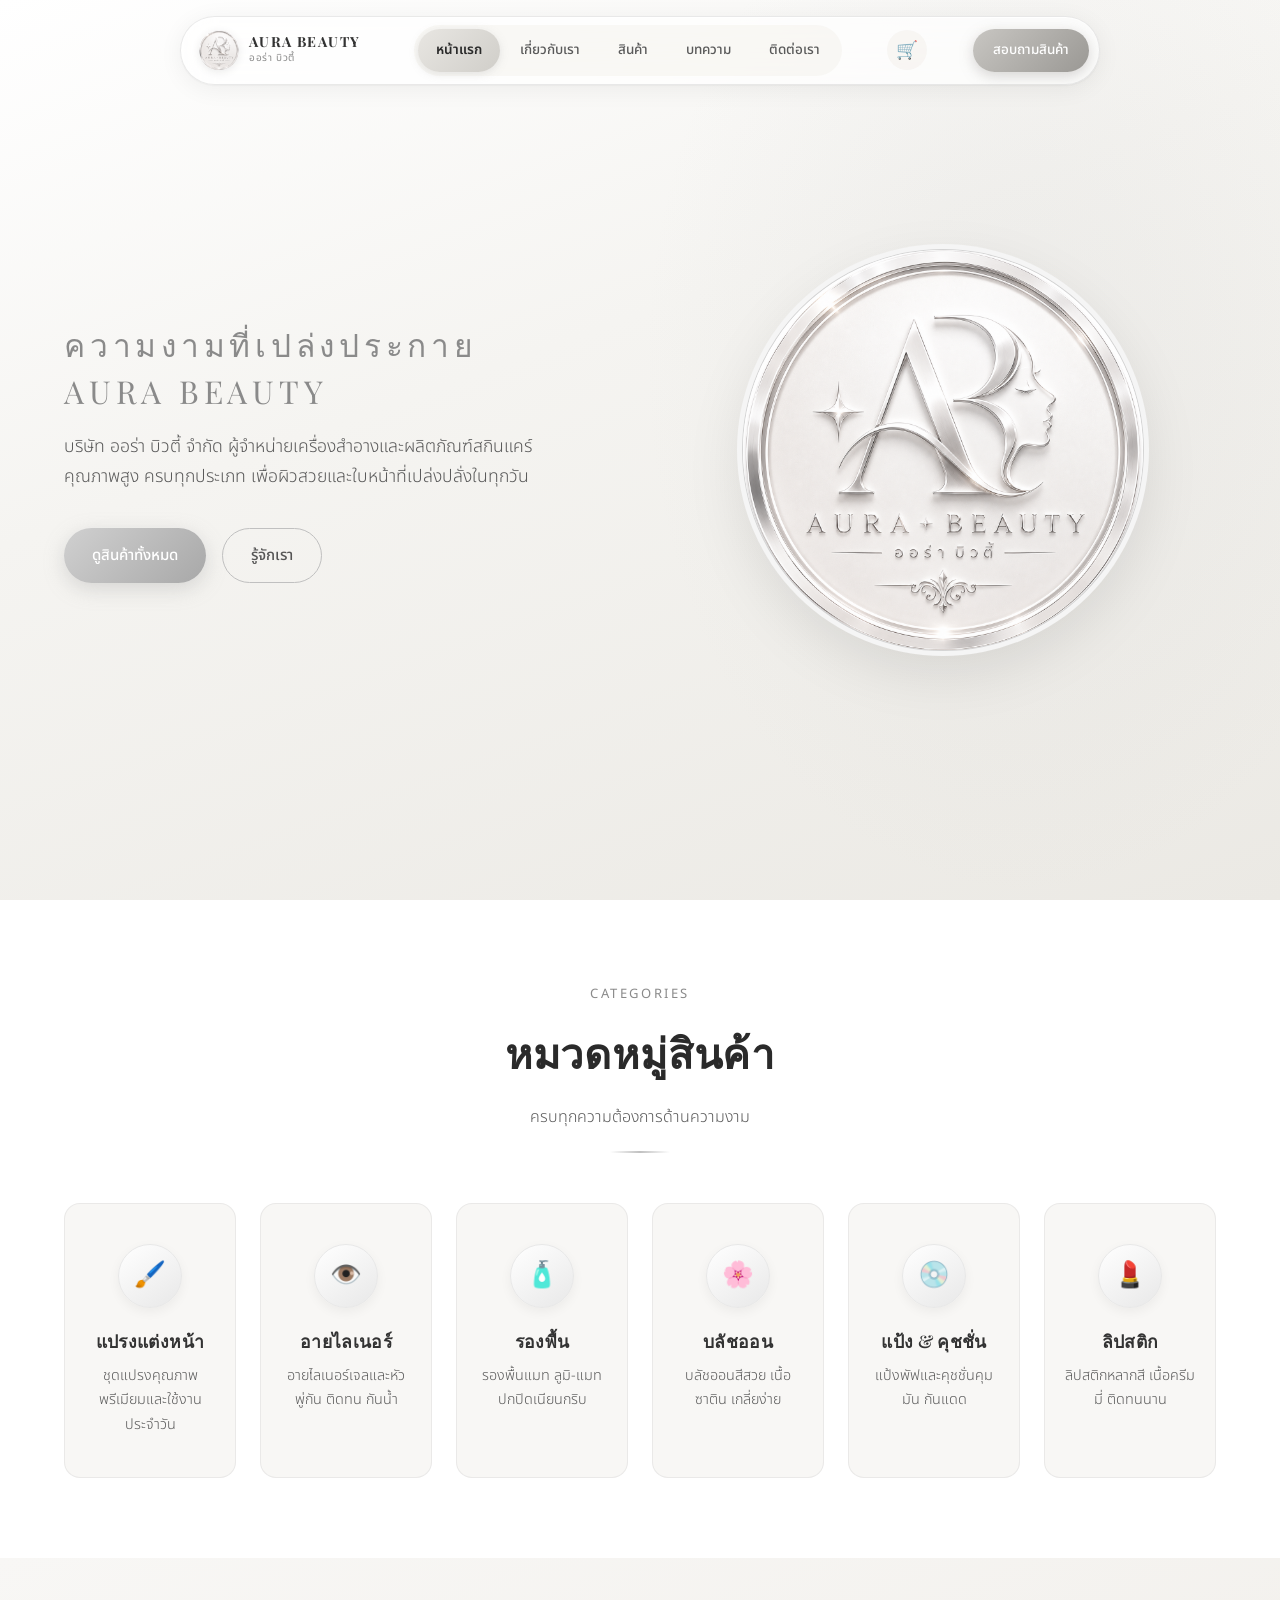
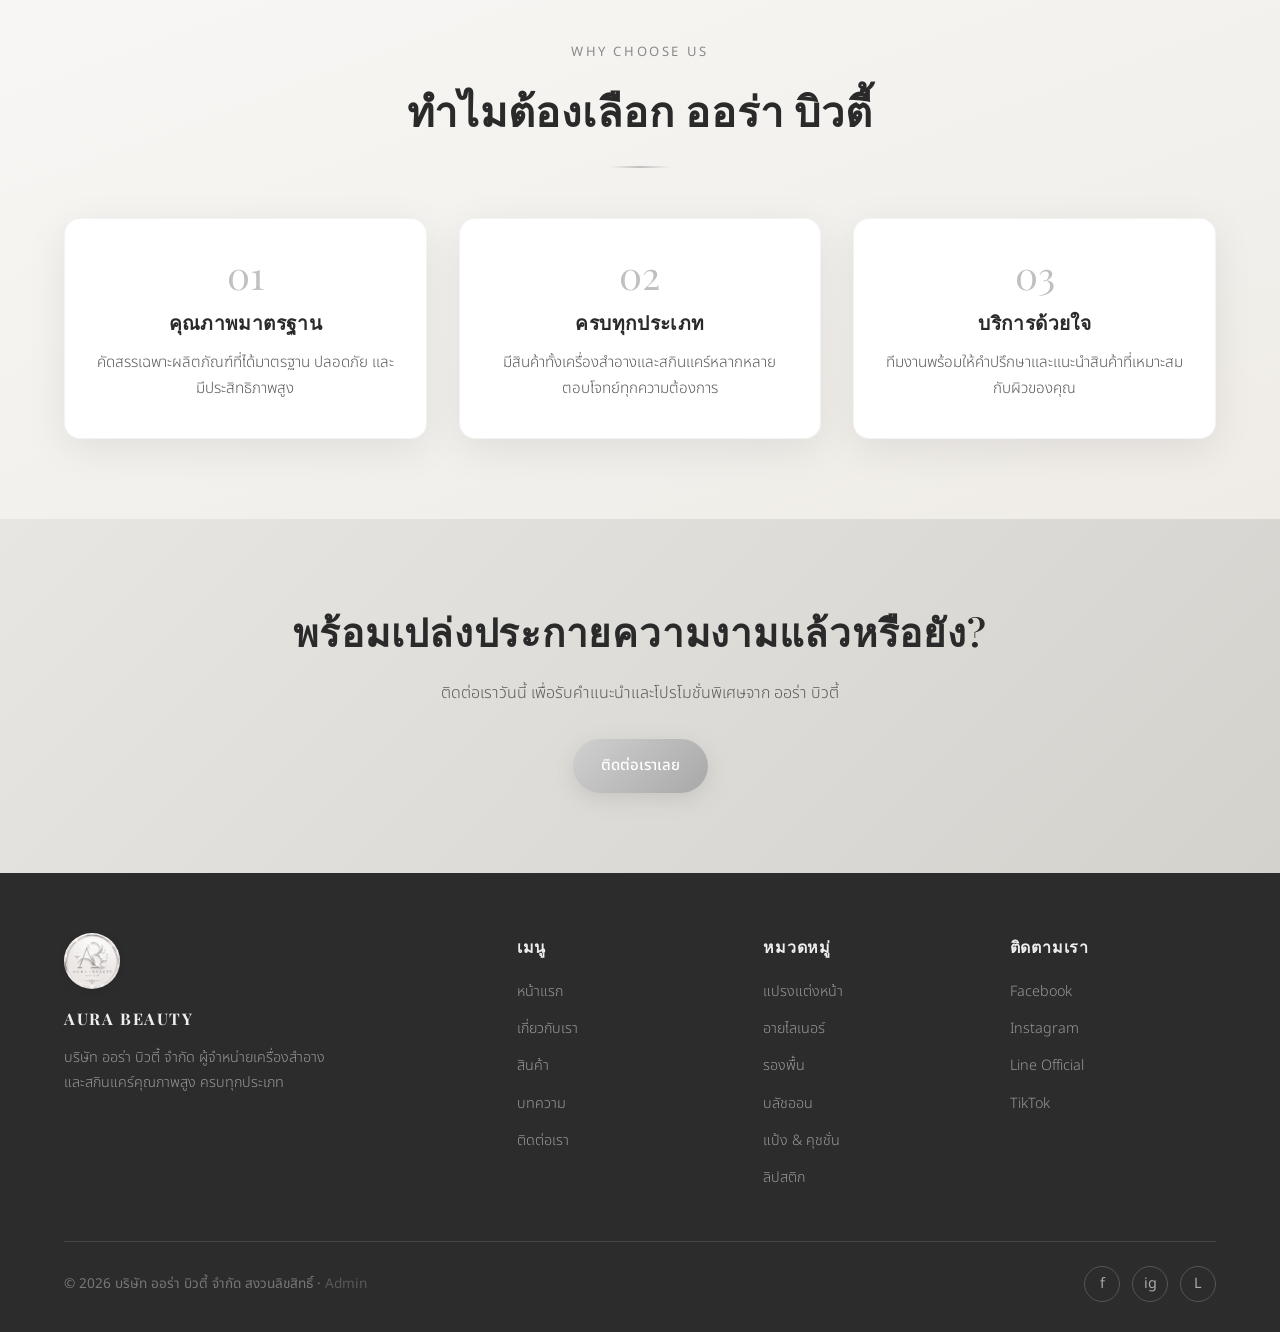
<file: index.html>
<!DOCTYPE html>
<html lang="th">
<head>
  <meta charset="UTF-8" />
  <meta name="viewport" content="width=device-width, initial-scale=1.0" />
  <title>Aura Beauty | ออร่า บิวตี้ – เครื่องสำอาง & สกินแคร์</title>
  <meta name="description" content="บริษัท ออร่า บิวตี้ จำกัด ผู้จำหน่ายเครื่องสำอางและผลิตภัณฑ์สกินแคร์คุณภาพสูง ทุกประเภท" />
  <link rel="preconnect" href="https://fonts.googleapis.com" />
  <link rel="preconnect" href="https://fonts.gstatic.com" crossorigin />
  <link href="https://fonts.googleapis.com/css2?family=Playfair+Display:wght@400;500;600;700&family=Noto+Sans+Thai:wght@300;400;500;600;700&display=swap" rel="stylesheet" />
  <link rel="stylesheet" href="style.css" />
</head>
<body>

      <header id="header">
    <div class="nav-wrap">
      <a href="index.html" class="logo">
        <img src="image/logo.png" alt="Aura Beauty" class="logo-img" />
        <div class="logo-text">
          <strong>AURA BEAUTY</strong>
          <span>ออร่า บิวตี้</span>
        </div>
      </a>
      <ul class="nav-links" id="navLinks">
        <span class="nav-indicator" id="navIndicator"></span>
        <li><a href="index.html" class="active" data-i18n="nav_home">หน้าแรก</a></li>
        <li><a href="about.html" data-i18n="nav_about">เกี่ยวกับเรา</a></li>
        <li><a href="products.html" data-i18n="nav_products">สินค้า</a></li>
        <li><a href="blog.html" data-i18n="nav_blog">บทความ</a></li>
        <li><a href="contact.html" data-i18n="nav_contact">ติดต่อเรา</a></li>
      </ul>
<a href="cart.html" class="cart-link" title="Cart">🛒<span class="cart-badge">0</span></a>
      <a href="contact.html" class="nav-cta" data-i18n="nav_inquiry">สอบถามสินค้า</a>
      <button class="menu-toggle" id="menuToggle" aria-label="เมนู">
        <span></span><span></span><span></span>
      </button>
    </div>
  </header>

  <section class="hero" id="home">
    <div class="container hero-content">
      <div class="hero-text">
        <h1>
          <span data-i18n="hero_title">ความงามที่เปล่งประกาย</span>
          <span>AURA BEAUTY</span>
        </h1>
        <p data-i18n="hero_desc">
          บริษัท ออร่า บิวตี้ จำกัด ผู้จำหน่ายเครื่องสำอางและผลิตภัณฑ์สกินแคร์คุณภาพสูง 
          ครบทุกประเภท เพื่อผิวสวยและใบหน้าที่เปล่งปลั่งในทุกวัน
        </p>
        <div class="hero-btns">
          <a href="products.html" class="btn btn-primary" data-i18n="hero_btn_products">ดูสินค้าทั้งหมด</a>
          <a href="about.html" class="btn btn-outline" data-i18n="hero_btn_about">รู้จักเรา</a>
        </div>
      </div>
      <div class="hero-visual">
        <div class="logo-circle">
          <img src="image/logo.png" alt="Aura Beauty Logo" />
        </div>
      </div>
    </div>
  </section>

  <section class="categories">
    <div class="container">
      <div class="section-header">
        <div class="label">Categories</div>
        <h2>หมวดหมู่สินค้า</h2>
        <p>ครบทุกความต้องการด้านความงาม</p>
        <div class="divider"></div>
      </div>
      <div class="cat-grid">
        <a href="products.html" class="cat-card">
          <div class="cat-icon">🖌️</div>
          <h3>แปรงแต่งหน้า</h3>
          <p>ชุดแปรงคุณภาพพรีเมียมและใช้งานประจำวัน</p>
        </a>
        <a href="products.html" class="cat-card">
          <div class="cat-icon">👁️</div>
          <h3>อายไลเนอร์</h3>
          <p>อายไลเนอร์เจลและหัวพู่กัน ติดทน กันน้ำ</p>
        </a>
        <a href="products.html" class="cat-card">
          <div class="cat-icon">🧴</div>
          <h3>รองพื้น</h3>
          <p>รองพื้นแมท ลูมิ-แมท ปกปิดเนียนกริบ</p>
        </a>
        <a href="products.html" class="cat-card">
          <div class="cat-icon">🌸</div>
          <h3>บลัชออน</h3>
          <p>บลัชออนสีสวย เนื้อซาติน เกลี่ยง่าย</p>
        </a>
        <a href="products.html" class="cat-card">
          <div class="cat-icon">💿</div>
          <h3>แป้ง & คุชชั่น</h3>
          <p>แป้งพัฟและคุชชั่นคุมมัน กันแดด</p>
        </a>
        <a href="products.html" class="cat-card">
          <div class="cat-icon">💄</div>
          <h3>ลิปสติก</h3>
          <p>ลิปสติกหลากสี เนื้อครีมมี่ ติดทนนาน</p>
        </a>
      </div>
    </div>
  </section>

  <section class="why">
    <div class="container">
      <div class="section-header">
        <div class="label">Why Choose Us</div>
        <h2>ทำไมต้องเลือก ออร่า บิวตี้</h2>
        <div class="divider"></div>
      </div>
      <div class="why-grid">
        <div class="why-card">
          <div class="why-num">01</div>
          <h3>คุณภาพมาตรฐาน</h3>
          <p>คัดสรรเฉพาะผลิตภัณฑ์ที่ได้มาตรฐาน ปลอดภัย และมีประสิทธิภาพสูง</p>
        </div>
        <div class="why-card">
          <div class="why-num">02</div>
          <h3>ครบทุกประเภท</h3>
          <p>มีสินค้าทั้งเครื่องสำอางและสกินแคร์หลากหลาย ตอบโจทย์ทุกความต้องการ</p>
        </div>
        <div class="why-card">
          <div class="why-num">03</div>
          <h3>บริการด้วยใจ</h3>
          <p>ทีมงานพร้อมให้คำปรึกษาและแนะนำสินค้าที่เหมาะสมกับผิวของคุณ</p>
        </div>
      </div>
    </div>
  </section>

  <section class="cta">
    <div class="container">
      <h2>พร้อมเปล่งประกายความงามแล้วหรือยัง?</h2>
      <p>ติดต่อเราวันนี้ เพื่อรับคำแนะนำและโปรโมชั่นพิเศษจาก ออร่า บิวตี้</p>
      <a href="contact.html" class="btn btn-primary">ติดต่อเราเลย</a>
    </div>
  </section>

  <footer>
    <div class="container">
      <div class="footer-grid">
        <div class="footer-brand">
          <img src="image/logo.png" alt="Aura Beauty" class="logo-img" />
          <strong style="color:#eee; font-family:'Playfair Display',serif; letter-spacing:0.1em;">AURA BEAUTY</strong>
          <p>บริษัท ออร่า บิวตี้ จำกัด ผู้จำหน่ายเครื่องสำอางและสกินแคร์คุณภาพสูง ครบทุกประเภท</p>
        </div>
        <div class="footer-col">
          <h4>เมนู</h4>
          <ul>
            <li><a href="index.html">หน้าแรก</a></li>
            <li><a href="about.html">เกี่ยวกับเรา</a></li>
            <li><a href="products.html">สินค้า</a></li>
            <li><a href="blog.html">บทความ</a></li>
            <li><a href="contact.html">ติดต่อเรา</a></li>
          </ul>
        </div>
        <div class="footer-col">
          <h4>หมวดหมู่</h4>
          <ul>
            <li><a href="products.html">แปรงแต่งหน้า</a></li>
            <li><a href="products.html">อายไลเนอร์</a></li>
            <li><a href="products.html">รองพื้น</a></li>
            <li><a href="products.html">บลัชออน</a></li>
            <li><a href="products.html">แป้ง & คุชชั่น</a></li>
            <li><a href="products.html">ลิปสติก</a></li>
          </ul>
        </div>
        <div class="footer-col">
          <h4>ติดตามเรา</h4>
          <ul>
            <li><a href="#">Facebook</a></li>
            <li><a href="#">Instagram</a></li>
            <li><a href="#">Line Official</a></li>
            <li><a href="#">TikTok</a></li>
          </ul>
        </div>
      </div>
      <div class="footer-bottom">
        <p>© 2026 บริษัท ออร่า บิวตี้ จำกัด สงวนลิขสิทธิ์ · <a href="admin.html" style="color:inherit;opacity:0.6;">Admin</a></p>
        <div class="socials">
          <a href="#" aria-label="Facebook">f</a>
          <a href="#" aria-label="Instagram">ig</a>
          <a href="#" aria-label="Line">L</a>
        </div>
      </div>
    </div>
  </footer>

  <script src="i18n.js"></script>
  <script src="stock.js"></script>
  <script src="cart.js"></script>
  <script src="script.js"></script>
</body>
</html>
</file>
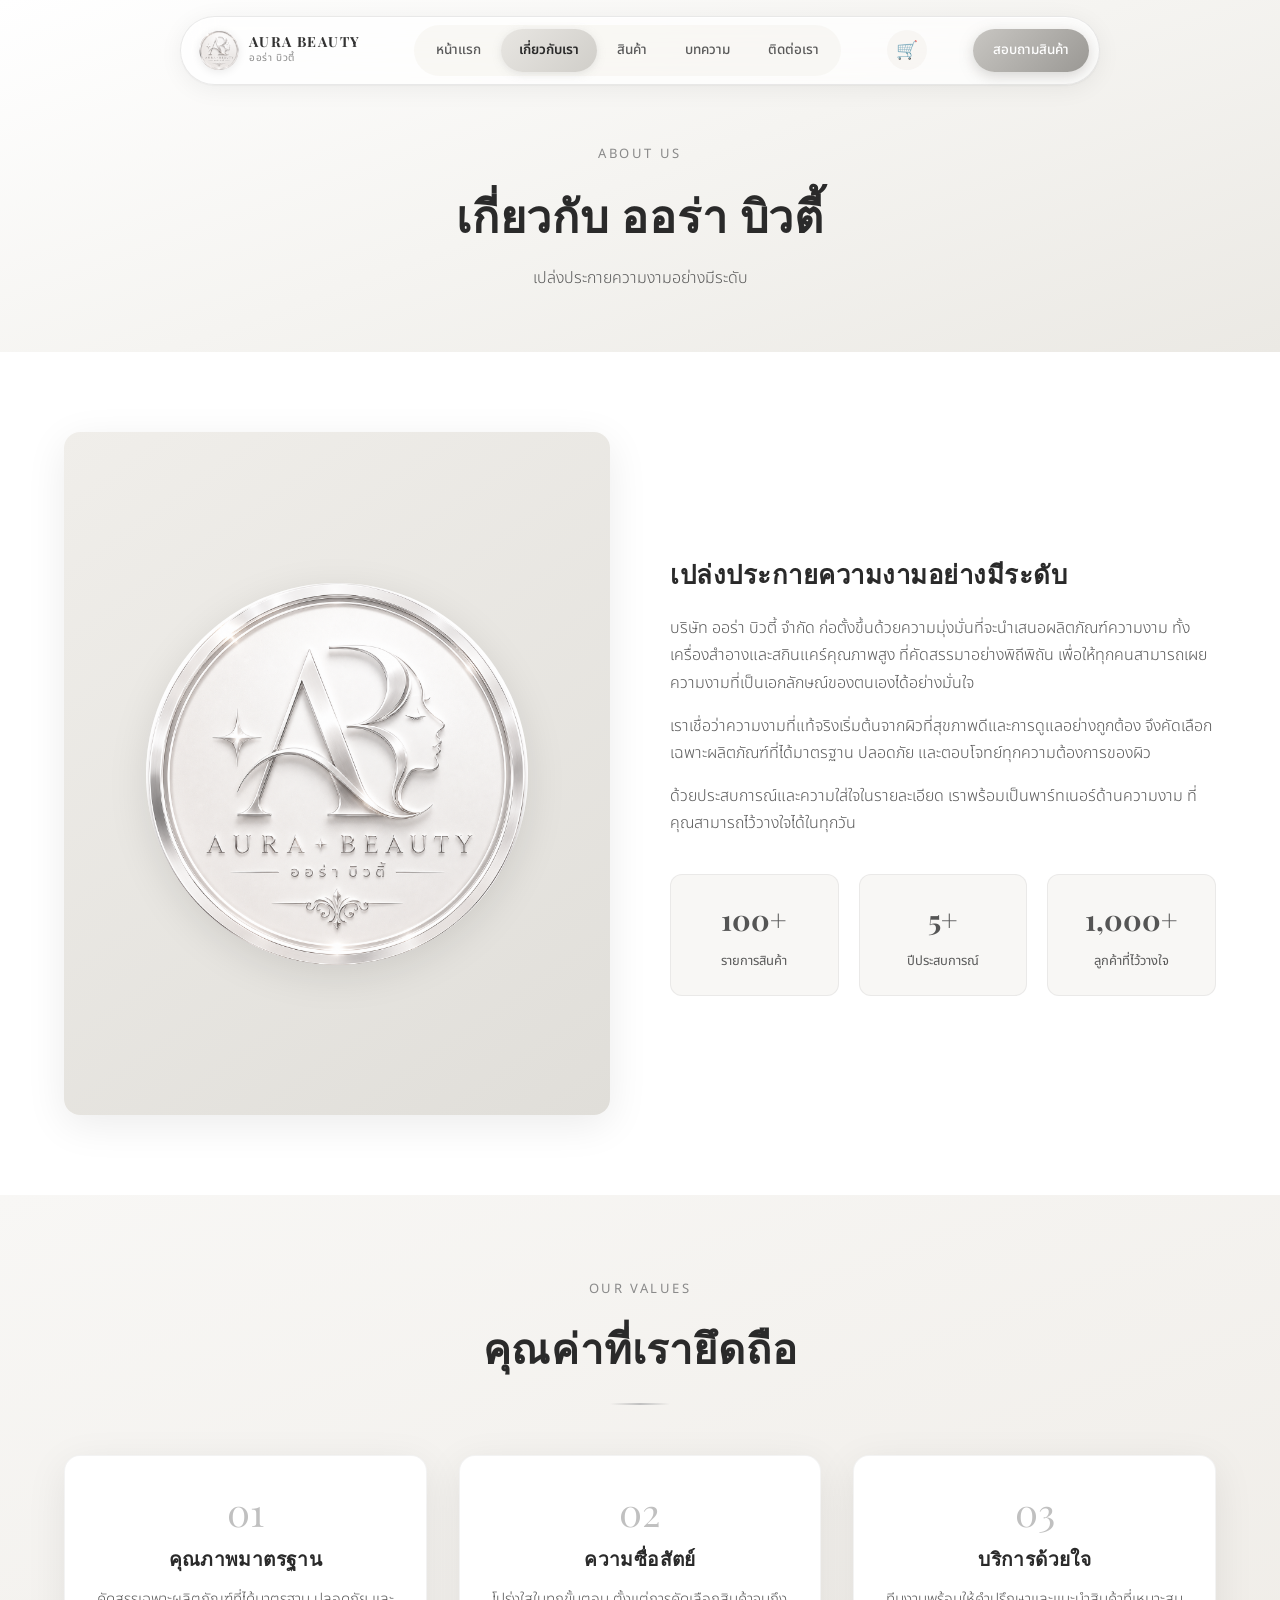
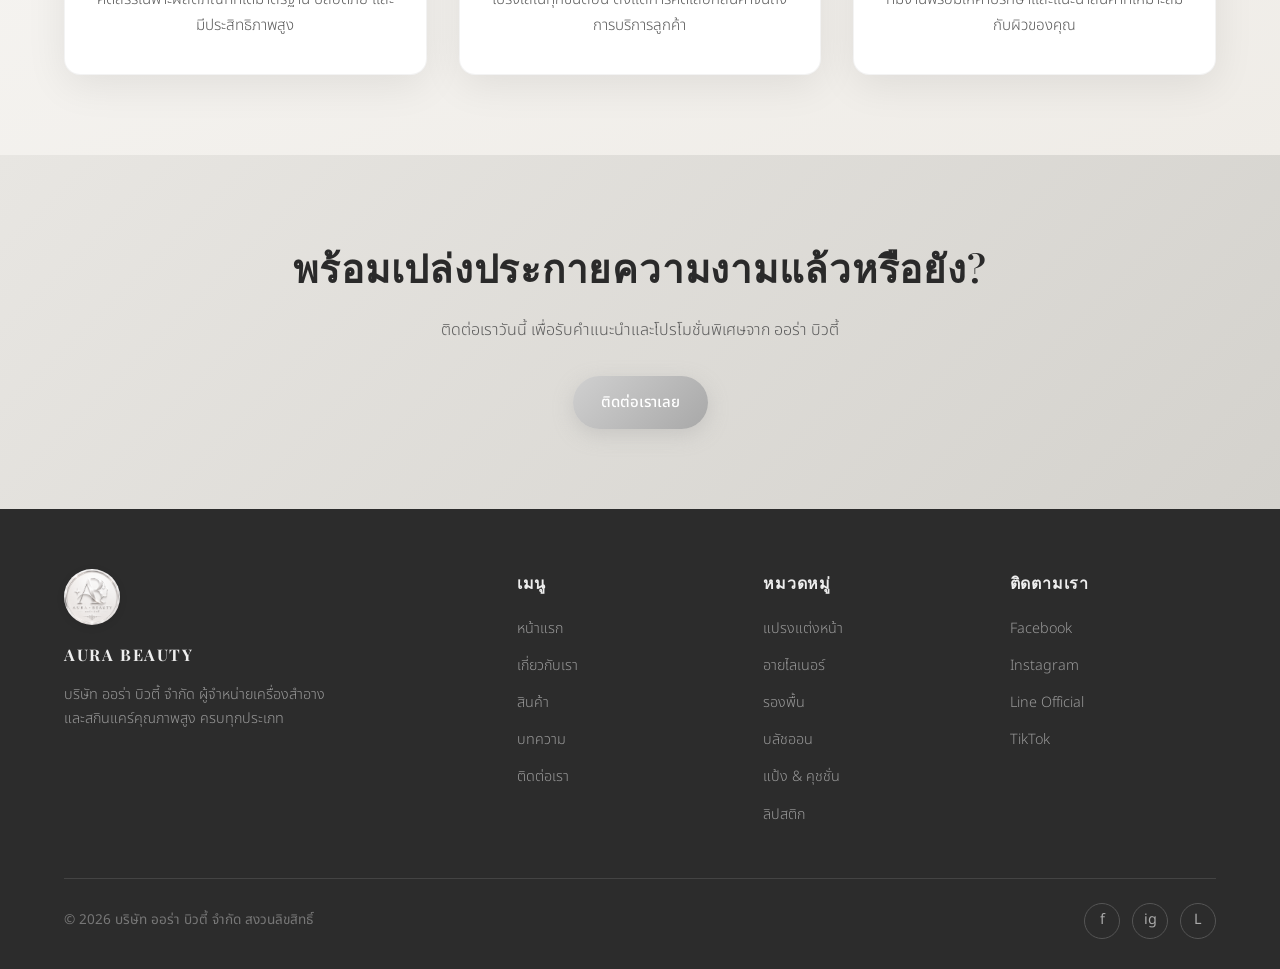
<file: about.html>
<!DOCTYPE html>
<html lang="th">
<head>
  <meta charset="UTF-8" />
  <meta name="viewport" content="width=device-width, initial-scale=1.0" />
  <title>เกี่ยวกับเรา | Aura Beauty – ออร่า บิวตี้</title>
  <meta name="description" content="รู้จักบริษัท ออร่า บิวตี้ จำกัด ผู้จำหน่ายเครื่องสำอางและสกินแคร์คุณภาพสูง" />
  <link rel="preconnect" href="https://fonts.googleapis.com" />
  <link rel="preconnect" href="https://fonts.gstatic.com" crossorigin />
  <link href="https://fonts.googleapis.com/css2?family=Playfair+Display:wght@400;500;600;700&family=Noto+Sans+Thai:wght@300;400;500;600;700&display=swap" rel="stylesheet" />
  <link rel="stylesheet" href="style.css" />
</head>
<body>

      <header id="header">
    <div class="nav-wrap">
      <a href="index.html" class="logo">
        <img src="image/logo.png" alt="Aura Beauty" class="logo-img" />
        <div class="logo-text">
          <strong>AURA BEAUTY</strong>
          <span>ออร่า บิวตี้</span>
        </div>
      </a>
      <ul class="nav-links" id="navLinks">
        <span class="nav-indicator" id="navIndicator"></span>
        <li><a href="index.html" data-i18n="nav_home">หน้าแรก</a></li>
        <li><a href="about.html" class="active" data-i18n="nav_about">เกี่ยวกับเรา</a></li>
        <li><a href="products.html" data-i18n="nav_products">สินค้า</a></li>
        <li><a href="blog.html" data-i18n="nav_blog">บทความ</a></li>
        <li><a href="contact.html" data-i18n="nav_contact">ติดต่อเรา</a></li>
      </ul>
<a href="cart.html" class="cart-link" title="Cart">🛒<span class="cart-badge">0</span></a>
      <a href="contact.html" class="nav-cta" data-i18n="nav_inquiry">สอบถามสินค้า</a>
      <button class="menu-toggle" id="menuToggle" aria-label="เมนู">
        <span></span><span></span><span></span>
      </button>
    </div>
  </header>

  <section class="page-hero">
    <div class="container">
      <div class="label">About Us</div>
      <h1>เกี่ยวกับ ออร่า บิวตี้</h1>
      <p>เปล่งประกายความงามอย่างมีระดับ</p>
    </div>
  </section>

  <section class="about">
    <div class="container">
      <div class="about-grid">
        <div class="about-image"><img src="image/logo.png" alt="Aura Beauty" style="width:70%; height:auto; border-radius:50%; box-shadow:0 10px 40px rgba(0,0,0,0.1);" /></div>
        <div class="about-content">
          <h3>เปล่งประกายความงามอย่างมีระดับ</h3>
          <p>
            บริษัท ออร่า บิวตี้ จำกัด ก่อตั้งขึ้นด้วยความมุ่งมั่นที่จะนำเสนอผลิตภัณฑ์ความงาม 
            ทั้งเครื่องสำอางและสกินแคร์คุณภาพสูง ที่คัดสรรมาอย่างพิถีพิถัน 
            เพื่อให้ทุกคนสามารถเผยความงามที่เป็นเอกลักษณ์ของตนเองได้อย่างมั่นใจ
          </p>
          <p>
            เราเชื่อว่าความงามที่แท้จริงเริ่มต้นจากผิวที่สุขภาพดีและการดูแลอย่างถูกต้อง 
            จึงคัดเลือกเฉพาะผลิตภัณฑ์ที่ได้มาตรฐาน ปลอดภัย และตอบโจทย์ทุกความต้องการของผิว
          </p>
          <p>
            ด้วยประสบการณ์และความใส่ใจในรายละเอียด เราพร้อมเป็นพาร์ทเนอร์ด้านความงาม 
            ที่คุณสามารถไว้วางใจได้ในทุกวัน
          </p>
          <div class="about-stats">
            <div class="stat">
              <strong>100+</strong>
              <span>รายการสินค้า</span>
            </div>
            <div class="stat">
              <strong>5+</strong>
              <span>ปีประสบการณ์</span>
            </div>
            <div class="stat">
              <strong>1,000+</strong>
              <span>ลูกค้าที่ไว้วางใจ</span>
            </div>
          </div>
        </div>
      </div>
    </div>
  </section>

  <section class="why">
    <div class="container">
      <div class="section-header">
        <div class="label">Our Values</div>
        <h2>คุณค่าที่เรายึดถือ</h2>
        <div class="divider"></div>
      </div>
      <div class="why-grid">
        <div class="why-card">
          <div class="why-num">01</div>
          <h3>คุณภาพมาตรฐาน</h3>
          <p>คัดสรรเฉพาะผลิตภัณฑ์ที่ได้มาตรฐาน ปลอดภัย และมีประสิทธิภาพสูง</p>
        </div>
        <div class="why-card">
          <div class="why-num">02</div>
          <h3>ความซื่อสัตย์</h3>
          <p>โปร่งใสในทุกขั้นตอน ตั้งแต่การคัดเลือกสินค้าจนถึงการบริการลูกค้า</p>
        </div>
        <div class="why-card">
          <div class="why-num">03</div>
          <h3>บริการด้วยใจ</h3>
          <p>ทีมงานพร้อมให้คำปรึกษาและแนะนำสินค้าที่เหมาะสมกับผิวของคุณ</p>
        </div>
      </div>
    </div>
  </section>

  <section class="cta">
    <div class="container">
      <h2>พร้อมเปล่งประกายความงามแล้วหรือยัง?</h2>
      <p>ติดต่อเราวันนี้ เพื่อรับคำแนะนำและโปรโมชั่นพิเศษจาก ออร่า บิวตี้</p>
      <a href="contact.html" class="btn btn-primary">ติดต่อเราเลย</a>
    </div>
  </section>

  <footer>
    <div class="container">
      <div class="footer-grid">
        <div class="footer-brand">
          <img src="image/logo.png" alt="Aura Beauty" class="logo-img" />
          <strong style="color:#eee; font-family:'Playfair Display',serif; letter-spacing:0.1em;">AURA BEAUTY</strong>
          <p>บริษัท ออร่า บิวตี้ จำกัด ผู้จำหน่ายเครื่องสำอางและสกินแคร์คุณภาพสูง ครบทุกประเภท</p>
        </div>
        <div class="footer-col">
          <h4>เมนู</h4>
          <ul>
            <li><a href="index.html">หน้าแรก</a></li>
            <li><a href="about.html">เกี่ยวกับเรา</a></li>
            <li><a href="products.html">สินค้า</a></li>
            <li><a href="blog.html">บทความ</a></li>
            <li><a href="contact.html">ติดต่อเรา</a></li>
          </ul>
        </div>
        <div class="footer-col">
          <h4>หมวดหมู่</h4>
          <ul>
            <li><a href="products.html">แปรงแต่งหน้า</a></li>
            <li><a href="products.html">อายไลเนอร์</a></li>
            <li><a href="products.html">รองพื้น</a></li>
            <li><a href="products.html">บลัชออน</a></li>
            <li><a href="products.html">แป้ง & คุชชั่น</a></li>
            <li><a href="products.html">ลิปสติก</a></li>
          </ul>
        </div>
        <div class="footer-col">
          <h4>ติดตามเรา</h4>
          <ul>
            <li><a href="#">Facebook</a></li>
            <li><a href="#">Instagram</a></li>
            <li><a href="#">Line Official</a></li>
            <li><a href="#">TikTok</a></li>
          </ul>
        </div>
      </div>
      <div class="footer-bottom">
        <p>© 2026 บริษัท ออร่า บิวตี้ จำกัด สงวนลิขสิทธิ์</p>
        <div class="socials">
          <a href="#" aria-label="Facebook">f</a>
          <a href="#" aria-label="Instagram">ig</a>
          <a href="#" aria-label="Line">L</a>
        </div>
      </div>
    </div>
  </footer>

  <script src="i18n.js"></script>
  <script src="cart.js"></script>
  <script src="script.js"></script>
</body>
</html>
</file>
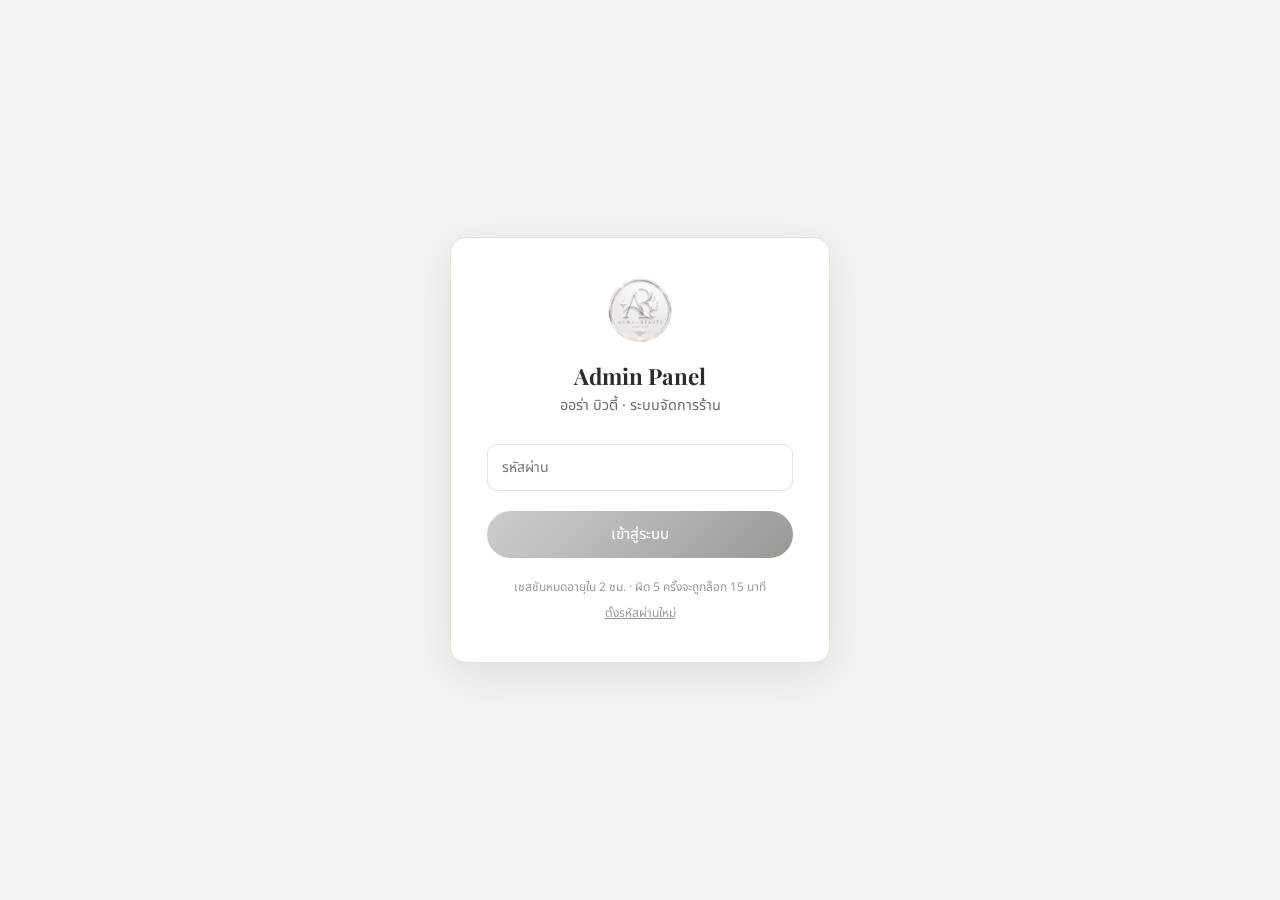
<file: admin.html>
<!DOCTYPE html>
<html lang="th">
<head>
  <meta charset="UTF-8" />
  <meta name="viewport" content="width=device-width, initial-scale=1.0" />
  <title>Admin | Aura Beauty</title>
  <link href="https://fonts.googleapis.com/css2?family=Playfair+Display:wght@400;600;700&family=Noto+Sans+Thai:wght@300;400;500;600;700&display=swap" rel="stylesheet" />
  <style>
    :root {
      --bg: #f4f2ef;
      --card: #fff;
      --border: #e4e2de;
      --text: #2c2c2c;
      --muted: #6a6a6a;
      --accent: #a8a6a2;
      --silver: #c0c0c0;
      --ok: #2e7d32;
      --warn: #e65100;
      --danger: #c62828;
    }
    * { box-sizing: border-box; margin: 0; padding: 0; }
    body {
      font-family: 'Noto Sans Thai', sans-serif;
      background: var(--bg);
      color: var(--text);
      min-height: 100vh;
    }
    h1, h2, h3 { font-family: 'Playfair Display', serif; }

    /* Login */
    .login-wrap {
      min-height: 100vh;
      display: flex;
      align-items: center;
      justify-content: center;
      padding: 24px;
    }
    .login-box {
      background: var(--card);
      border-radius: 16px;
      padding: 40px 36px;
      width: 100%;
      max-width: 380px;
      box-shadow: 0 12px 40px rgba(0,0,0,0.08);
      border: 1px solid var(--border);
      text-align: center;
    }
    .login-box img {
      width: 64px;
      height: 64px;
      border-radius: 50%;
      margin-bottom: 12px;
    }
    .login-box h1 { font-size: 1.4rem; margin-bottom: 4px; }
    .login-box .sub { color: var(--muted); font-size: 0.9rem; margin-bottom: 28px; }
    .login-box input {
      width: 100%;
      padding: 12px 14px;
      border: 1.5px solid var(--border);
      border-radius: 10px;
      font-family: inherit;
      font-size: 14px;
      margin-bottom: 12px;
      outline: none;
    }
    .login-box input:focus { border-color: var(--accent); }
    .login-box button {
      width: 100%;
      padding: 12px;
      border: none;
      border-radius: 100px;
      background: linear-gradient(135deg, #d0ceca, #9a9894);
      color: #fff;
      font-family: inherit;
      font-size: 15px;
      font-weight: 500;
      cursor: pointer;
      margin-top: 8px;
    }
    .login-box button:hover { opacity: 0.92; }
    .login-error {
      color: var(--danger);
      font-size: 13px;
      margin-top: 12px;
      display: none;
    }
    .login-hint {
      margin-top: 20px;
      font-size: 12px;
      color: #999;
    }

    /* Admin shell */
    .admin { display: none; min-height: 100vh; }
    .admin-sidebar {
      position: fixed;
      left: 0; top: 0; bottom: 0;
      width: 240px;
      background: #2c2c2c;
      color: #ddd;
      padding: 24px 0;
      z-index: 100;
    }
    .admin-brand {
      display: flex;
      align-items: center;
      gap: 10px;
      padding: 0 20px 24px;
      border-bottom: 1px solid #444;
      margin-bottom: 16px;
    }
    .admin-brand img {
      width: 40px;
      height: 40px;
      border-radius: 50%;
    }
    .admin-brand strong {
      font-family: 'Playfair Display', serif;
      color: #fff;
      font-size: 14px;
      letter-spacing: 0.08em;
    }
    .admin-brand span { font-size: 11px; color: #999; }
    .admin-nav a {
      display: block;
      padding: 12px 24px;
      color: #aaa;
      text-decoration: none;
      font-size: 14px;
      transition: all 0.2s;
      border-left: 3px solid transparent;
    }
    .admin-nav a:hover, .admin-nav a.active {
      color: #fff;
      background: rgba(255,255,255,0.06);
      border-left-color: var(--silver);
    }
    .admin-main {
      margin-left: 240px;
      padding: 28px 32px;
    }
    .admin-header {
      display: flex;
      justify-content: space-between;
      align-items: center;
      margin-bottom: 28px;
    }
    .admin-header h1 { font-size: 1.5rem; }
    .btn-sm {
      padding: 8px 16px;
      border-radius: 100px;
      border: 1.5px solid var(--border);
      background: #fff;
      font-family: inherit;
      font-size: 13px;
      cursor: pointer;
      color: var(--text);
      text-decoration: none;
      display: inline-flex;
      align-items: center;
      gap: 6px;
    }
    .btn-sm:hover { background: #f5f3ef; }
    .btn-sm.primary {
      background: linear-gradient(135deg, #d0ceca, #9a9894);
      color: #fff;
      border: none;
    }
    .btn-sm.danger { color: var(--danger); border-color: #ef9a9a; }
    .btn-sm.ok { color: var(--ok); border-color: #a5d6a7; }

    /* Stats */
    .stats {
      display: grid;
      grid-template-columns: repeat(auto-fit, minmax(180px, 1fr));
      gap: 16px;
      margin-bottom: 28px;
    }
    .stat-card {
      background: var(--card);
      border-radius: 14px;
      padding: 20px;
      border: 1px solid var(--border);
      box-shadow: 0 2px 12px rgba(0,0,0,0.03);
    }
    .stat-card .label { font-size: 12px; color: var(--muted); margin-bottom: 6px; }
    .stat-card .value {
      font-family: 'Playfair Display', serif;
      font-size: 1.8rem;
      color: #333;
    }
    .stat-card .sub { font-size: 12px; color: #999; margin-top: 4px; }

    /* Panel */
    .panel {
      background: var(--card);
      border-radius: 14px;
      border: 1px solid var(--border);
      box-shadow: 0 2px 12px rgba(0,0,0,0.03);
      overflow: hidden;
      margin-bottom: 24px;
    }
    .panel-head {
      padding: 16px 20px;
      border-bottom: 1px solid var(--border);
      display: flex;
      justify-content: space-between;
      align-items: center;
    }
    .panel-head h2 { font-size: 1.1rem; }
    .panel-body { padding: 0; }

    table.admin-table {
      width: 100%;
      border-collapse: collapse;
      font-size: 13.5px;
    }
    table.admin-table th {
      text-align: left;
      padding: 12px 16px;
      background: #faf9f7;
      color: var(--muted);
      font-weight: 500;
      font-size: 12px;
      border-bottom: 1px solid var(--border);
    }
    table.admin-table td {
      padding: 12px 16px;
      border-bottom: 1px solid #f0eeea;
      vertical-align: middle;
    }
    table.admin-table tr:hover td { background: #faf9f7; }
    .badge {
      display: inline-block;
      padding: 3px 10px;
      border-radius: 100px;
      font-size: 11px;
      font-weight: 600;
    }
    .badge-paid { background: #e8f5e9; color: var(--ok); }
    .badge-cod { background: #fff3e0; color: var(--warn); }
    .badge-done { background: #e3f2fd; color: #1565c0; }

    .empty-state {
      text-align: center;
      padding: 48px 20px;
      color: var(--muted);
    }

    /* Order detail modal */
    .modal-overlay {
      display: none;
      position: fixed;
      inset: 0;
      background: rgba(0,0,0,0.4);
      z-index: 200;
      align-items: center;
      justify-content: center;
      padding: 20px;
    }
    .modal-overlay.show { display: flex; }
    .modal {
      background: #fff;
      border-radius: 16px;
      max-width: 560px;
      width: 100%;
      max-height: 90vh;
      overflow-y: auto;
      padding: 28px;
      box-shadow: 0 20px 60px rgba(0,0,0,0.15);
    }
    .modal h2 { margin-bottom: 16px; font-size: 1.25rem; }
    .modal .meta { font-size: 13px; color: var(--muted); margin-bottom: 16px; }
    .modal .meta strong { color: var(--text); }
    .modal table { width: 100%; font-size: 13px; margin: 12px 0; border-collapse: collapse; }
    .modal table td, .modal table th {
      padding: 8px 6px;
      border-bottom: 1px solid #eee;
      text-align: left;
    }
    .modal .total {
      text-align: right;
      font-size: 1.1rem;
      margin-top: 12px;
      font-family: 'Playfair Display', serif;
    }
    .modal-actions {
      display: flex;
      flex-wrap: wrap;
      gap: 8px;
      margin-top: 20px;
    }

    .tab-panel { display: none; }
    .tab-panel.active { display: block; }

    .product-thumb {
      width: 36px;
      height: 36px;
      object-fit: contain;
      background: #f8f7f5;
      border-radius: 6px;
    }

    @media (max-width: 768px) {
      .admin-sidebar {
        width: 100%;
        height: auto;
        position: relative;
        padding: 12px 0;
      }
      .admin-main { margin-left: 0; padding: 16px; }
      .admin-nav { display: flex; overflow-x: auto; }
      .admin-nav a { border-left: none; border-bottom: 3px solid transparent; white-space: nowrap; }
      .admin-nav a.active { border-bottom-color: var(--silver); }
    }

    /* ===== Modern Dashboard (Quixotic-inspired) ===== */
    .admin-main {
      background: #f0eeea;
    }
    .dash-welcome {
      display: flex;
      justify-content: space-between;
      align-items: flex-start;
      flex-wrap: wrap;
      gap: 16px;
      margin-bottom: 28px;
    }
    .dash-welcome h1 {
      font-size: 1.75rem;
      font-weight: 600;
      color: #1a1a1a;
    }
    .dash-welcome .hello {
      color: #888;
      font-size: 0.95rem;
      margin-top: 4px;
      font-family: 'Noto Sans Thai', sans-serif;
    }
    .dash-welcome-actions {
      display: flex;
      gap: 10px;
      align-items: center;
      flex-wrap: wrap;
    }
    .date-pill {
      background: #fff;
      border: 1px solid #e4e2de;
      border-radius: 100px;
      padding: 8px 16px;
      font-size: 13px;
      color: #555;
    }
    .dash-grid {
      display: grid;
      grid-template-columns: 1.1fr 1.4fr 1fr;
      gap: 18px;
      margin-bottom: 18px;
    }
    .dash-card {
      background: #fff;
      border-radius: 20px;
      padding: 22px 24px;
      border: 1px solid rgba(0,0,0,0.04);
      box-shadow: 0 4px 24px rgba(0,0,0,0.04);
      position: relative;
    }
    .dash-card .card-label {
      font-size: 13px;
      color: #888;
      margin-bottom: 4px;
    }
    .dash-card .card-title {
      font-size: 14px;
      font-weight: 600;
      color: #333;
      margin-bottom: 16px;
    }
    .dash-card-hero {
      background: linear-gradient(145deg, #5c5c5c 0%, #3a3a3a 100%);
      color: #fff;
      border: none;
    }
    .dash-card-hero .card-label { color: rgba(255,255,255,0.7); }
    .dash-card-hero .card-title { color: #fff; }
    .hero-amount {
      font-family: 'Playfair Display', serif;
      font-size: 2rem;
      font-weight: 600;
      margin: 12px 0 8px;
      letter-spacing: -0.02em;
    }
    .hero-meta {
      font-size: 12px;
      opacity: 0.75;
      display: flex;
      justify-content: space-between;
      margin-top: 16px;
      padding-top: 12px;
      border-top: 1px solid rgba(255,255,255,0.15);
    }
    .chip {
      display: inline-block;
      padding: 3px 10px;
      border-radius: 100px;
      font-size: 11px;
      font-weight: 600;
    }
    .chip-up { background: #e8f5e9; color: #2e7d32; }
    .chip-warn { background: #fff3e0; color: #e65100; }
    .chip-neutral { background: #f5f5f5; color: #666; }
    .dash-card-hero .chip-up {
      background: rgba(255,255,255,0.2);
      color: #fff;
    }

    /* Mini chart bars */
    .bar-chart {
      display: flex;
      align-items: flex-end;
      gap: 10px;
      height: 140px;
      padding-top: 8px;
    }
    .bar-col {
      flex: 1;
      display: flex;
      flex-direction: column;
      align-items: center;
      height: 100%;
      justify-content: flex-end;
      gap: 6px;
    }
    .bar {
      width: 100%;
      max-width: 36px;
      border-radius: 10px 10px 5px 5px;
      background: linear-gradient(180deg, #e8e8e8 0%, #c0c0c0 50%, #9a9a9a 100%);
      min-height: 8px;
      transition: height 0.45s cubic-bezier(.22,.68,0,1.2);
      position: relative;
      box-shadow: 0 2px 8px rgba(138, 138, 138, 0.2);
    }
    .bar.peak {
      background: linear-gradient(180deg, #f0f0f0 0%, #b0b0b0 35%, #5a5a5a 100%);
      box-shadow: 0 3px 12px rgba(90, 90, 90, 0.28);
    }
    .bar-label {
      font-size: 10px;
      color: #999;
    }
    .chart-toggle {
      display: flex;
      gap: 4px;
      background: #f5f3ef;
      border-radius: 100px;
      padding: 3px;
      float: right;
      margin-top: -4px;
    }
    .chart-toggle button {
      border: none;
      background: transparent;
      padding: 4px 12px;
      border-radius: 100px;
      font-size: 11px;
      font-family: inherit;
      cursor: pointer;
      color: #888;
    }
    .chart-toggle button.active {
      background: #fff;
      color: #333;
      box-shadow: 0 1px 4px rgba(0,0,0,0.08);
    }

    .mini-stats {
      display: grid;
      grid-template-columns: 1fr 1fr;
      gap: 12px;
      margin-top: 14px;
    }
    .mini-stat {
      background: #f8f7f5;
      border-radius: 12px;
      padding: 12px 14px;
    }
    .mini-stat .ms-label { font-size: 11px; color: #888; }
    .mini-stat .ms-value {
      font-family: 'Playfair Display', serif;
      font-size: 1.25rem;
      margin-top: 2px;
    }

    .sparkline {
      height: 48px;
      margin-top: 12px;
      display: flex;
      align-items: flex-end;
      gap: 3px;
    }
    .sparkline span {
      flex: 1;
      background: #c8c6c2;
      border-radius: 2px;
      opacity: 0.7;
    }

    .dash-bottom {
      display: grid;
      grid-template-columns: 1.6fr 1fr;
      gap: 18px;
    }
    .history-row {
      display: flex;
      align-items: center;
      gap: 12px;
      padding: 12px 0;
      border-bottom: 1px solid #f0eeea;
    }
    .history-row:last-child { border-bottom: none; }
    .history-icon {
      width: 40px;
      height: 40px;
      border-radius: 12px;
      background: #f5f3ef;
      display: flex;
      align-items: center;
      justify-content: center;
      font-size: 1.1rem;
      flex-shrink: 0;
    }
    .history-info { flex: 1; min-width: 0; }
    .history-info .name {
      font-weight: 500;
      font-size: 13.5px;
      white-space: nowrap;
      overflow: hidden;
      text-overflow: ellipsis;
    }
    .history-info .date { font-size: 11px; color: #999; margin-top: 2px; }
    .history-amount { font-weight: 600; font-size: 13.5px; text-align: right; }
    .history-status {
      font-size: 11px;
      font-weight: 600;
      margin-top: 2px;
      text-align: right;
    }
    .history-status.ok { color: #2e7d32; }
    .history-status.warn { color: #e65100; }
    .history-status.done { color: #1565c0; }

    .sidebar-icon-nav {
      display: flex;
      flex-direction: column;
      gap: 4px;
      padding: 0 12px;
    }
    .sidebar-icon-nav a {
      width: 44px;
      height: 44px;
      border-radius: 12px;
      display: flex;
      align-items: center;
      justify-content: center;
      font-size: 1.15rem;
      color: #aaa;
      text-decoration: none;
      margin: 0 auto;
      transition: all 0.2s;
    }
    .sidebar-icon-nav a:hover,
    .sidebar-icon-nav a.active {
      background: rgba(255,255,255,0.12);
      color: #fff;
    }

    @media (max-width: 1100px) {
      .dash-grid { grid-template-columns: 1fr 1fr; }
      .dash-grid .dash-card:last-child { grid-column: span 2; }
    }
    @media (max-width: 768px) {
      .dash-grid, .dash-bottom { grid-template-columns: 1fr; }
      .dash-grid .dash-card:last-child { grid-column: auto; }
    }


    .stock-alert-banner {
      background: linear-gradient(90deg, #fff3e0, #ffe0b2);
      border: 1px solid #ffcc80;
      border-radius: 14px;
      padding: 14px 18px;
      margin-bottom: 20px;
      display: flex;
      align-items: flex-start;
      gap: 12px;
      flex-wrap: wrap;
    }
    .stock-alert-banner .alert-icon { font-size: 1.4rem; flex-shrink: 0; }
    .stock-alert-banner .alert-body { flex: 1; min-width: 200px; }
    .stock-alert-banner .alert-title { font-weight: 600; color: #e65100; font-size: 14px; margin-bottom: 4px; }
    .stock-alert-banner .alert-list { font-size: 13px; color: #bf360c; }
    .stock-alert-banner .alert-list span { display: inline-block; margin: 2px 8px 2px 0; }
    .nav-badge {
      display: inline-flex;
      align-items: center;
      justify-content: center;
      min-width: 18px;
      height: 18px;
      background: #e65100;
      color: #fff;
      font-size: 10px;
      font-weight: 700;
      border-radius: 50%;
      padding: 0 4px;
      margin-left: 6px;
    }
    .settings-row {
      display: flex;
      align-items: center;
      justify-content: space-between;
      gap: 16px;
      padding: 16px 20px;
      border-bottom: 1px solid var(--border);
      flex-wrap: wrap;
    }
    .settings-row label { font-size: 14px; font-weight: 500; }
    .settings-row .hint { font-size: 12px; color: var(--muted); margin-top: 4px; }
    .settings-row input[type="number"] {
      width: 80px;
      padding: 8px 12px;
      border: 1.5px solid var(--border);
      border-radius: 10px;
      font-family: inherit;
      text-align: center;
    }
  

    /* Line chart */
    .line-chart-wrap {
      position: relative;
      width: 100%;
      min-height: 200px;
      margin-top: 8px;
      background: linear-gradient(180deg, #fafaf9 0%, #fff 100%);
      border-radius: 12px;
      padding: 8px 4px 4px;
    }
    .line-chart-wrap svg {
      width: 100%;
      height: 100%;
      overflow: visible;
    }
    .line-chart-legend {
      display: flex;
      gap: 16px;
      flex-wrap: wrap;
      margin-top: 10px;
      font-size: 12px;
      color: #666;
    }
    .line-chart-legend span {
      display: inline-flex;
      align-items: center;
      gap: 6px;
    }
    .line-chart-legend i {
      width: 10px;
      height: 10px;
      border-radius: 50%;
      display: inline-block;
    }

    /* Pie / Donut chart */
    .pie-chart-wrap {
      display: flex;
      align-items: center;
      gap: 24px;
      flex-wrap: wrap;
      margin-top: 8px;
    }
    .pie-chart-svg {
      width: 160px;
      height: 160px;
      flex-shrink: 0;
    }
    .pie-legend {
      flex: 1;
      min-width: 140px;
      display: flex;
      flex-direction: column;
      gap: 10px;
    }
    .pie-legend-row {
      display: flex;
      align-items: center;
      gap: 10px;
      font-size: 13px;
      color: #444;
    }
    .pie-legend-row .dot {
      width: 12px;
      height: 12px;
      border-radius: 50%;
      flex-shrink: 0;
      box-shadow: 0 1px 4px rgba(0,0,0,0.12);
    }
    .line-chart-legend i {
      box-shadow: 0 1px 4px rgba(138, 138, 138, 0.35);
    }
    .pie-legend-row .val {
      margin-left: auto;
      font-weight: 600;
      color: #222;
    }
    .pie-center-text {
      font-size: 12px;
      fill: #8a8a8a;
      text-anchor: middle;
      font-family: inherit;
    }
    .pie-center-num {
      font-size: 22px;
      font-weight: 700;
      fill: #2c2c2c;
      text-anchor: middle;
      font-family: inherit;
    }

    .dash-charts {
      display: grid;
      grid-template-columns: 1.2fr 1fr;
      gap: 20px;
      margin-bottom: 20px;
    }
    @media (max-width: 900px) {
      .dash-charts { grid-template-columns: 1fr; }
    }

  </style>
</head>
<body>

  <!-- Login -->
  <div class="login-wrap" id="loginScreen">
    <div class="login-box">
      <img src="image/logo.png" alt="Aura Beauty" />
      <h1>Admin Panel</h1>
      <p class="sub">ออร่า บิวตี้ · ระบบจัดการร้าน</p>
      <form onsubmit="doLogin(event)" id="loginForm">
        <input type="password" id="adminPass" placeholder="รหัสผ่าน" required autocomplete="current-password" minlength="6" />
        <button type="submit" id="loginBtn">เข้าสู่ระบบ</button>
      </form>
      <p class="login-error" id="loginError"></p>
      <p class="login-hint" id="loginHint">เซสชันหมดอายุใน 2 ชม. · ผิด 5 ครั้งจะถูกล็อก 15 นาที</p>
      <p class="login-hint" style="margin-top:8px;"><a href="#" onclick="showChangePass();return false;" style="color:#999;">ตั้งรหัสผ่านใหม่</a></p>
      <div id="changePassBox" style="display:none;margin-top:20px;text-align:left;">
        <p style="font-size:13px;margin-bottom:10px;color:#666;">เปลี่ยนรหัสผ่าน (ต้องล็อกอินก่อน หรือใช้รหัสเดิม)</p>
        <input type="password" id="oldPass" placeholder="รหัสผ่านปัจจุบัน" style="width:100%;padding:10px;margin-bottom:8px;border:1.5px solid #e4e2de;border-radius:10px;font-family:inherit;" />
        <input type="password" id="newPass" placeholder="รหัสผ่านใหม่ (อย่างน้อย 8 ตัว)" minlength="8" style="width:100%;padding:10px;margin-bottom:8px;border:1.5px solid #e4e2de;border-radius:10px;font-family:inherit;" />
        <input type="password" id="newPass2" placeholder="ยืนยันรหัสผ่านใหม่" minlength="8" style="width:100%;padding:10px;margin-bottom:8px;border:1.5px solid #e4e2de;border-radius:10px;font-family:inherit;" />
        <button type="button" onclick="changePassword()" style="width:100%;padding:10px;border:none;border-radius:100px;background:linear-gradient(135deg,#d0ceca,#9a9894);color:#fff;font-family:inherit;cursor:pointer;">บันทึกรหัสผ่านใหม่</button>
      </div>
    </div>
  </div>

  <!-- Admin -->
  <div class="admin" id="adminApp">
    <aside class="admin-sidebar">
      <div class="admin-brand">
        <img src="image/logo.png" alt="" />
        <div>
          <strong>AURA BEAUTY</strong><br/>
          <span>Admin</span>
        </div>
      </div>
      <nav class="admin-nav">
        <a href="#" class="active" data-tab="dashboard" onclick="showTab('dashboard', this)">📊 ภาพรวม</a>
        <a href="#" data-tab="orders" onclick="showTab('orders', this)">📦 ออเดอร์</a>
        <a href="#" data-tab="products" onclick="showTab('products', this)">💄 สินค้า<span class="nav-badge" id="stockNavBadge" style="display:none;">0</span></a>
        <a href="#" data-tab="settings" onclick="showTab('settings', this)">⚙️ ตั้งค่า</a>
        <a href="index.html" target="_blank">🌐 ดูเว็บไซต์</a>
        <a href="#" onclick="doLogout()" style="margin-top:24px;color:#e57373;">🚪 ออกจากระบบ</a>
      </nav>
    </aside>

    <main class="admin-main">
      <!-- Dashboard -->
      <div class="tab-panel active" id="tab-dashboard">
        <div class="dash-welcome">
          <div>
            <h1>Welcome Back, Admin</h1>
            <p class="hello">ออร่า บิวตี้ · ภาพรวมร้านค้าวันนี้</p>
          </div>
          <div class="dash-welcome-actions">
            <span class="date-pill" id="dashDate"></span>
            <button type="button" class="btn-sm primary" onclick="showTab('orders', document.querySelector('[data-tab=orders]'))">ดูออเดอร์ทั้งหมด</button>
          </div>
        </div>
        <div id="dashStockAlert"></div>
        <div class="dash-grid" id="dashStats"></div>
        <div class="dash-charts">
          <div class="dash-card">
            <div class="card-title">แนวโน้มยอดขาย (7 วัน)</div>
            <div class="card-label">กราฟเส้น · รายวัน</div>
            <div class="line-chart-wrap" id="dashLineChart"></div>
          </div>
          <div class="dash-card">
            <div class="card-title">สัดส่วนสถานะออเดอร์</div>
            <div class="card-label">กราฟวงกลม</div>
            <div class="pie-chart-wrap" id="dashPieChart"></div>
          </div>
        </div>
        <div class="dash-bottom">
          <div class="dash-card">
            <div style="display:flex;justify-content:space-between;align-items:center;margin-bottom:8px;">
              <div class="card-title" style="margin:0;">Order History</div>
              <a href="#" class="btn-sm" onclick="showTab('orders', document.querySelector('[data-tab=orders]'));return false;">ทั้งหมด</a>
            </div>
            <div class="card-label">ออเดอร์ล่าสุด</div>
            <div id="dashOrders"></div>
          </div>
          <div class="dash-card">
            <div class="card-title">สรุปสถานะ</div>
            <div id="dashStatusSummary"></div>
          </div>
        </div>
      </div>

      <!-- Orders -->
      <div class="tab-panel" id="tab-orders">
        <div class="admin-header">
          <h1>ออเดอร์ทั้งหมด</h1>
          <div style="display:flex;gap:8px;">
            <select id="orderFilter" onchange="renderOrders()" class="btn-sm" style="cursor:pointer;">
              <option value="all">ทั้งหมด</option>
              <option value="paid">ชำระแล้ว</option>
              <option value="cod">รอ COD</option>
              <option value="done">จัดส่งแล้ว</option>
            </select>
            <button type="button" class="btn-sm danger" onclick="clearAllOrders()">ล้างออเดอร์ทั้งหมด</button>
          </div>
        </div>
        <div class="panel">
          <div class="panel-body" id="ordersTable"></div>
        </div>
      </div>

      <!-- Products -->
      <div class="tab-panel" id="tab-products">
        <div class="admin-header">
          <h1>สินค้า & สต็อก</h1>
          <span style="color:#999;font-size:13px;" id="productCount"></span>
        </div>
        <div id="productsStockAlert"></div>
        <div class="panel">
          <div class="panel-body" id="productsTable"></div>
        </div>
      </div>

      <!-- Settings -->
      <div class="tab-panel" id="tab-settings">
        <div class="admin-header">
          <h1>ตั้งค่า</h1>
        </div>
        <div class="panel">
          <div class="panel-head"><h2>แจ้งเตือนสต็อก</h2></div>
          <div class="settings-row">
            <div>
              <label>เกณฑ์สต็อกต่ำ</label>
              <div class="hint">แจ้งเตือนเมื่อจำนวนคงเหลือ ≤ ค่านี้ (ชิ้น)</div>
            </div>
            <div style="display:flex;align-items:center;gap:10px;">
              <input type="number" id="thresholdInput" min="0" max="999" value="5" />
              <button type="button" class="btn-sm primary" onclick="saveThreshold()">บันทึก</button>
            </div>
          </div>
          <div class="settings-row">
            <div>
              <label>แจ้งเตือนอัตโนมัติ (เบราว์เซอร์)</label>
              <div class="hint">ส่ง Notification เมื่อมีสินค้าสต็อกต่ำหรือหมด โดยอัตโนมัติ</div>
            </div>
            <label style="display:flex;align-items:center;gap:8px;cursor:pointer;">
              <input type="checkbox" id="autoNotifyCheck" onchange="toggleAutoNotify(this.checked)" style="width:18px;height:18px;" />
              <span id="autoNotifyLabel">เปิด</span>
            </label>
          </div>
          <div class="settings-row">
            <div>
              <label>ความถี่การตรวจสอบ</label>
              <div class="hint">ตรวจซ้ำทุกกี่นาที (เมื่อมีรายการสต็อกต่ำอยู่)</div>
            </div>
            <div style="display:flex;align-items:center;gap:10px;">
              <input type="number" id="notifyIntervalInput" min="1" max="1440" value="30" style="width:80px;padding:8px 12px;border:1.5px solid var(--border);border-radius:10px;font-family:inherit;text-align:center;" />
              <span style="font-size:13px;color:#888;">นาที</span>
              <button type="button" class="btn-sm primary" onclick="saveNotifyInterval()">บันทึก</button>
            </div>
          </div>
          <div class="settings-row">
            <div>
              <label>สิทธิ์การแจ้งเตือน</label>
              <div class="hint" id="notifyPermStatus">—</div>
            </div>
            <button type="button" class="btn-sm primary" onclick="enableBrowserNotify()">ขอสิทธิ์แจ้งเตือน</button>
          </div>
          <div class="settings-row">
            <div>
              <label>ทดสอบการแจ้งเตือน</label>
              <div class="hint">ส่ง notification ทดสอบทันที</div>
            </div>
            <button type="button" class="btn-sm" onclick="testStockNotify()">ทดสอบ</button>
          </div>
          <div class="settings-row">
            <div>
              <label>แสดงแบนเนอร์อีกครั้ง</label>
              <div class="hint">หากเคยกดปิดแบนเนอร์บน Dashboard</div>
            </div>
            <button type="button" class="btn-sm" onclick="resetStockAlert()">รีเซ็ตแบนเนอร์</button>
          </div>
          <div class="settings-row" style="border:none;">
            <div>
              <label>สถานะสต็อกปัจจุบัน</label>
              <div class="hint" id="thresholdStatus">—</div>
            </div>
          </div>
        </div>
        <div class="panel" style="margin-top:20px;">
          <div class="panel-head"><h2>สินค้าที่ต้องเติมสต็อก</h2></div>
          <div class="panel-body" id="settingsLowList"></div>
        </div>
      </div>
    </main>
  </div>

  <!-- Order Detail Modal -->
  <div class="modal-overlay" id="orderModal">
    <div class="modal" id="orderModalBody"></div>
  </div>

  <script src="stock.js"></script>
  <script src="products-data.js"></script>
  <script>
    /* ========== Secure Auth ========== */
    // Default password hash = SHA-256(salt + "admin123")
    // Change password from UI stores new hash in localStorage
    const AUTH_SALT = 'aura_beauty_salt_v1';
    const DEFAULT_PASS_HASH = '362d7b29b20bff9b274a7dac800ba00d13ff00f5f662a557aa50ad933734fbdc';
    const AUTH_KEY = 'aura_admin_auth';
    const AUTH_EXP_KEY = 'aura_admin_exp';
    const PASS_HASH_KEY = 'aura_admin_pass_hash';
    const LOCK_KEY = 'aura_admin_lock';
    const ATTEMPTS_KEY = 'aura_admin_attempts';
    const SESSION_MS = 2 * 60 * 60 * 1000;   // 2 hours
    const MAX_ATTEMPTS = 5;
    const LOCK_MS = 15 * 60 * 1000;          // 15 minutes
    const ORDERS_KEY = 'aura_orders';

    async function sha256(text) {
      const data = new TextEncoder().encode(text);
      const buf = await crypto.subtle.digest('SHA-256', data);
      return Array.from(new Uint8Array(buf)).map(b => b.toString(16).padStart(2, '0')).join('');
    }

    async function hashPassword(pass) {
      return sha256(AUTH_SALT + pass);
    }

    function getStoredHash() {
      return localStorage.getItem(PASS_HASH_KEY) || DEFAULT_PASS_HASH;
    }

    function isLocked() {
      const until = parseInt(localStorage.getItem(LOCK_KEY) || '0', 10);
      if (Date.now() < until) return until;
      if (until) localStorage.removeItem(LOCK_KEY);
      return 0;
    }

    function recordFail() {
      let n = parseInt(localStorage.getItem(ATTEMPTS_KEY) || '0', 10) + 1;
      localStorage.setItem(ATTEMPTS_KEY, String(n));
      if (n >= MAX_ATTEMPTS) {
        localStorage.setItem(LOCK_KEY, String(Date.now() + LOCK_MS));
        localStorage.setItem(ATTEMPTS_KEY, '0');
        return true;
      }
      return false;
    }

    function clearFails() {
      localStorage.removeItem(ATTEMPTS_KEY);
      localStorage.removeItem(LOCK_KEY);
    }

    function isAuthed() {
      const token = sessionStorage.getItem(AUTH_KEY);
      const exp = parseInt(sessionStorage.getItem(AUTH_EXP_KEY) || '0', 10);
      if (token === '1' && Date.now() < exp) return true;
      sessionStorage.removeItem(AUTH_KEY);
      sessionStorage.removeItem(AUTH_EXP_KEY);
      return false;
    }

    function setSession() {
      sessionStorage.setItem(AUTH_KEY, '1');
      sessionStorage.setItem(AUTH_EXP_KEY, String(Date.now() + SESSION_MS));
    }

    async function doLogin(e) {
      e.preventDefault();
      const err = document.getElementById('loginError');
      const lockUntil = isLocked();
      if (lockUntil) {
        const mins = Math.ceil((lockUntil - Date.now()) / 60000);
        err.style.display = 'block';
        err.textContent = 'ถูกล็อกชั่วคราว กรุณารออีก ' + mins + ' นาที';
        return;
      }

      const pass = document.getElementById('adminPass').value;
      const btn = document.getElementById('loginBtn');
      btn.disabled = true;
      btn.textContent = 'กำลังตรวจสอบ...';

      try {
        const hash = await hashPassword(pass);
        if (hash === getStoredHash()) {
          clearFails();
          setSession();
          err.style.display = 'none';
          showAdmin();
        } else {
          const locked = recordFail();
          err.style.display = 'block';
          if (locked) {
            err.textContent = 'รหัสผิดหลายครั้ง บัญชีถูกล็อก 15 นาที';
          } else {
            const left = MAX_ATTEMPTS - parseInt(localStorage.getItem(ATTEMPTS_KEY) || '0', 10);
            err.textContent = 'รหัสผ่านไม่ถูกต้อง (เหลือ ' + left + ' ครั้ง)';
          }
        }
      } catch (ex) {
        err.style.display = 'block';
        err.textContent = 'เกิดข้อผิดพลาด กรุณาใช้เบราว์เซอร์ที่รองรับ';
      }
      btn.disabled = false;
      btn.textContent = 'เข้าสู่ระบบ';
    }

    function doLogout() {
      sessionStorage.removeItem(AUTH_KEY);
      sessionStorage.removeItem(AUTH_EXP_KEY);
      location.reload();
    }

    function showChangePass() {
      const box = document.getElementById('changePassBox');
      box.style.display = box.style.display === 'none' ? 'block' : 'none';
    }

    async function changePassword() {
      const err = document.getElementById('loginError');
      const oldP = document.getElementById('oldPass').value;
      const newP = document.getElementById('newPass').value;
      const newP2 = document.getElementById('newPass2').value;
      err.style.display = 'block';

      if (newP.length < 8) {
        err.textContent = 'รหัสใหม่ต้องมีอย่างน้อย 8 ตัวอักษร';
        return;
      }
      if (newP !== newP2) {
        err.textContent = 'รหัสใหม่ไม่ตรงกัน';
        return;
      }
      const oldHash = await hashPassword(oldP);
      if (oldHash !== getStoredHash()) {
        err.textContent = 'รหัสผ่านปัจจุบันไม่ถูกต้อง';
        return;
      }
      const newHash = await hashPassword(newP);
      localStorage.setItem(PASS_HASH_KEY, newHash);
      err.style.color = '#2e7d32';
      err.textContent = 'เปลี่ยนรหัสผ่านสำเร็จ กรุณาเข้าสู่ระบบด้วยรหัสใหม่';
      document.getElementById('changePassBox').style.display = 'none';
      document.getElementById('oldPass').value = '';
      document.getElementById('newPass').value = '';
      document.getElementById('newPass2').value = '';
      setTimeout(function() { err.style.color = ''; err.style.display = 'none'; }, 4000);
    }

    function showAdmin() {
      document.getElementById('loginScreen').style.display = 'none';
      document.getElementById('adminApp').style.display = 'block';
      // Session auto-check every minute
      setInterval(function() {
        if (!isAuthed()) {
          alert('เซสชันหมดอายุ กรุณาเข้าสู่ระบบใหม่');
          doLogout();
        }
      }, 60000);
      renderDashboard();
      renderOrders();
      renderProducts();
      updateStockNavBadge();
      if (typeof startAutoStockMonitor === 'function' && typeof isAutoNotifyEnabled === 'function' && isAutoNotifyEnabled()) {
        startAutoStockMonitor(PRODUCTS);
      }
    }

    function getOrders() {
      try {
        const o = JSON.parse(localStorage.getItem(ORDERS_KEY) || '[]');
        return Array.isArray(o) ? o : [];
      } catch { return []; }
    }

    function saveOrders(list) {
      localStorage.setItem(ORDERS_KEY, JSON.stringify(list));
    }

    function showTab(name, el) {
      document.querySelectorAll('.tab-panel').forEach(p => p.classList.remove('active'));
      document.getElementById('tab-' + name).classList.add('active');
      document.querySelectorAll('.admin-nav a[data-tab]').forEach(a => a.classList.remove('active'));
      if (el) el.classList.add('active');
      else {
        const link = document.querySelector('.admin-nav a[data-tab="' + name + '"]');
        if (link) link.classList.add('active');
      }
      if (name === 'orders') renderOrders();
      if (name === 'dashboard') renderDashboard();
      if (name === 'products') renderProducts();
      if (name === 'settings') renderSettings();
    }

    function statusBadge(status) {
      if (status === 'cod') return '<span class="badge badge-cod">รอ COD</span>';
      if (status === 'done') return '<span class="badge badge-done">จัดส่งแล้ว</span>';
      return '<span class="badge badge-paid">ชำระแล้ว</span>';
    }

    function fmt(n) {
      return '฿' + Number(n).toLocaleString('th-TH');
    }

    function renderDashboard() {
      renderStockAlertBanner('dashStockAlert');
      const orders = getOrders();
      const paid = orders.filter(o => o.status === 'paid' || o.status === 'done');
      const cod = orders.filter(o => o.status === 'cod');
      const done = orders.filter(o => o.status === 'done');
      const revenue = paid.reduce((s, o) => s + (o.total || 0), 0);
      const codPending = cod.reduce((s, o) => s + (o.total || 0), 0);
      const avg = paid.length ? Math.round(revenue / paid.length) : 0;

      document.getElementById('dashDate').textContent = new Date().toLocaleDateString('th-TH', {
        day: 'numeric', month: 'short', year: 'numeric'
      });

      // Build last 6 months bar data from orders
      const months = [];
      const now = new Date();
      for (let i = 5; i >= 0; i--) {
        const d = new Date(now.getFullYear(), now.getMonth() - i, 1);
        months.push({
          key: d.getFullYear() + '-' + d.getMonth(),
          label: d.toLocaleDateString('en', { month: 'short' }).toUpperCase(),
          total: 0
        });
      }
      orders.forEach(function(o) {
        if (!o.date) return;
        const d = new Date(o.date);
        const key = d.getFullYear() + '-' + d.getMonth();
        const m = months.find(x => x.key === key);
        if (m) m.total += (o.total || 0);
      });
      const maxBar = Math.max.apply(null, months.map(m => m.total).concat([1]));
      const bars = months.map(function(m) {
        const h = Math.max(8, Math.round((m.total / maxBar) * 120));
        const peak = m.total === maxBar && m.total > 0 ? ' peak' : '';
        return '<div class="bar-col"><div class="bar' + peak + '" style="height:' + h + 'px" title="' + fmt(m.total) + '"></div><span class="bar-label">' + m.label + '</span></div>';
      }).join('');

      // Sparkline from last 12 orders totals
      const recentTotals = orders.slice(0, 12).map(o => o.total || 0).reverse();
      while (recentTotals.length < 12) recentTotals.unshift(0);
      const maxSpark = Math.max.apply(null, recentTotals.concat([1]));
      const sparks = recentTotals.map(function(t) {
        const h = Math.max(4, Math.round((t / maxSpark) * 44));
        return '<span style="height:' + h + 'px"></span>';
      }).join('');

      document.getElementById('dashStats').innerHTML =
        '<div class="dash-card dash-card-hero">' +
          '<div class="card-label">Total Revenue</div>' +
          '<div class="card-title">รายได้รวม (ชำระแล้ว)</div>' +
          '<div class="hero-amount">' + fmt(revenue) + '</div>' +
          '<span class="chip chip-up">' + paid.length + ' ออเดอร์ที่ชำระแล้ว</span>' +
          '<div class="hero-meta">' +
            '<span>รอ COD · ' + fmt(codPending) + '</span>' +
            '<span>' + Object.keys(PRODUCTS || {}).length + ' สินค้า</span>' +
          '</div>' +
        '</div>' +
        '<div class="dash-card">' +
          '<div class="card-title">Engagement <span class="chip chip-neutral" style="float:right;font-weight:500;">Monthly</span></div>' +
          '<div class="card-label">ยอดขายรายเดือน</div>' +
          '<div class="bar-chart">' + bars + '</div>' +
        '</div>' +
        '<div class="dash-card">' +
          '<div class="card-label">Overview</div>' +
          '<div class="card-title">สรุปร้าน</div>' +
          '<div class="mini-stats">' +
            '<div class="mini-stat"><div class="ms-label">ออเดอร์ทั้งหมด</div><div class="ms-value">' + orders.length + '</div></div>' +
            '<div class="mini-stat"><div class="ms-label">รอ COD</div><div class="ms-value">' + cod.length + '</div></div>' +
            '<div class="mini-stat"><div class="ms-label">จัดส่งแล้ว</div><div class="ms-value">' + done.length + '</div></div>' +
            '<div class="mini-stat"><div class="ms-label">เฉลี่ย/ออเดอร์</div><div class="ms-value" style="font-size:1.05rem;">' + fmt(avg) + '</div></div>' +
          '</div>' +
          '<div class="sparkline">' + sparks + '</div>' +
        '</div>';

      // Order history list style
      const recent = orders.slice(0, 6);
      if (!recent.length) {
        document.getElementById('dashOrders').innerHTML = '<div class="empty-state" style="padding:32px;">ยังไม่มีออเดอร์</div>';
      } else {
        document.getElementById('dashOrders').innerHTML = recent.map(function(o) {
          const icon = o.method === 'cod' ? '📦' : (o.method === 'promptpay' ? '📱' : (o.method === 'card' ? '💳' : '🏦'));
          const stClass = o.status === 'cod' ? 'warn' : (o.status === 'done' ? 'done' : 'ok');
          const stText = o.status === 'cod' ? 'รอ COD' : (o.status === 'done' ? 'จัดส่งแล้ว' : 'ชำระแล้ว');
          return '<div class="history-row" style="cursor:pointer;" onclick="viewOrder(\'' + o.orderId + '\')">' +
            '<div class="history-icon">' + icon + '</div>' +
            '<div class="history-info">' +
              '<div class="name">' + (o.customer && o.customer.name ? o.customer.name : o.orderId) + '</div>' +
              '<div class="date">' + (o.dateDisplay || '') + ' · ' + (o.methodLabel || '') + '</div>' +
            '</div>' +
            '<div>' +
              '<div class="history-amount">' + fmt(o.total) + '</div>' +
              '<div class="history-status ' + stClass + '">' + stText + '</div>' +
            '</div>' +
          '</div>';
        }).join('');
      }

      // Status summary
      const total = orders.length || 1;
      document.getElementById('dashStatusSummary').innerHTML =
        statusBar('ชำระแล้ว', paid.filter(o => o.status === 'paid').length, total, '#5a5a5a') +
        statusBar('รอ COD', cod.length, total, '#a8a8a8') +
        statusBar('จัดส่งแล้ว', done.length, total, '#c0c0c0') +
        '<div style="margin-top:20px;padding:14px;background:#f8f7f5;border-radius:12px;font-size:13px;color:#666;">' +
          'สินค้าในระบบ <strong style="color:#333;">' + Object.keys(PRODUCTS || {}).length + '</strong> รายการ' +
        '</div>';

      renderLineChart(orders);
      renderPieChart(orders);
    }

    function renderLineChart(orders) {
      const el = document.getElementById('dashLineChart');
      if (!el) return;
      const days = [];
      const now = new Date();
      for (let i = 6; i >= 0; i--) {
        const d = new Date(now.getFullYear(), now.getMonth(), now.getDate() - i);
        const key = d.getFullYear() + '-' + String(d.getMonth()+1).padStart(2,'0') + '-' + String(d.getDate()).padStart(2,'0');
        days.push({
          key: key,
          label: d.toLocaleDateString('th-TH', { day: 'numeric', month: 'short' }),
          total: 0,
          count: 0
        });
      }
      orders.forEach(function(o) {
        let od = null;
        if (o.date) od = new Date(o.date);
        else if (o.timestamp) od = new Date(o.timestamp);
        else if (o.createdAt) od = new Date(o.createdAt);
        if (!od || isNaN(od.getTime())) return;
        const key = od.getFullYear() + '-' + String(od.getMonth()+1).padStart(2,'0') + '-' + String(od.getDate()).padStart(2,'0');
        const day = days.find(function(x) { return x.key === key; });
        if (day) {
          day.total += Number(o.total) || 0;
          day.count += 1;
        }
      });
      const totals = days.map(function(d) { return d.total; });
      const maxVal = Math.max.apply(null, totals.concat([0]));
      const sum = totals.reduce(function(s, v) { return s + v; }, 0);
      const hasData = maxVal > 0;

      const W = 560, H = 200, padL = 36, padR = 16, padT = 24, padB = 36;
      const chartW = W - padL - padR;
      const chartH = H - padT - padB;
      // when no data, draw flat line mid-low so it's visible
      const scaleMax = hasData ? maxVal : 1;
      const points = days.map(function(d, i) {
        const x = padL + (i / (days.length - 1)) * chartW;
        const ratio = hasData ? (d.total / scaleMax) : 0.12;
        const y = padT + chartH - ratio * chartH;
        return { x: x, y: y, d: d };
      });

      // smooth-ish polyline
      let path = '';
      points.forEach(function(p, i) {
        path += (i === 0 ? 'M' : 'L') + p.x.toFixed(1) + ',' + p.y.toFixed(1) + ' ';
      });
      const baseY = padT + chartH;
      const area = path + 'L' + points[points.length-1].x.toFixed(1) + ',' + baseY +
        ' L' + points[0].x.toFixed(1) + ',' + baseY + ' Z';

      // grid lines
      let grids = '';
      for (let g = 0; g <= 4; g++) {
        const gy = padT + (chartH * g / 4);
        grids += '<line x1="' + padL + '" y1="' + gy + '" x2="' + (W - padR) + '" y2="' + gy + '" stroke="#eceae6" stroke-width="1"/>';
        if (hasData) {
          const val = Math.round(scaleMax * (1 - g / 4));
          grids += '<text x="' + (padL - 6) + '" y="' + (gy + 3) + '" text-anchor="end" font-size="9" fill="#b0b0b0">' +
            (val >= 1000 ? (val/1000).toFixed(1) + 'k' : val) + '</text>';
        }
      }

      const dots = points.map(function(p) {
        return '<circle cx="' + p.x.toFixed(1) + '" cy="' + p.y.toFixed(1) + '" r="5.5" fill="#8a8a8a" stroke="#fff" stroke-width="2.5">' +
          '<title>' + p.d.label + ': ฿' + p.d.total.toLocaleString() + ' · ' + p.d.count + ' ออเดอร์</title></circle>';
      }).join('');

      const labels = points.map(function(p) {
        return '<text x="' + p.x.toFixed(1) + '" y="' + (H - 10) + '" text-anchor="middle" font-size="11" fill="#8a8a8a">' + p.d.label + '</text>';
      }).join('');

      el.innerHTML =
        '<svg viewBox="0 0 ' + W + ' ' + H + '" width="100%" height="180" preserveAspectRatio="xMidYMid meet" style="display:block;">' +
          '<defs>' +
            '<linearGradient id="lineGrad" x1="0" y1="0" x2="0" y2="1">' +
              '<stop offset="0%" stop-color="#c0c0c0" stop-opacity="0.55"/>' +
              '<stop offset="70%" stop-color="#e8e8e8" stop-opacity="0.15"/>' +
              '<stop offset="100%" stop-color="#f8f7f5" stop-opacity="0"/>' +
            '</linearGradient>' +
            '<linearGradient id="strokeGrad" x1="0" y1="0" x2="1" y2="0">' +
              '<stop offset="0%" stop-color="#6e6e6e"/>' +
              '<stop offset="50%" stop-color="#a0a0a0"/>' +
              '<stop offset="100%" stop-color="#5a5a5a"/>' +
            '</linearGradient>' +
          '</defs>' +
          grids +
          '<path d="' + area + '" fill="url(#lineGrad)"/>' +
          '<path d="' + path + '" fill="none" stroke="url(#strokeGrad)" stroke-width="2.8" stroke-linecap="round" stroke-linejoin="round"/>' +
          dots + labels +
        '</svg>' +
        '<div class="line-chart-legend">' +
          '<span><i style="background:linear-gradient(135deg,#6e6e6e,#c0c0c0);"></i> ยอดขาย 7 วัน · รวม ฿' + sum.toLocaleString() +
          (hasData ? '' : ' <span style="color:#a8a8a8;font-weight:400;">· ยังไม่มียอดในช่วงนี้</span>') +
          '</span>' +
        '</div>';
    }

    function renderPieChart(orders) {
      const el = document.getElementById('dashPieChart');
      if (!el) return;
      const paidOnly = orders.filter(function(o) { return o.status === 'paid'; }).length;
      const cod = orders.filter(function(o) { return o.status === 'cod'; }).length;
      const done = orders.filter(function(o) { return o.status === 'done'; }).length;
      const other = Math.max(0, orders.length - paidOnly - cod - done);
      const segments = [
        { label: 'ชำระแล้ว', count: paidOnly, color: '#5a5a5a' },
        { label: 'รอ COD', count: cod, color: '#a8a8a8' },
        { label: 'จัดส่งแล้ว', count: done, color: '#c0c0c0' },
        { label: 'อื่นๆ', count: other, color: '#e0e0e0' }
      ].filter(function(s) { return s.count > 0; });
      const total = orders.length;
      if (!total || !segments.length) {
        el.innerHTML = '<div class="empty-state" style="padding:24px;width:100%;">ยังไม่มีข้อมูลออเดอร์</div>';
        return;
      }
      const cx = 80, cy = 80, r = 62, rInner = 38;
      let angle = -Math.PI / 2;
      let paths = '';
      segments.forEach(function(s) {
        const slice = (s.count / total) * Math.PI * 2;
        const x1 = cx + r * Math.cos(angle);
        const y1 = cy + r * Math.sin(angle);
        const x2 = cx + r * Math.cos(angle + slice);
        const y2 = cy + r * Math.sin(angle + slice);
        const xi1 = cx + rInner * Math.cos(angle);
        const yi1 = cy + rInner * Math.sin(angle);
        const xi2 = cx + rInner * Math.cos(angle + slice);
        const yi2 = cy + rInner * Math.sin(angle + slice);
        const large = slice > Math.PI ? 1 : 0;
        // donut path: outer arc then inner arc reverse
        const d = 'M ' + x1.toFixed(2) + ' ' + y1.toFixed(2) +
          ' A ' + r + ' ' + r + ' 0 ' + large + ' 1 ' + x2.toFixed(2) + ' ' + y2.toFixed(2) +
          ' L ' + xi2.toFixed(2) + ' ' + yi2.toFixed(2) +
          ' A ' + rInner + ' ' + rInner + ' 0 ' + large + ' 0 ' + xi1.toFixed(2) + ' ' + yi1.toFixed(2) +
          ' Z';
        paths += '<path d="' + d + '" fill="' + s.color + '" stroke="#fff" stroke-width="3"><title>' + s.label + ': ' + s.count + '</title></path>';
        angle += slice;
      });
      let legend = segments.map(function(s) {
        const pct = Math.round((s.count / total) * 100);
        return '<div class="pie-legend-row">' +
          '<span class="dot" style="background:' + s.color + ';"></span>' +
          '<span>' + s.label + '</span>' +
          '<span class="val">' + s.count + ' (' + pct + '%)</span>' +
        '</div>';
      }).join('');
      el.innerHTML =
        '<svg class="pie-chart-svg" viewBox="0 0 160 160">' +
          paths +
          '<text class="pie-center-num" x="80" y="76">' + total + '</text>' +
          '<text class="pie-center-text" x="80" y="96">ออเดอร์</text>' +
        '</svg>' +
        '<div class="pie-legend">' + legend + '</div>';
    }

    function statusBar(label, count, total, color) {
      const pct = Math.round((count / total) * 100);
      return '<div style="margin-bottom:14px;">' +
        '<div style="display:flex;justify-content:space-between;font-size:13px;margin-bottom:6px;">' +
          '<span>' + label + '</span><strong>' + count + '</strong>' +
        '</div>' +
        '<div style="height:8px;background:#f0eeea;border-radius:100px;overflow:hidden;">' +
          '<div style="height:100%;width:' + pct + '%;background:' + color + ';border-radius:100px;"></div>' +
        '</div></div>';
    }

    function tableOrders(list) {
      if (!list.length) return '<div class="empty-state">ไม่พบออเดอร์</div>';
      let html = '<table class="admin-table"><thead><tr>' +
        '<th>เลขที่</th><th>ลูกค้า</th><th>วันที่</th><th>ช่องทาง</th><th>ยอด</th><th>สถานะ</th><th></th>' +
        '</tr></thead><tbody>';
      list.forEach(function(o) {
        html += '<tr>' +
          '<td><strong>' + o.orderId + '</strong></td>' +
          '<td>' + (o.customer && o.customer.name ? o.customer.name : '-') + '<br/><small style="color:#999;">' + (o.customer && o.customer.phone ? o.customer.phone : '') + '</small></td>' +
          '<td style="font-size:12px;">' + (o.dateDisplay || '-') + '</td>' +
          '<td>' + (o.methodLabel || o.method || '-') + '</td>' +
          '<td><strong>' + fmt(o.total) + '</strong></td>' +
          '<td>' + statusBadge(o.status) + '</td>' +
          '<td><button type="button" class="btn-sm" onclick="viewOrder(\'' + o.orderId + '\')">ดู</button></td>' +
        '</tr>';
      });
      html += '</tbody></table>';
      return html;
    }

    function renderOrders() {
      let list = getOrders();
      const filter = document.getElementById('orderFilter')?.value || 'all';
      if (filter !== 'all') list = list.filter(o => o.status === filter);
      document.getElementById('ordersTable').innerHTML = tableOrders(list);
    }

    function viewOrder(id) {
      const o = getOrders().find(x => x.orderId === id);
      if (!o) return;
      const items = (o.items || []).map(function(it) {
        return '<tr><td>' + it.name + '</td><td>' + it.qty + '</td><td>' + fmt(it.price) + '</td><td>' + fmt(it.subtotal) + '</td></tr>';
      }).join('');

      let actions = '<button type="button" class="btn-sm" onclick="closeModal()">ปิด</button>';
      if (o.status === 'cod') {
        actions += '<button type="button" class="btn-sm ok" onclick="updateStatus(\'' + id + '\',\'paid\')">✓ รับเงิน COD แล้ว</button>';
      }
      if (o.status === 'paid' || o.status === 'cod') {
        actions += '<button type="button" class="btn-sm primary" onclick="updateStatus(\'' + id + '\',\'done\')">📦 จัดส่งแล้ว</button>';
      }
      actions += '<button type="button" class="btn-sm danger" onclick="deleteOrder(\'' + id + '\')">ลบออเดอร์</button>';

      document.getElementById('orderModalBody').innerHTML =
        '<h2>ออเดอร์ ' + o.orderId + '</h2>' +
        '<div class="meta">' +
          'สถานะ: ' + statusBadge(o.status) + '<br/>' +
          'วันที่: <strong>' + (o.dateDisplay || '-') + '</strong><br/>' +
          'ช่องทาง: <strong>' + (o.methodLabel || '-') + '</strong>' +
        '</div>' +
        '<p style="font-size:13px;margin-bottom:8px;"><strong>ลูกค้า:</strong> ' + (o.customer?.name || '-') +
        ' · ' + (o.customer?.phone || '') +
        (o.customer?.email ? ' · ' + o.customer.email : '') + '</p>' +
        '<p style="font-size:13px;color:#666;margin-bottom:12px;">ที่อยู่: ' + (o.customer?.address || '-') + '</p>' +
        (o.customer?.note ? '<p style="font-size:13px;color:#666;">หมายเหตุ: ' + o.customer.note + '</p>' : '') +
        '<table><thead><tr><th>สินค้า</th><th>จำนวน</th><th>ราคา</th><th>รวม</th></tr></thead><tbody>' + items + '</tbody></table>' +
        '<div class="total">ยอดรวม ' + fmt(o.total) + '</div>' +
        '<div class="modal-actions">' + actions + '</div>';

      document.getElementById('orderModal').classList.add('show');
    }

    function closeModal() {
      document.getElementById('orderModal').classList.remove('show');
    }

    function updateStatus(id, status) {
      const list = getOrders();
      const o = list.find(x => x.orderId === id);
      if (o) {
        o.status = status;
        saveOrders(list);
        // sync last order if same
        try {
          const last = JSON.parse(localStorage.getItem('aura_last_order') || '{}');
          if (last.orderId === id) {
            last.status = status;
            localStorage.setItem('aura_last_order', JSON.stringify(last));
          }
        } catch(e) {}
      }
      closeModal();
      renderOrders();
      renderDashboard();
    }

    function deleteOrder(id) {
      if (!confirm('ลบออเดอร์ ' + id + ' ?')) return;
      saveOrders(getOrders().filter(o => o.orderId !== id));
      closeModal();
      renderOrders();
      renderDashboard();
    }

    function clearAllOrders() {
      if (!confirm('ลบออเดอร์ทั้งหมดในระบบ?')) return;
      saveOrders([]);
      renderOrders();
      renderDashboard();
    }

    function renderProducts() {
      const list = Object.values(PRODUCTS || {});
      document.getElementById('productCount').textContent = list.length + ' รายการ';
      if (!list.length) {
        document.getElementById('productsTable').innerHTML = '<div class="empty-state">ไม่มีสินค้า</div>';
        return;
      }
      const cats = { brush: 'แปรง', eyeliner: 'อายไลเนอร์', foundation: 'รองพื้น', blush: 'บลัช', powder: 'แป้ง/คุชชั่น', lipstick: 'ลิป' };
      let lowCount = 0;
      let html = '<table class="admin-table"><thead><tr><th></th><th>สินค้า</th><th>หมวด</th><th>ราคา</th><th>สต็อก</th><th></th></tr></thead><tbody>';
      list.forEach(function(p) {
        const qty = typeof getStock === 'function' ? getStock(p.id) : 0;
        const threshold = typeof getStockThreshold === 'function' ? getStockThreshold() : 5;
        if (qty <= threshold) lowCount++;
        const stockCls = qty <= 0 ? 'badge-cod' : (qty <= threshold ? 'badge-cod' : 'badge-paid');
        html += '<tr>' +
          '<td><img src="' + p.image + '" class="product-thumb" alt="" /></td>' +
          '<td><strong>' + p.name_th + '</strong>' + (p.badge ? ' <span class="badge badge-paid">' + p.badge + '</span>' : '') + '</td>' +
          '<td>' + (cats[p.cat] || p.cat) + '</td>' +
          '<td><strong>' + fmt(p.price) + '</strong></td>' +
          '<td>' +
            '<div style="display:flex;align-items:center;gap:6px;">' +
              '<button type="button" class="btn-sm" style="padding:4px 10px;" onclick="adjustStock(\'' + p.id + '\',-1)">−</button>' +
              '<input type="number" min="0" value="' + qty + '" id="stock-' + p.id + '" ' +
                'style="width:64px;padding:6px 8px;border:1.5px solid #e4e2de;border-radius:8px;text-align:center;font-family:inherit;" ' +
                'onchange="saveStockInput(\'' + p.id + '\')" />' +
              '<button type="button" class="btn-sm" style="padding:4px 10px;" onclick="adjustStock(\'' + p.id + '\',1)">+</button>' +
              '<span class="badge ' + stockCls + '" id="stock-badge-' + p.id + '">' + (qty <= 0 ? 'หมด' : qty) + '</span>' +
            '</div>' +
          '</td>' +
          '<td><a href="product.html?id=' + p.id + '" target="_blank" class="btn-sm">ดูหน้าเว็บ</a></td>' +
        '</tr>';
      });
      html += '</tbody></table>';
      if (lowCount > 0) {
        html = '<div style="padding:12px 16px;background:#fff3e0;color:#e65100;font-size:13px;border-bottom:1px solid #ffe0b2;">⚠ มีสินค้าสต็อกต่ำหรือหมด ' + lowCount + ' รายการ</div>' + html;
      }
      document.getElementById('productsTable').innerHTML = html;
      renderStockAlertBanner('productsStockAlert');
      updateStockNavBadge();
    }

    function adjustStock(id, delta) {
      const input = document.getElementById('stock-' + id);
      let v = parseInt(input.value, 10) || 0;
      v = Math.max(0, v + delta);
      input.value = v;
      setStock(id, v);
      const badge = document.getElementById('stock-badge-' + id);
      if (badge) {
        badge.textContent = v <= 0 ? 'หมด' : v;
        var th = typeof getStockThreshold === 'function' ? getStockThreshold() : 5;
        badge.className = 'badge ' + (v <= th ? 'badge-cod' : 'badge-paid');
      }
    }

    function saveStockInput(id) {
      const input = document.getElementById('stock-' + id);
      const v = Math.max(0, parseInt(input.value, 10) || 0);
      input.value = v;
      setStock(id, v);
      const badge = document.getElementById('stock-badge-' + id);
      if (badge) {
        badge.textContent = v <= 0 ? 'หมด' : v;
        var th = typeof getStockThreshold === 'function' ? getStockThreshold() : 5;
        badge.className = 'badge ' + (v <= th ? 'badge-cod' : 'badge-paid');
      }
    }

    document.getElementById('orderModal').addEventListener('click', function(e) {
      if (e.target === this) closeModal();
    });


    function updateStockNavBadge() {
      const items = typeof getLowStockItems === 'function' ? getLowStockItems(PRODUCTS) : [];
      const badge = document.getElementById('stockNavBadge');
      if (!badge) return;
      if (items.length > 0) {
        badge.style.display = 'inline-flex';
        badge.textContent = items.length;
      } else {
        badge.style.display = 'none';
      }
    }

    function renderStockAlertBanner(containerId) {
      const el = document.getElementById(containerId);
      if (!el) return;
      const items = typeof getLowStockItems === 'function' ? getLowStockItems(PRODUCTS) : [];
      updateStockNavBadge();
      if (!items.length) {
        el.innerHTML = '';
        return;
      }
      if (typeof isStockAlertDismissed === 'function' && isStockAlertDismissed() && containerId === 'dashStockAlert') {
        el.innerHTML = '';
        return;
      }
      const threshold = getStockThreshold();
      const out = items.filter(function(x) { return x.out; });
      const low = items.filter(function(x) { return !x.out; });
      let list = items.slice(0, 8).map(function(x) {
        return '<span>' + (x.out ? '🔴' : '🟠') + ' ' + x.name + ' (' + x.qty + ')</span>';
      }).join('');
      if (items.length > 8) list += '<span>+' + (items.length - 8) + ' รายการ</span>';

      el.innerHTML =
        '<div class="stock-alert-banner">' +
          '<div class="alert-icon">⚠️</div>' +
          '<div class="alert-body">' +
            '<div class="alert-title">แจ้งเตือนสต็อกต่ำ (เกณฑ์ ≤ ' + threshold + ' ชิ้น)</div>' +
            '<div class="alert-list">' +
              (out.length ? out.length + ' รายการหมดสต็อก · ' : '') +
              (low.length ? low.length + ' รายการใกล้หมด' : '') +
            '</div>' +
            '<div class="alert-list" style="margin-top:6px;">' + list + '</div>' +
          '</div>' +
          '<div style="display:flex;gap:8px;flex-shrink:0;">' +
            '<button type="button" class="btn-sm" onclick="showTab(\'products\', document.querySelector(\'[data-tab=products]\'))">จัดการสต็อก</button>' +
            (containerId === 'dashStockAlert' ?
              '<button type="button" class="btn-sm" onclick="dismissDashAlert()">ปิด</button>' : '') +
          '</div>' +
        '</div>';
    }

    function dismissDashAlert() {
      if (typeof dismissStockAlert === 'function') dismissStockAlert();
      const el = document.getElementById('dashStockAlert');
      if (el) el.innerHTML = '';
    }

    function saveThreshold() {
      const input = document.getElementById('thresholdInput');
      const v = setStockThreshold(input.value);
      input.value = v;
      if (typeof clearStockAlertDismiss === 'function') clearStockAlertDismiss();
      renderSettings();
      renderProducts();
      renderDashboard();
      updateStockNavBadge();
      alert('บันทึกเกณฑ์สต็อกต่ำ = ' + v + ' ชิ้น แล้ว');
    }

    function resetStockAlert() {
      if (typeof clearStockAlertDismiss === 'function') clearStockAlertDismiss();
      renderDashboard();
      renderSettings();
      alert('เปิดการแจ้งเตือนอีกครั้งแล้ว');
    }

    function renderSettings() {
      const input = document.getElementById('thresholdInput');
      const th = getStockThreshold();
      if (input) input.value = th;

      const autoCheck = document.getElementById('autoNotifyCheck');
      const autoOn = typeof isAutoNotifyEnabled === 'function' ? isAutoNotifyEnabled() : true;
      if (autoCheck) autoCheck.checked = autoOn;
      const autoLabel = document.getElementById('autoNotifyLabel');
      if (autoLabel) autoLabel.textContent = autoOn ? 'เปิด' : 'ปิด';

      const intInput = document.getElementById('notifyIntervalInput');
      if (intInput && typeof getNotifyInterval === 'function') intInput.value = getNotifyInterval();

      const permEl = document.getElementById('notifyPermStatus');
      if (permEl) {
        if (!('Notification' in window)) {
          permEl.innerHTML = '<span style="color:#c62828;">เบราว์เซอร์ไม่รองรับ Notification</span>';
        } else if (Notification.permission === 'granted') {
          permEl.innerHTML = '<span style="color:#2e7d32;">✓ อนุญาตแล้ว — แจ้งเตือนอัตโนมัติพร้อมใช้</span>';
        } else if (Notification.permission === 'denied') {
          permEl.innerHTML = '<span style="color:#c62828;">ถูกบล็อก — เปิดสิทธิ์ในการตั้งค่าเบราว์เซอร์</span>';
        } else {
          permEl.innerHTML = '<span style="color:#e65100;">ยังไม่อนุญาต — กด「ขอสิทธิ์แจ้งเตือน」</span>';
        }
      }

      const items = getLowStockItems(PRODUCTS);
      const status = document.getElementById('thresholdStatus');
      if (status) {
        status.innerHTML = items.length
          ? '<span style="color:#e65100;font-weight:600;">มีสินค้าต้องเติม ' + items.length + ' รายการ</span>'
          : '<span style="color:#2e7d32;">สต็อกทั้งหมดอยู่ในเกณฑ์ปกติ</span>';
      }
      const listEl = document.getElementById('settingsLowList');
      if (!listEl) return;
      if (!items.length) {
        listEl.innerHTML = '<div class="empty-state">ไม่มีสินค้าสต็อกต่ำ 🎉</div>';
        return;
      }
      let html = '<table class="admin-table"><thead><tr><th></th><th>สินค้า</th><th>คงเหลือ</th><th>สถานะ</th><th></th></tr></thead><tbody>';
      items.forEach(function(x) {
        html += '<tr>' +
          '<td>' + (x.image ? '<img src="' + x.image + '" class="product-thumb" alt="" />' : '') + '</td>' +
          '<td><strong>' + x.name + '</strong></td>' +
          '<td><strong>' + x.qty + '</strong></td>' +
          '<td><span class="badge badge-cod">' + (x.out ? 'หมดสต็อก' : 'สต็อกต่ำ') + '</span></td>' +
          '<td><button type="button" class="btn-sm primary" onclick="showTab(\'products\', document.querySelector(\'[data-tab=products]\'))">เติมสต็อก</button></td>' +
        '</tr>';
      });
      html += '</tbody></table>';
      listEl.innerHTML = html;
    }

    function toggleAutoNotify(on) {
      setAutoNotifyEnabled(on);
      const label = document.getElementById('autoNotifyLabel');
      if (label) label.textContent = on ? 'เปิด' : 'ปิด';
      if (on) startAutoStockMonitor(PRODUCTS);
      else stopAutoStockMonitor();
    }

    async function enableBrowserNotify() {
      const result = await requestNotifyPermission();
      renderSettings();
      if (result === 'granted') {
        alert('อนุญาตการแจ้งเตือนแล้ว');
        startAutoStockMonitor(PRODUCTS);
        runAutoStockCheck(PRODUCTS);
      } else if (result === 'denied') {
        alert('ถูกบล็อกการแจ้งเตือน กรุณาเปิดสิทธิ์ในการตั้งค่าเบราว์เซอร์');
      } else if (result === 'unsupported') {
        alert('เบราว์เซอร์นี้ไม่รองรับการแจ้งเตือน');
      }
    }

    function saveNotifyInterval() {
      const input = document.getElementById('notifyIntervalInput');
      const v = setNotifyInterval(input.value);
      input.value = v;
      if (isAutoNotifyEnabled()) startAutoStockMonitor(PRODUCTS, v);
      alert('ตั้งความถี่ตรวจสอบทุก ' + v + ' นาที แล้ว');
    }

    function testStockNotify() {
      if (!('Notification' in window)) {
        alert('เบราว์เซอร์ไม่รองรับ');
        return;
      }
      if (Notification.permission !== 'granted') {
        alert('กรุณาขอสิทธิ์แจ้งเตือนก่อน');
        return;
      }
      showBrowserNotification(
        '✓ ทดสอบ · Aura Beauty',
        'ระบบแจ้งเตือนอัตโนมัติพร้อมใช้งาน\nเกณฑ์สต็อกต่ำ ≤ ' + getStockThreshold() + ' ชิ้น',
        'aura-test'
      );
    }

    // Init
    if (isAuthed()) showAdmin();
  </script>
</body>
</html>
</file>
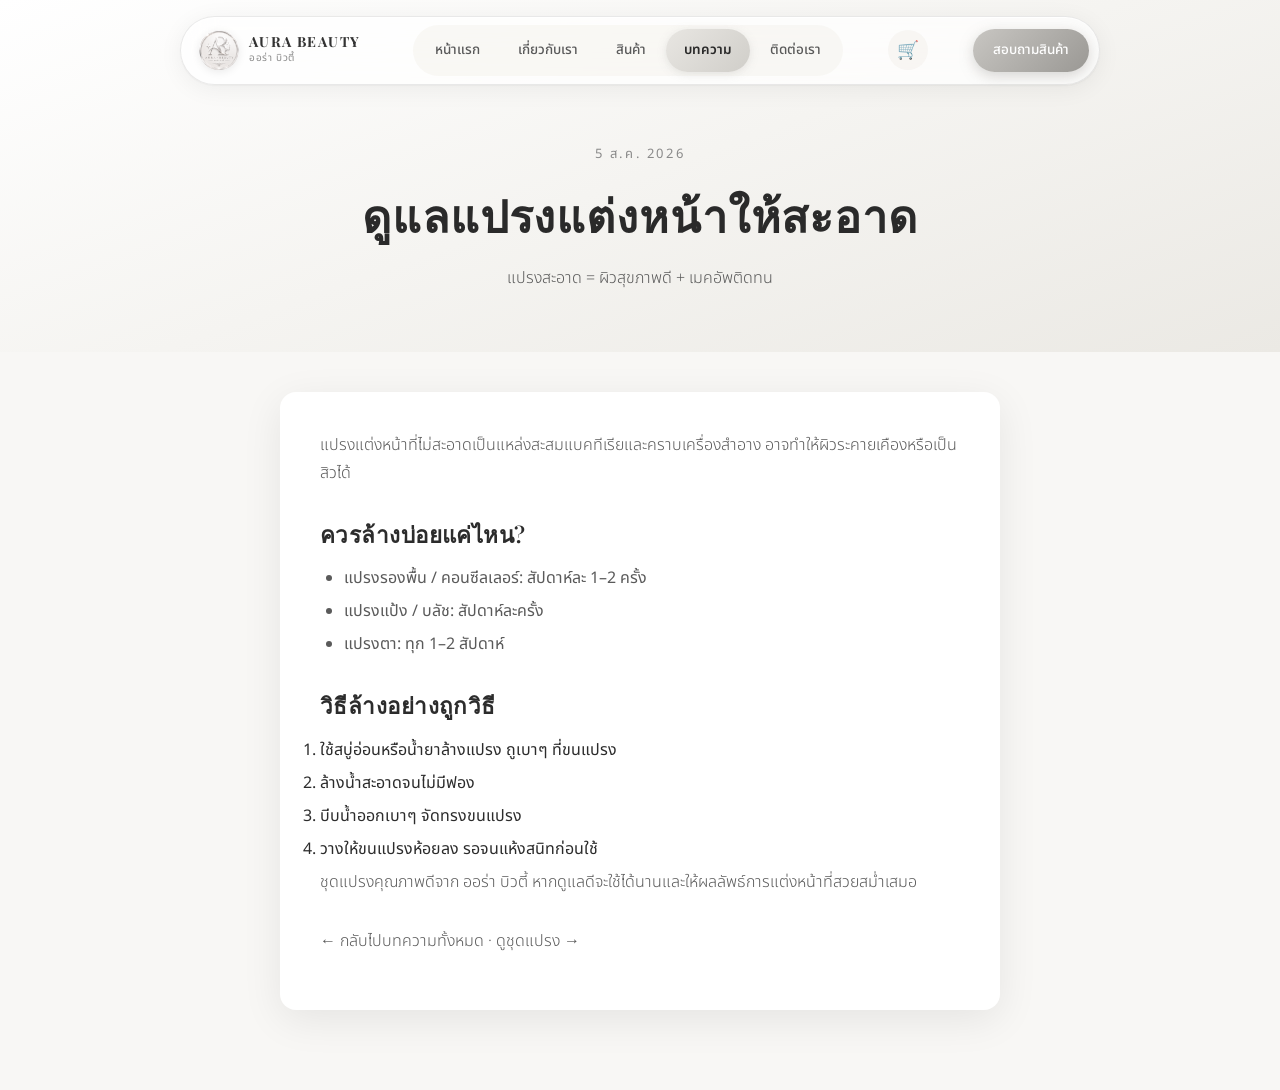
<file: blog-brush-care.html>
<!DOCTYPE html>
<html lang="th">
<head>
  <meta charset="UTF-8" />
  <meta name="viewport" content="width=device-width, initial-scale=1.0" />
  <title>ดูแลแปรงแต่งหน้าให้สะอาด | Aura Beauty</title>
  <link href="https://fonts.googleapis.com/css2?family=Playfair+Display:wght@400;600;700&family=Noto+Sans+Thai:wght@300;400;500;600&display=swap" rel="stylesheet" />
  <link rel="stylesheet" href="style.css" />
</head>
<body>
  <header id="header">
    <div class="nav-wrap">
      <a href="index.html" class="logo">
        <img src="image/logo.png" alt="Aura Beauty" class="logo-img" />
        <div class="logo-text"><strong>AURA BEAUTY</strong><span>ออร่า บิวตี้</span></div>
      </a>
      <ul class="nav-links" id="navLinks">
        <span class="nav-indicator" id="navIndicator"></span>
        <li><a href="index.html" data-i18n="nav_home">หน้าแรก</a></li>
        <li><a href="about.html" data-i18n="nav_about">เกี่ยวกับเรา</a></li>
        <li><a href="products.html" data-i18n="nav_products">สินค้า</a></li>
        <li><a href="blog.html" class="active" data-i18n="nav_blog">บทความ</a></li>
        <li><a href="contact.html" data-i18n="nav_contact">ติดต่อเรา</a></li>
      </ul>
<a href="cart.html" class="cart-link">🛒<span class="cart-badge">0</span></a>
      <a href="contact.html" class="nav-cta" data-i18n="nav_inquiry">สอบถามสินค้า</a>
      <button class="menu-toggle" id="menuToggle" aria-label="เมนู"><span></span><span></span><span></span></button>
    </div>
  </header>

  <section class="page-hero">
    <div class="container">
      <div class="label">5 ส.ค. 2026</div>
      <h1>ดูแลแปรงแต่งหน้าให้สะอาด</h1>
      <p>แปรงสะอาด = ผิวสุขภาพดี + เมคอัพติดทน</p>
    </div>
  </section>

  <section style="padding:40px 0 80px;">
    <div class="container">
      <article class="article-content">
        <p>แปรงแต่งหน้าที่ไม่สะอาดเป็นแหล่งสะสมแบคทีเรียและคราบเครื่องสำอาง อาจทำให้ผิวระคายเคืองหรือเป็นสิวได้</p>
        <h2>ควรล้างบ่อยแค่ไหน?</h2>
        <ul>
          <li>แปรงรองพื้น / คอนซีลเลอร์: สัปดาห์ละ 1–2 ครั้ง</li>
          <li>แปรงแป้ง / บลัช: สัปดาห์ละครั้ง</li>
          <li>แปรงตา: ทุก 1–2 สัปดาห์</li>
        </ul>
        <h2>วิธีล้างอย่างถูกวิธี</h2>
        <ol>
          <li>ใช้สบู่อ่อนหรือน้ำยาล้างแปรง ถูเบาๆ ที่ขนแปรง</li>
          <li>ล้างน้ำสะอาดจนไม่มีฟอง</li>
          <li>บีบน้ำออกเบาๆ จัดทรงขนแปรง</li>
          <li>วางให้ขนแปรงห้อยลง รอจนแห้งสนิทก่อนใช้</li>
        </ol>
        <p>ชุดแปรงคุณภาพดีจาก ออร่า บิวตี้ หากดูแลดีจะใช้ได้นานและให้ผลลัพธ์การแต่งหน้าที่สวยสม่ำเสมอ</p>
        <p style="margin-top:32px;"><a href="blog.html">← กลับไปบทความทั้งหมด</a> · <a href="products.html">ดูชุดแปรง →</a></p>
      </article>
    </div>
  </section>

  <script src="i18n.js"></script>
  <script src="cart.js"></script>
  <script src="script.js"></script>
</body>
</html>
</file>
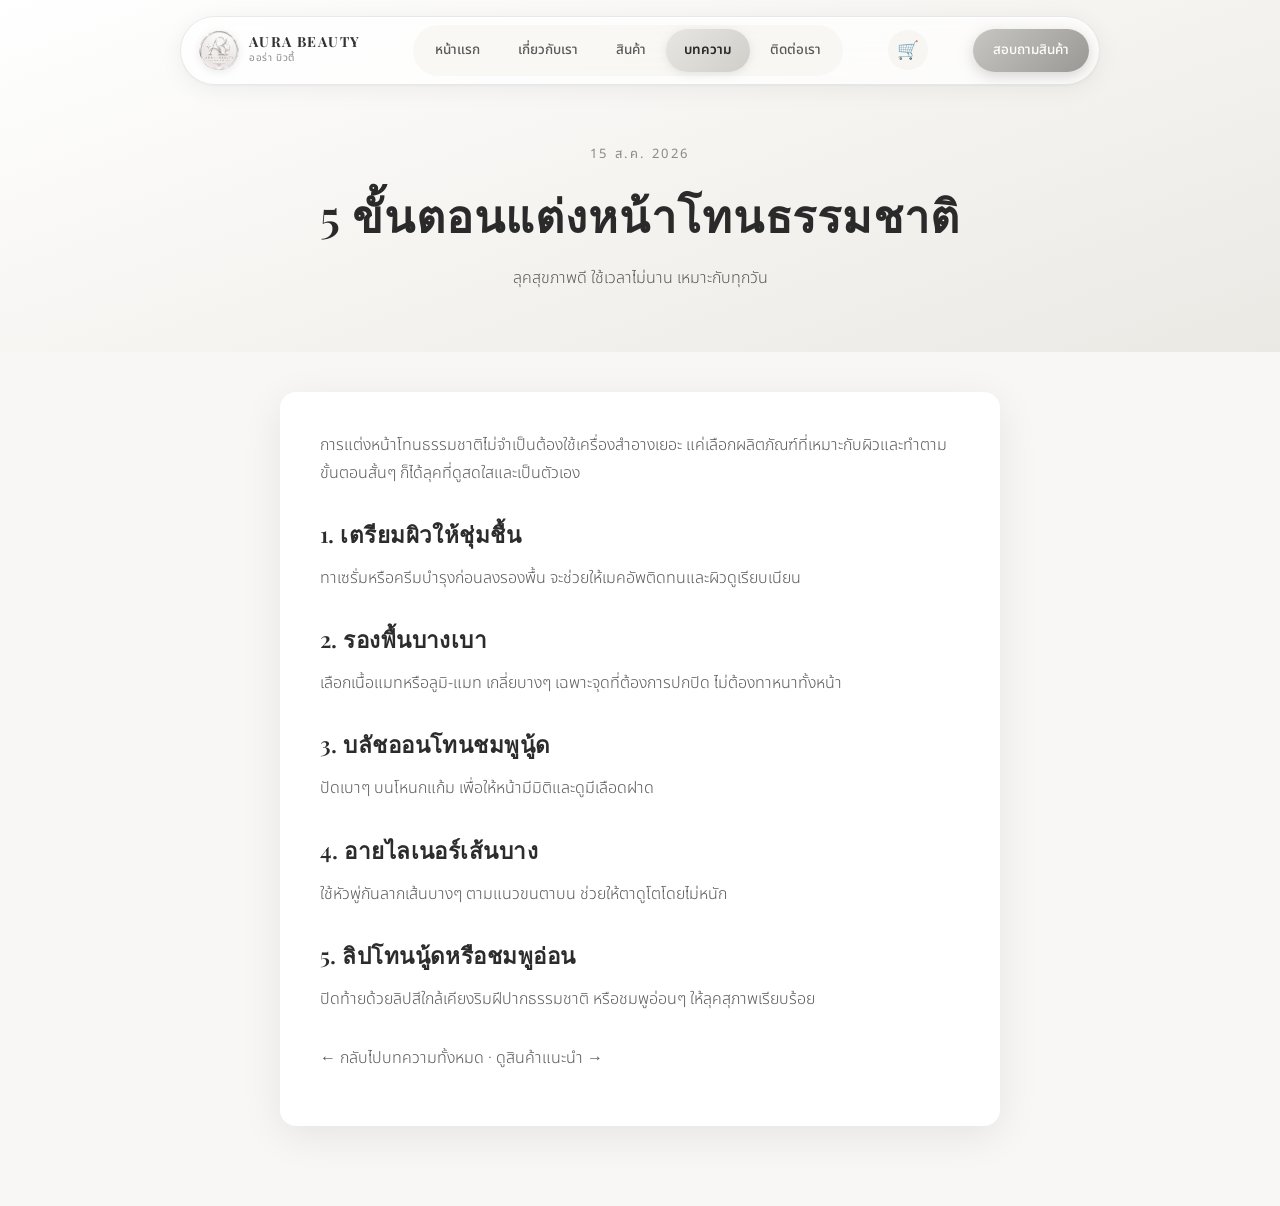
<file: blog-natural-makeup.html>
<!DOCTYPE html>
<html lang="th">
<head>
  <meta charset="UTF-8" />
  <meta name="viewport" content="width=device-width, initial-scale=1.0" />
  <title>5 ขั้นตอนแต่งหน้าโทนธรรมชาติ | Aura Beauty</title>
  <link href="https://fonts.googleapis.com/css2?family=Playfair+Display:wght@400;600;700&family=Noto+Sans+Thai:wght@300;400;500;600&display=swap" rel="stylesheet" />
  <link rel="stylesheet" href="style.css" />
</head>
<body>
  <header id="header">
    <div class="nav-wrap">
      <a href="index.html" class="logo">
        <img src="image/logo.png" alt="Aura Beauty" class="logo-img" />
        <div class="logo-text"><strong>AURA BEAUTY</strong><span>ออร่า บิวตี้</span></div>
      </a>
      <ul class="nav-links" id="navLinks">
        <span class="nav-indicator" id="navIndicator"></span>
        <li><a href="index.html" data-i18n="nav_home">หน้าแรก</a></li>
        <li><a href="about.html" data-i18n="nav_about">เกี่ยวกับเรา</a></li>
        <li><a href="products.html" data-i18n="nav_products">สินค้า</a></li>
        <li><a href="blog.html" class="active" data-i18n="nav_blog">บทความ</a></li>
        <li><a href="contact.html" data-i18n="nav_contact">ติดต่อเรา</a></li>
      </ul>
<a href="cart.html" class="cart-link">🛒<span class="cart-badge">0</span></a>
      <a href="contact.html" class="nav-cta" data-i18n="nav_inquiry">สอบถามสินค้า</a>
      <button class="menu-toggle" id="menuToggle" aria-label="เมนู"><span></span><span></span><span></span></button>
    </div>
  </header>

  <section class="page-hero">
    <div class="container">
      <div class="label">15 ส.ค. 2026</div>
      <h1>5 ขั้นตอนแต่งหน้าโทนธรรมชาติ</h1>
      <p>ลุคสุขภาพดี ใช้เวลาไม่นาน เหมาะกับทุกวัน</p>
    </div>
  </section>

  <section style="padding:40px 0 80px;">
    <div class="container">
      <article class="article-content">
        <p>การแต่งหน้าโทนธรรมชาติไม่จำเป็นต้องใช้เครื่องสำอางเยอะ แค่เลือกผลิตภัณฑ์ที่เหมาะกับผิวและทำตามขั้นตอนสั้นๆ ก็ได้ลุคที่ดูสดใสและเป็นตัวเอง</p>
        <h2>1. เตรียมผิวให้ชุ่มชื้น</h2>
        <p>ทาเซรั่มหรือครีมบำรุงก่อนลงรองพื้น จะช่วยให้เมคอัพติดทนและผิวดูเรียบเนียน</p>
        <h2>2. รองพื้นบางเบา</h2>
        <p>เลือกเนื้อแมทหรือลูมิ-แมท เกลี่ยบางๆ เฉพาะจุดที่ต้องการปกปิด ไม่ต้องทาหนาทั้งหน้า</p>
        <h2>3. บลัชออนโทนชมพูนู้ด</h2>
        <p>ปัดเบาๆ บนโหนกแก้ม เพื่อให้หน้ามีมิติและดูมีเลือดฝาด</p>
        <h2>4. อายไลเนอร์เส้นบาง</h2>
        <p>ใช้หัวพู่กันลากเส้นบางๆ ตามแนวขนตาบน ช่วยให้ตาดูโตโดยไม่หนัก</p>
        <h2>5. ลิปโทนนู้ดหรือชมพูอ่อน</h2>
        <p>ปิดท้ายด้วยลิปสีใกล้เคียงริมฝีปากธรรมชาติ หรือชมพูอ่อนๆ ให้ลุคสุภาพเรียบร้อย</p>
        <p style="margin-top:32px;"><a href="blog.html">← กลับไปบทความทั้งหมด</a> · <a href="products.html">ดูสินค้าแนะนำ →</a></p>
      </article>
    </div>
  </section>

  <script src="i18n.js"></script>
  <script src="cart.js"></script>
  <script src="script.js"></script>
</body>
</html>
</file>
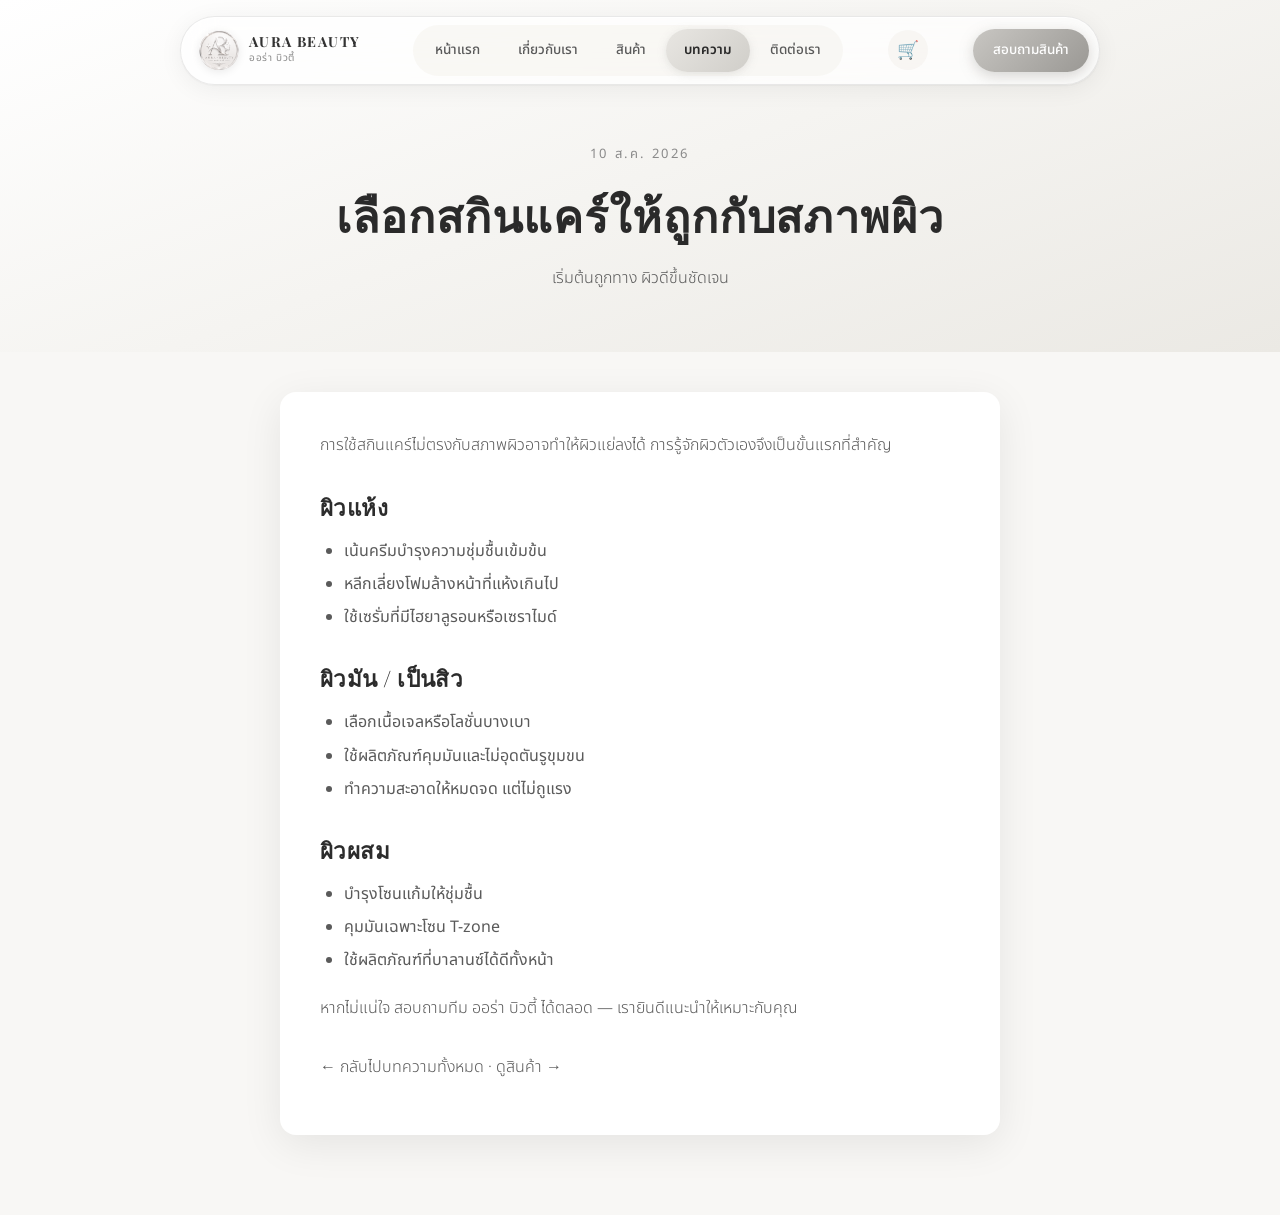
<file: blog-skincare.html>
<!DOCTYPE html>
<html lang="th">
<head>
  <meta charset="UTF-8" />
  <meta name="viewport" content="width=device-width, initial-scale=1.0" />
  <title>เลือกสกินแคร์ให้ถูกกับสภาพผิว | Aura Beauty</title>
  <link href="https://fonts.googleapis.com/css2?family=Playfair+Display:wght@400;600;700&family=Noto+Sans+Thai:wght@300;400;500;600&display=swap" rel="stylesheet" />
  <link rel="stylesheet" href="style.css" />
</head>
<body>
  <header id="header">
    <div class="nav-wrap">
      <a href="index.html" class="logo">
        <img src="image/logo.png" alt="Aura Beauty" class="logo-img" />
        <div class="logo-text"><strong>AURA BEAUTY</strong><span>ออร่า บิวตี้</span></div>
      </a>
      <ul class="nav-links" id="navLinks">
        <span class="nav-indicator" id="navIndicator"></span>
        <li><a href="index.html" data-i18n="nav_home">หน้าแรก</a></li>
        <li><a href="about.html" data-i18n="nav_about">เกี่ยวกับเรา</a></li>
        <li><a href="products.html" data-i18n="nav_products">สินค้า</a></li>
        <li><a href="blog.html" class="active" data-i18n="nav_blog">บทความ</a></li>
        <li><a href="contact.html" data-i18n="nav_contact">ติดต่อเรา</a></li>
      </ul>
<a href="cart.html" class="cart-link">🛒<span class="cart-badge">0</span></a>
      <a href="contact.html" class="nav-cta" data-i18n="nav_inquiry">สอบถามสินค้า</a>
      <button class="menu-toggle" id="menuToggle" aria-label="เมนู"><span></span><span></span><span></span></button>
    </div>
  </header>

  <section class="page-hero">
    <div class="container">
      <div class="label">10 ส.ค. 2026</div>
      <h1>เลือกสกินแคร์ให้ถูกกับสภาพผิว</h1>
      <p>เริ่มต้นถูกทาง ผิวดีขึ้นชัดเจน</p>
    </div>
  </section>

  <section style="padding:40px 0 80px;">
    <div class="container">
      <article class="article-content">
        <p>การใช้สกินแคร์ไม่ตรงกับสภาพผิวอาจทำให้ผิวแย่ลงได้ การรู้จักผิวตัวเองจึงเป็นขั้นแรกที่สำคัญ</p>
        <h2>ผิวแห้ง</h2>
        <ul>
          <li>เน้นครีมบำรุงความชุ่มชื้นเข้มข้น</li>
          <li>หลีกเลี่ยงโฟมล้างหน้าที่แห้งเกินไป</li>
          <li>ใช้เซรั่มที่มีไฮยาลูรอนหรือเซราไมด์</li>
        </ul>
        <h2>ผิวมัน / เป็นสิว</h2>
        <ul>
          <li>เลือกเนื้อเจลหรือโลชั่นบางเบา</li>
          <li>ใช้ผลิตภัณฑ์คุมมันและไม่อุดตันรูขุมขน</li>
          <li>ทำความสะอาดให้หมดจด แต่ไม่ถูแรง</li>
        </ul>
        <h2>ผิวผสม</h2>
        <ul>
          <li>บำรุงโซนแก้มให้ชุ่มชื้น</li>
          <li>คุมมันเฉพาะโซน T-zone</li>
          <li>ใช้ผลิตภัณฑ์ที่บาลานซ์ได้ดีทั้งหน้า</li>
        </ul>
        <p>หากไม่แน่ใจ สอบถามทีม ออร่า บิวตี้ ได้ตลอด — เรายินดีแนะนำให้เหมาะกับคุณ</p>
        <p style="margin-top:32px;"><a href="blog.html">← กลับไปบทความทั้งหมด</a> · <a href="products.html">ดูสินค้า →</a></p>
      </article>
    </div>
  </section>

  <script src="i18n.js"></script>
  <script src="cart.js"></script>
  <script src="script.js"></script>
</body>
</html>
</file>
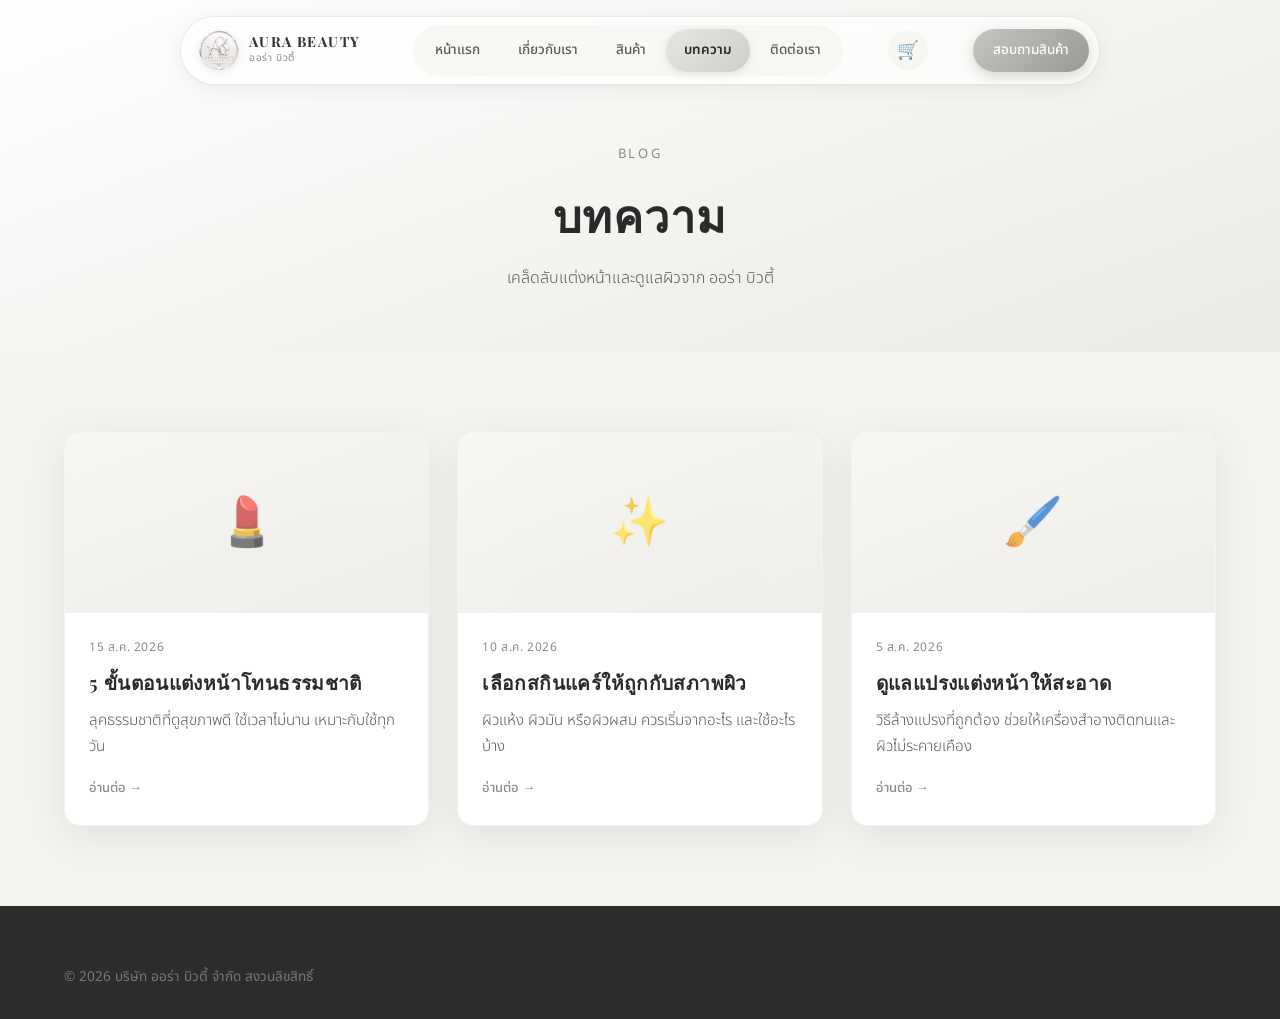
<file: blog.html>
<!DOCTYPE html>
<html lang="th">
<head>
  <meta charset="UTF-8" />
  <meta name="viewport" content="width=device-width, initial-scale=1.0" />
  <title>บทความ | Aura Beauty – ออร่า บิวตี้</title>
  <meta name="description" content="เคล็ดลับแต่งหน้าและดูแลผิวจาก ออร่า บิวตี้" />
  <link rel="preconnect" href="https://fonts.googleapis.com" />
  <link rel="preconnect" href="https://fonts.gstatic.com" crossorigin />
  <link href="https://fonts.googleapis.com/css2?family=Playfair+Display:wght@400;500;600;700&family=Noto+Sans+Thai:wght@300;400;500;600;700&display=swap" rel="stylesheet" />
  <link rel="stylesheet" href="style.css" />
</head>
<body>
  <header id="header">
    <div class="nav-wrap">
      <a href="index.html" class="logo">
        <img src="image/logo.png" alt="Aura Beauty" class="logo-img" />
        <div class="logo-text">
          <strong>AURA BEAUTY</strong>
          <span>ออร่า บิวตี้</span>
        </div>
      </a>
      <ul class="nav-links" id="navLinks">
        <span class="nav-indicator" id="navIndicator"></span>
        <li><a href="index.html" data-i18n="nav_home">หน้าแรก</a></li>
        <li><a href="about.html" data-i18n="nav_about">เกี่ยวกับเรา</a></li>
        <li><a href="products.html" data-i18n="nav_products">สินค้า</a></li>
        <li><a href="blog.html" class="active" data-i18n="nav_blog">บทความ</a></li>
        <li><a href="contact.html" data-i18n="nav_contact">ติดต่อเรา</a></li>
      </ul>
<a href="cart.html" class="cart-link" title="Cart">🛒<span class="cart-badge">0</span></a>
      <a href="contact.html" class="nav-cta" data-i18n="nav_inquiry">สอบถามสินค้า</a>
      <button class="menu-toggle" id="menuToggle" aria-label="เมนู">
        <span></span><span></span><span></span>
      </button>
    </div>
  </header>

  <section class="page-hero">
    <div class="container">
      <div class="label">Blog</div>
      <h1 data-i18n="blog_title">บทความ</h1>
      <p data-i18n="blog_desc">เคล็ดลับแต่งหน้าและดูแลผิวจาก ออร่า บิวตี้</p>
    </div>
  </section>

  <section class="products">
    <div class="container">
      <div class="blog-grid">
        <article class="blog-card">
          <div class="blog-card-img">💄</div>
          <div class="blog-card-body">
            <div class="date">15 ส.ค. 2026</div>
            <h3>5 ขั้นตอนแต่งหน้าโทนธรรมชาติ</h3>
            <p>ลุคธรรมชาติที่ดูสุขภาพดี ใช้เวลาไม่นาน เหมาะกับใช้ทุกวัน</p>
            <a href="blog-natural-makeup.html">อ่านต่อ →</a>
          </div>
        </article>
        <article class="blog-card">
          <div class="blog-card-img">✨</div>
          <div class="blog-card-body">
            <div class="date">10 ส.ค. 2026</div>
            <h3>เลือกสกินแคร์ให้ถูกกับสภาพผิว</h3>
            <p>ผิวแห้ง ผิวมัน หรือผิวผสม ควรเริ่มจากอะไร และใช้อะไรบ้าง</p>
            <a href="blog-skincare.html">อ่านต่อ →</a>
          </div>
        </article>
        <article class="blog-card">
          <div class="blog-card-img">🖌️</div>
          <div class="blog-card-body">
            <div class="date">5 ส.ค. 2026</div>
            <h3>ดูแลแปรงแต่งหน้าให้สะอาด</h3>
            <p>วิธีล้างแปรงที่ถูกต้อง ช่วยให้เครื่องสำอางติดทนและผิวไม่ระคายเคือง</p>
            <a href="blog-brush-care.html">อ่านต่อ →</a>
          </div>
        </article>
      </div>
    </div>
  </section>

  <footer>
    <div class="container">
      <div class="footer-bottom" style="border:none;padding-top:0;">
        <p data-i18n="footer_rights">© 2026 บริษัท ออร่า บิวตี้ จำกัด สงวนลิขสิทธิ์</p>
      </div>
    </div>
  </footer>

  <script src="i18n.js"></script>
  <script src="cart.js"></script>
  <script src="script.js"></script>
</body>
</html>
</file>
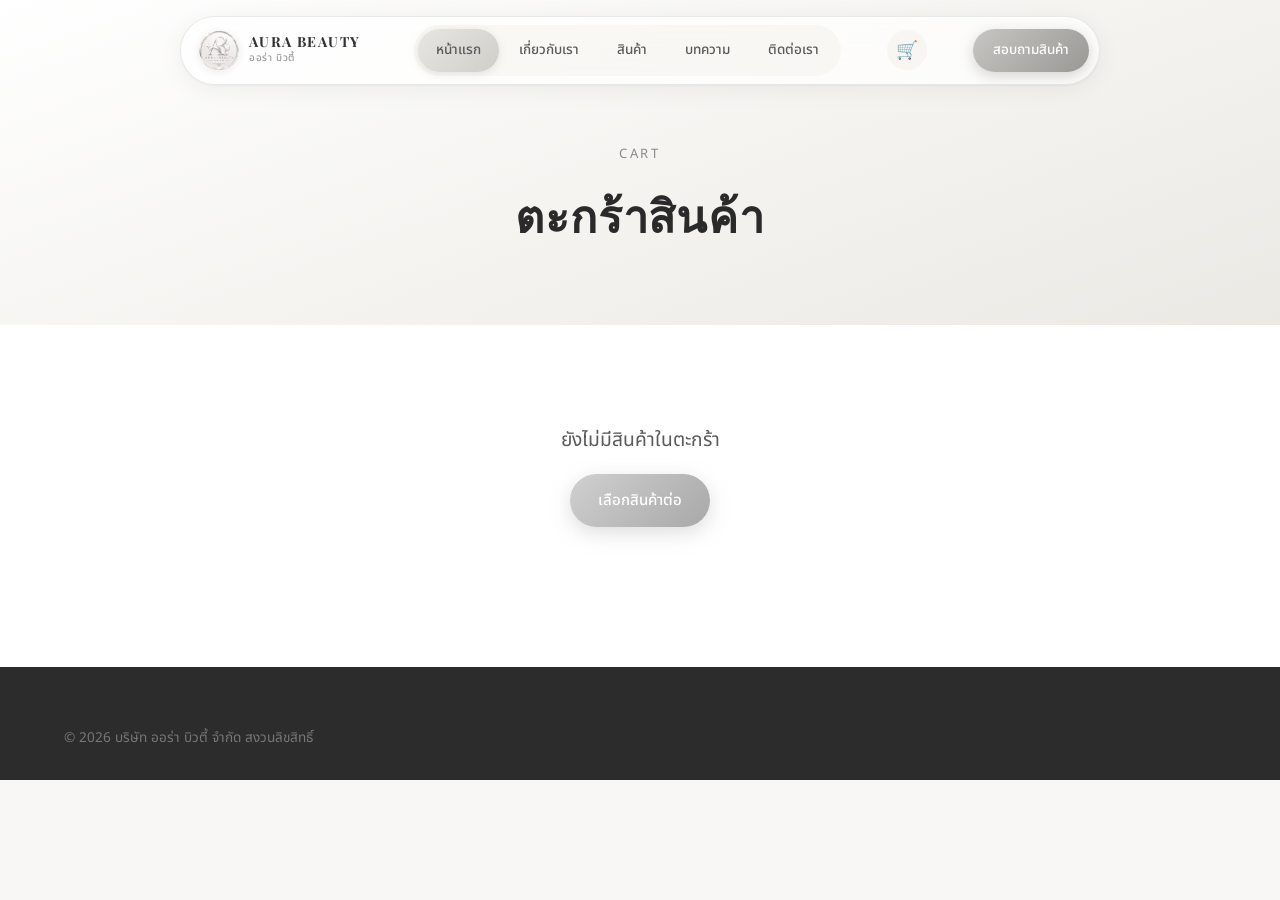
<file: cart.html>
<!DOCTYPE html>
<html lang="th">
<head>
  <meta charset="UTF-8" />
  <meta name="viewport" content="width=device-width, initial-scale=1.0" />
  <title>ตะกร้าสินค้า | Aura Beauty</title>
  <link rel="preconnect" href="https://fonts.googleapis.com" />
  <link rel="preconnect" href="https://fonts.gstatic.com" crossorigin />
  <link href="https://fonts.googleapis.com/css2?family=Playfair+Display:wght@400;500;600;700&family=Noto+Sans+Thai:wght@300;400;500;600;700&display=swap" rel="stylesheet" />
  <link rel="stylesheet" href="style.css" />
</head>
<body>
  <header id="header">
    <div class="nav-wrap">
      <a href="index.html" class="logo">
        <img src="image/logo.png" alt="Aura Beauty" class="logo-img" />
        <div class="logo-text">
          <strong>AURA BEAUTY</strong>
          <span>ออร่า บิวตี้</span>
        </div>
      </a>
      <ul class="nav-links" id="navLinks">
        <span class="nav-indicator" id="navIndicator"></span>
        <li><a href="index.html" data-i18n="nav_home">หน้าแรก</a></li>
        <li><a href="about.html" data-i18n="nav_about">เกี่ยวกับเรา</a></li>
        <li><a href="products.html" data-i18n="nav_products">สินค้า</a></li>
        <li><a href="blog.html" data-i18n="nav_blog">บทความ</a></li>
        <li><a href="contact.html" data-i18n="nav_contact">ติดต่อเรา</a></li>
      </ul>
<a href="cart.html" class="cart-link" title="Cart">🛒<span class="cart-badge">0</span></a>
      <a href="contact.html" class="nav-cta" data-i18n="nav_inquiry">สอบถามสินค้า</a>
      <button class="menu-toggle" id="menuToggle" aria-label="เมนู">
        <span></span><span></span><span></span>
      </button>
    </div>
  </header>

  <section class="page-hero">
    <div class="container">
      <div class="label">Cart</div>
      <h1 data-i18n="cart_title">ตะกร้าสินค้า</h1>
    </div>
  </section>

  <section class="contact" style="padding-top:40px;">
    <div class="container">
      <div id="cartEmpty" class="cart-empty-box" style="display:none;">
        <p style="font-size:1.2rem;" data-i18n="cart_empty">ยังไม่มีสินค้าในตะกร้า</p>
        <a href="products.html" class="btn btn-primary" data-i18n="cart_continue">เลือกสินค้าต่อ</a>
      </div>

      <div class="cart-layout" id="cartSummary" style="display:none;">
        <div>
          <div id="cartItems"></div>
          <button type="button" class="btn btn-outline" style="margin-top:20px;" onclick="clearCart()" data-i18n="cart_clear">ล้างตะกร้า</button>
        </div>
        <div class="cart-summary">
          <h3>ชำระเงิน</h3>
          <div class="cart-total-row">
            <span data-i18n="cart_total">ยอดรวม</span>
            <strong id="cartTotalAmount">฿0</strong>
          </div>
          <form id="checkoutForm" onsubmit="processPayment(event)">
            <div class="form-group">
              <label>ชื่อ-นามสกุล *</label>
              <input type="text" id="orderName" required placeholder="ชื่อ-นามสกุล" />
            </div>
            <div class="form-group">
              <label>เบอร์โทร *</label>
              <input type="tel" id="orderPhone" required placeholder="08X-XXX-XXXX" />
            </div>
            <div class="form-group">
              <label>อีเมล</label>
              <input type="email" id="orderEmail" placeholder="you@example.com" />
            </div>
            <div class="form-group">
              <label>ที่อยู่จัดส่ง *</label>
              <textarea id="orderAddress" rows="2" required placeholder="บ้านเลขที่ ถนน แขวง/ตำบล เขต/อำเภอ จังหวัด รหัสไปรษณีย์"></textarea>
            </div>
            <div class="form-group">
              <label>หมายเหตุ</label>
              <textarea id="orderNote" rows="2" placeholder="ข้อความเพิ่มเติม (ถ้ามี)"></textarea>
            </div>

            <p style="font-size:13px;font-weight:600;margin:16px 0 10px;color:#333;">เลือกช่องทางชำระเงิน</p>
            <div class="pay-methods" id="payMethods">
              <label class="pay-option">
                <input type="radio" name="payMethod" value="promptpay" checked />
                <span class="pay-option-box">
                  <span class="pay-icon">📱</span>
                  <span><strong>PromptPay</strong><small>สแกน QR ชำระทันที</small></span>
                </span>
              </label>
              <label class="pay-option">
                <input type="radio" name="payMethod" value="transfer" />
                <span class="pay-option-box">
                  <span class="pay-icon">🏦</span>
                  <span><strong>โอนผ่านธนาคาร</strong><small>กสิกร / ไทยพาณิชย์ / กรุงไทย</small></span>
                </span>
              </label>
              <label class="pay-option">
                <input type="radio" name="payMethod" value="card" />
                <span class="pay-option-box">
                  <span class="pay-icon">💳</span>
                  <span><strong>บัตรเครดิต / เดบิต</strong><small>Visa, Mastercard</small></span>
                </span>
              </label>
              <label class="pay-option">
                <input type="radio" name="payMethod" value="cod" />
                <span class="pay-option-box">
                  <span class="pay-icon">📦</span>
                  <span><strong>ชำระปลายทาง (COD)</strong><small>จ่ายเมื่อได้รับสินค้า</small></span>
                </span>
              </label>
            </div>

            <button type="submit" class="btn btn-primary pay-submit-btn" id="payBtn">
              ชำระเงิน ฿<span id="payBtnAmount">0</span>
            </button>
          </form>
        </div>
      </div>
    </div>
  </section>

  <footer>
    <div class="container">
      <div class="footer-bottom" style="border:none;padding-top:0;">
        <p data-i18n="footer_rights">© 2026 บริษัท ออร่า บิวตี้ จำกัด สงวนลิขสิทธิ์</p>
      </div>
    </div>
  </footer>

  <script src="i18n.js"></script>
  <script src="stock.js"></script>
  <script src="cart.js"></script>
  <script src="script.js"></script>

  <script>
    document.querySelectorAll('input[name="payMethod"]').forEach(function(radio) {
      radio.addEventListener('change', function() {
        var btn = document.getElementById('payBtn');
        var amt = document.getElementById('payBtnAmount');
        var total = amt ? amt.textContent : '0';
        if (!btn) return;
        if (this.value === 'cod') {
          btn.innerHTML = 'ยืนยันออเดอร์ ฿' + total + ' <small style="opacity:0.85">(ชำระปลายทาง)</small>';
        } else {
          btn.innerHTML = 'ชำระเงิน ฿' + total;
        }
      });
    });
  </script>
</body>
</html>
</file>
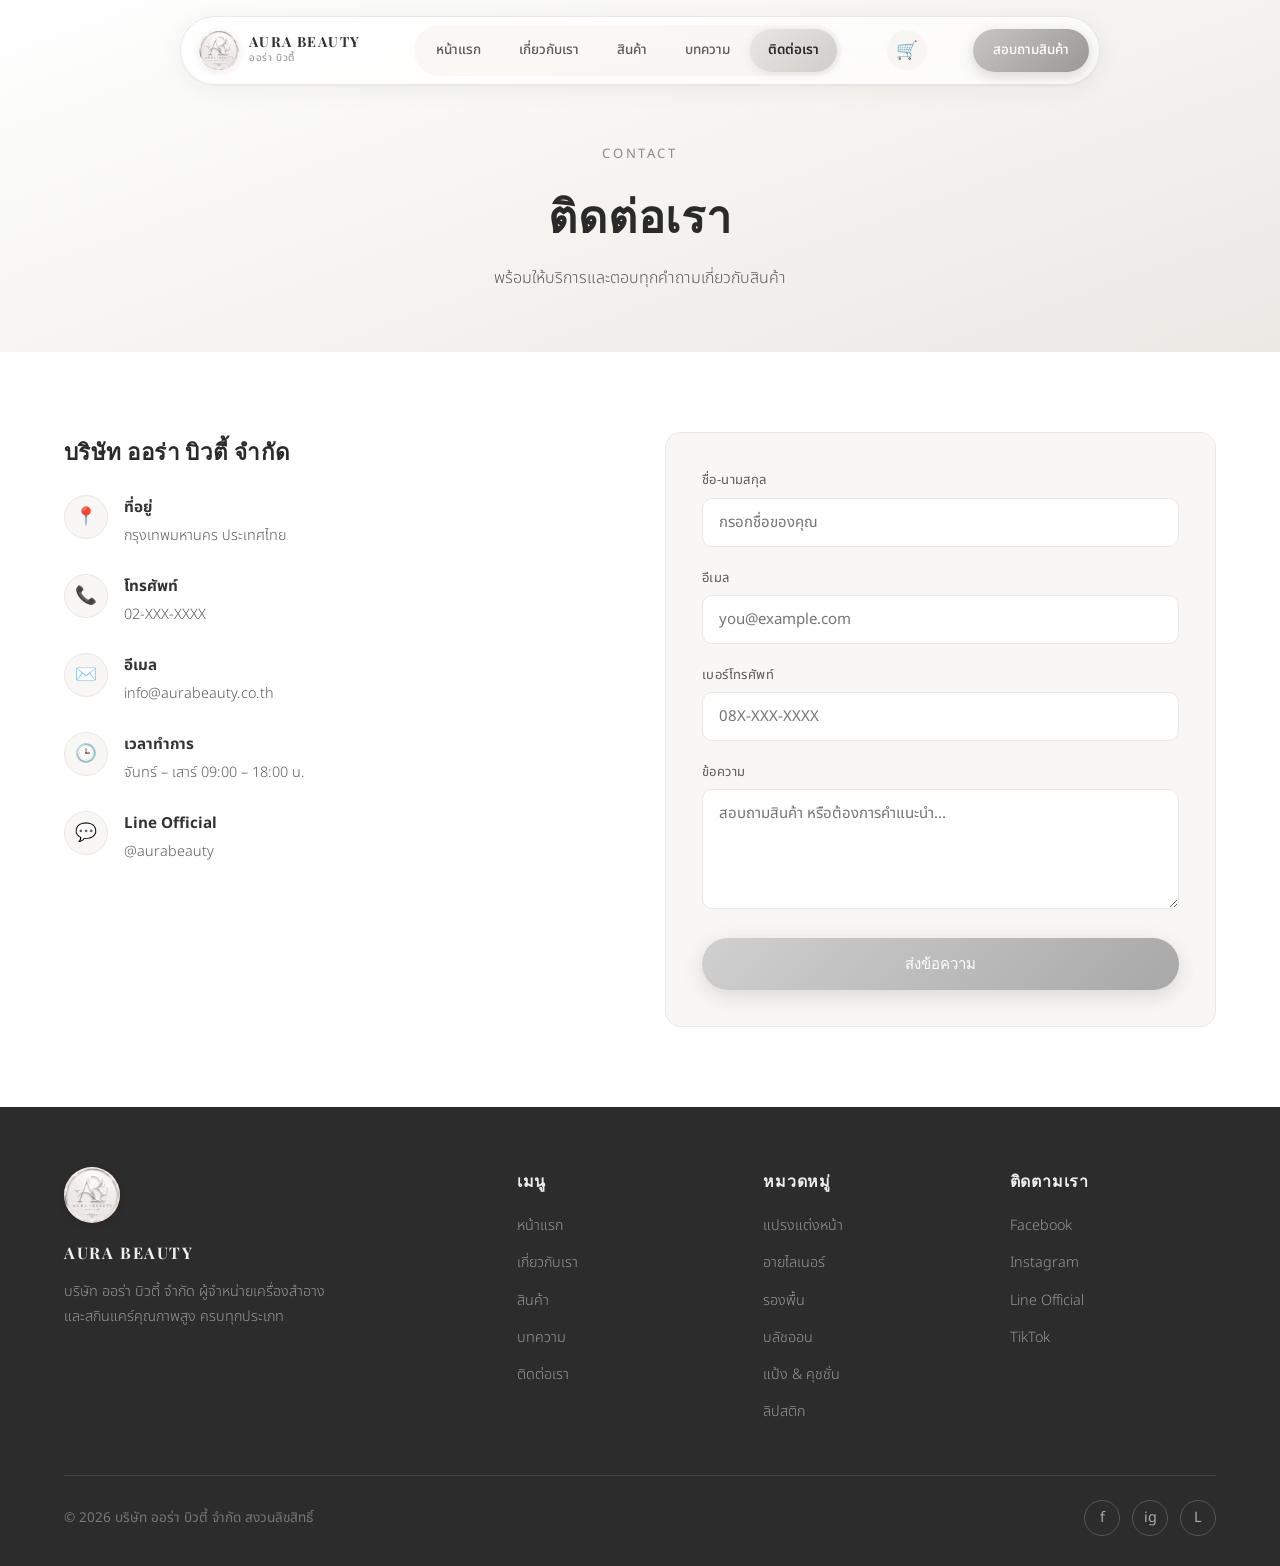
<file: contact.html>
<!DOCTYPE html>
<html lang="th">
<head>
  <meta charset="UTF-8" />
  <meta name="viewport" content="width=device-width, initial-scale=1.0" />
  <title>ติดต่อเรา | Aura Beauty – ออร่า บิวตี้</title>
  <meta name="description" content="ติดต่อบริษัท ออร่า บิวตี้ จำกัด สอบถามสินค้าเครื่องสำอางและสกินแคร์" />
  <link rel="preconnect" href="https://fonts.googleapis.com" />
  <link rel="preconnect" href="https://fonts.gstatic.com" crossorigin />
  <link href="https://fonts.googleapis.com/css2?family=Playfair+Display:wght@400;500;600;700&family=Noto+Sans+Thai:wght@300;400;500;600;700&display=swap" rel="stylesheet" />
  <link rel="stylesheet" href="style.css" />
</head>
<body>

      <header id="header">
    <div class="nav-wrap">
      <a href="index.html" class="logo">
        <img src="image/logo.png" alt="Aura Beauty" class="logo-img" />
        <div class="logo-text">
          <strong>AURA BEAUTY</strong>
          <span>ออร่า บิวตี้</span>
        </div>
      </a>
      <ul class="nav-links" id="navLinks">
        <span class="nav-indicator" id="navIndicator"></span>
        <li><a href="index.html" data-i18n="nav_home">หน้าแรก</a></li>
        <li><a href="about.html" data-i18n="nav_about">เกี่ยวกับเรา</a></li>
        <li><a href="products.html" data-i18n="nav_products">สินค้า</a></li>
        <li><a href="blog.html" data-i18n="nav_blog">บทความ</a></li>
        <li><a href="contact.html" class="active" data-i18n="nav_contact">ติดต่อเรา</a></li>
      </ul>
<a href="cart.html" class="cart-link" title="Cart">🛒<span class="cart-badge">0</span></a>
      <a href="contact.html" class="nav-cta" data-i18n="nav_inquiry">สอบถามสินค้า</a>
      <button class="menu-toggle" id="menuToggle" aria-label="เมนู">
        <span></span><span></span><span></span>
      </button>
    </div>
  </header>

  <section class="page-hero">
    <div class="container">
      <div class="label">Contact</div>
      <h1>ติดต่อเรา</h1>
      <p>พร้อมให้บริการและตอบทุกคำถามเกี่ยวกับสินค้า</p>
    </div>
  </section>

  <section class="contact">
    <div class="container">
      <div class="contact-grid">
        <div class="contact-info">
          <h3>บริษัท ออร่า บิวตี้ จำกัด</h3>
          <div class="contact-item">
            <div class="icon">📍</div>
            <div>
              <strong>ที่อยู่</strong>
              <span>กรุงเทพมหานคร ประเทศไทย</span>
            </div>
          </div>
          <div class="contact-item">
            <div class="icon">📞</div>
            <div>
              <strong>โทรศัพท์</strong>
              <span>02-XXX-XXXX</span>
            </div>
          </div>
          <div class="contact-item">
            <div class="icon">✉️</div>
            <div>
              <strong>อีเมล</strong>
              <span>info@aurabeauty.co.th</span>
            </div>
          </div>
          <div class="contact-item">
            <div class="icon">🕒</div>
            <div>
              <strong>เวลาทำการ</strong>
              <span>จันทร์ – เสาร์ 09:00 – 18:00 น.</span>
            </div>
          </div>
          <div class="contact-item">
            <div class="icon">💬</div>
            <div>
              <strong>Line Official</strong>
              <span>@aurabeauty</span>
            </div>
          </div>
        </div>

        <form class="contact-form" onsubmit="event.preventDefault(); alert('ขอบคุณสำหรับข้อความของคุณ เราจะติดต่อกลับโดยเร็วที่สุด');">
          <div class="form-group">
            <label for="name">ชื่อ-นามสกุล</label>
            <input type="text" id="name" name="name" required placeholder="กรอกชื่อของคุณ" />
          </div>
          <div class="form-group">
            <label for="email">อีเมล</label>
            <input type="email" id="email" name="email" required placeholder="you@example.com" />
          </div>
          <div class="form-group">
            <label for="phone">เบอร์โทรศัพท์</label>
            <input type="tel" id="phone" name="phone" placeholder="08X-XXX-XXXX" />
          </div>
          <div class="form-group">
            <label for="message">ข้อความ</label>
            <textarea id="message" name="message" required placeholder="สอบถามสินค้า หรือต้องการคำแนะนำ..."></textarea>
          </div>
          <button type="submit" class="btn btn-primary" style="width:100%; justify-content:center;">
            ส่งข้อความ
          </button>
        </form>
      </div>
    </div>
  </section>

  <footer>
    <div class="container">
      <div class="footer-grid">
        <div class="footer-brand">
          <img src="image/logo.png" alt="Aura Beauty" class="logo-img" />
          <strong style="color:#eee; font-family:'Playfair Display',serif; letter-spacing:0.1em;">AURA BEAUTY</strong>
          <p>บริษัท ออร่า บิวตี้ จำกัด ผู้จำหน่ายเครื่องสำอางและสกินแคร์คุณภาพสูง ครบทุกประเภท</p>
        </div>
        <div class="footer-col">
          <h4>เมนู</h4>
          <ul>
            <li><a href="index.html">หน้าแรก</a></li>
            <li><a href="about.html">เกี่ยวกับเรา</a></li>
            <li><a href="products.html">สินค้า</a></li>
            <li><a href="blog.html">บทความ</a></li>
            <li><a href="contact.html">ติดต่อเรา</a></li>
          </ul>
        </div>
        <div class="footer-col">
          <h4>หมวดหมู่</h4>
          <ul>
            <li><a href="products.html">แปรงแต่งหน้า</a></li>
            <li><a href="products.html">อายไลเนอร์</a></li>
            <li><a href="products.html">รองพื้น</a></li>
            <li><a href="products.html">บลัชออน</a></li>
            <li><a href="products.html">แป้ง & คุชชั่น</a></li>
            <li><a href="products.html">ลิปสติก</a></li>
          </ul>
        </div>
        <div class="footer-col">
          <h4>ติดตามเรา</h4>
          <ul>
            <li><a href="#">Facebook</a></li>
            <li><a href="#">Instagram</a></li>
            <li><a href="#">Line Official</a></li>
            <li><a href="#">TikTok</a></li>
          </ul>
        </div>
      </div>
      <div class="footer-bottom">
        <p>© 2026 บริษัท ออร่า บิวตี้ จำกัด สงวนลิขสิทธิ์</p>
        <div class="socials">
          <a href="#" aria-label="Facebook">f</a>
          <a href="#" aria-label="Instagram">ig</a>
          <a href="#" aria-label="Line">L</a>
        </div>
      </div>
    </div>
  </footer>

  <script src="i18n.js"></script>
  <script src="cart.js"></script>
  <script src="script.js"></script>
</body>
</html>
</file>
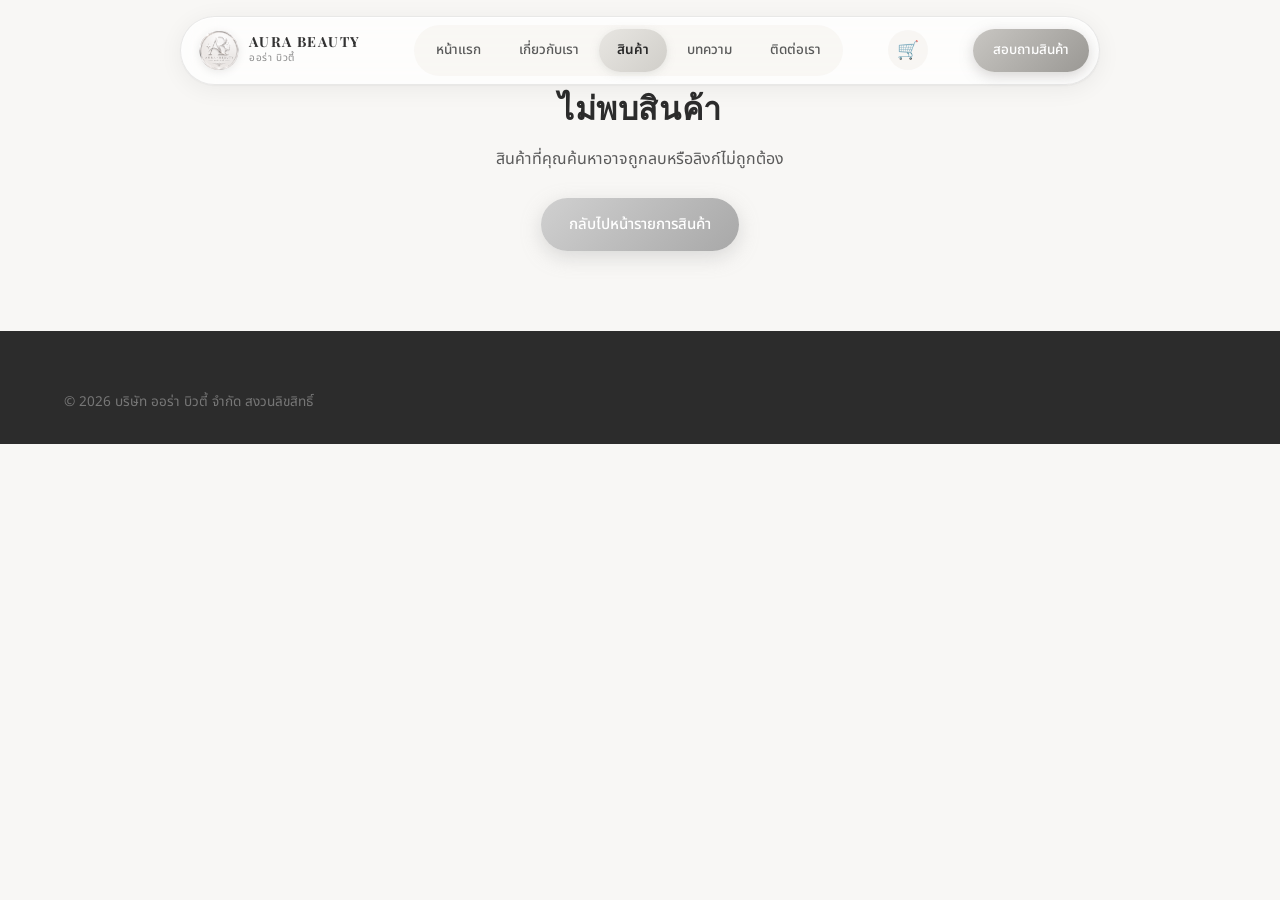
<file: product.html>
<!DOCTYPE html>
<html lang="th">
<head>
  <meta charset="UTF-8" />
  <meta name="viewport" content="width=device-width, initial-scale=1.0" />
  <title>สินค้า | Aura Beauty</title>
  <link rel="preconnect" href="https://fonts.googleapis.com" />
  <link rel="preconnect" href="https://fonts.gstatic.com" crossorigin />
  <link href="https://fonts.googleapis.com/css2?family=Playfair+Display:wght@400;500;600;700&family=Noto+Sans+Thai:wght@300;400;500;600;700&display=swap" rel="stylesheet" />
  <link rel="stylesheet" href="style.css" />
  <style>
    .pd-layout {
      display: grid;
      grid-template-columns: 1fr 1fr;
      gap: 48px;
      align-items: start;
      padding: 40px 0 80px;
    }
    .pd-gallery {
      background: #fff;
      border-radius: var(--radius);
      border: 1px solid rgba(192,192,192,0.25);
      box-shadow: var(--shadow);
      padding: 32px;
      display: flex;
      align-items: center;
      justify-content: center;
      min-height: 400px;
      position: sticky;
      top: 100px;
    }
    .pd-gallery img {
      max-width: 100%;
      max-height: 420px;
      object-fit: contain;
    }
    .pd-info .pd-cat {
      display: inline-block;
      font-size: 12px;
      letter-spacing: 0.08em;
      color: var(--silver-dark);
      background: var(--off-white);
      border: 1px solid var(--silver-light);
      padding: 4px 12px;
      border-radius: 20px;
      margin-bottom: 12px;
    }
    .pd-info h1 {
      font-size: clamp(1.5rem, 3vw, 2rem);
      margin-bottom: 12px;
      color: #2a2a2a;
    }
    .pd-price {
      font-family: 'Playfair Display', serif;
      font-size: 1.8rem;
      color: #555;
      margin-bottom: 20px;
    }
    .pd-desc {
      color: var(--text-muted);
      font-weight: 300;
      margin-bottom: 24px;
      line-height: 1.8;
    }
    .pd-details {
      list-style: none;
      margin-bottom: 28px;
    }
    .pd-details li {
      padding: 10px 0;
      border-bottom: 1px solid rgba(192,192,192,0.25);
      color: var(--text-muted);
      font-size: 0.95rem;
      display: flex;
      gap: 10px;
      align-items: flex-start;
    }
    .pd-details li::before {
      content: '✦';
      color: var(--silver-dark);
      flex-shrink: 0;
    }
    .pd-actions {
      display: flex;
      flex-wrap: wrap;
      gap: 12px;
      margin-bottom: 24px;
    }
    .pd-actions .btn-cart {
      padding: 14px 28px;
      font-size: 15px;
    }
    .pd-actions .btn-inquire {
      padding: 14px 24px;
      font-size: 15px;
    }
    .pd-channels {
      display: flex;
      flex-wrap: wrap;
      gap: 10px;
    }
    .pd-channels a {
      padding: 10px 18px;
      border-radius: 100px;
      font-size: 13px;
      font-weight: 500;
      color: #fff;
    }
    .pd-channels .line-btn { background: #06C755; }
    .pd-channels .shopee-btn { background: #ee4d2d; }
    .pd-channels .lazada-btn { background: #0f146d; }
    .pd-related {
      padding: 60px 0 80px;
      background: var(--cream);
    }
    .pd-related h2 {
      text-align: center;
      margin-bottom: 36px;
      font-size: 1.6rem;
    }
    .pd-not-found {
      text-align: center;
      padding: 80px 20px;
    }
    @media (max-width: 768px) {
      .pd-layout { grid-template-columns: 1fr; gap: 24px; }
      .pd-gallery { position: static; min-height: 280px; padding: 20px; }
    }
  </style>
</head>
<body>
  <header id="header">
    <div class="nav-wrap">
      <a href="index.html" class="logo">
        <img src="image/logo.png" alt="Aura Beauty" class="logo-img" />
        <div class="logo-text">
          <strong>AURA BEAUTY</strong>
          <span>ออร่า บิวตี้</span>
        </div>
      </a>
      <ul class="nav-links" id="navLinks">
        <span class="nav-indicator" id="navIndicator"></span>
        <li><a href="index.html" data-i18n="nav_home">หน้าแรก</a></li>
        <li><a href="about.html" data-i18n="nav_about">เกี่ยวกับเรา</a></li>
        <li><a href="products.html" class="active" data-i18n="nav_products">สินค้า</a></li>
        <li><a href="blog.html" data-i18n="nav_blog">บทความ</a></li>
        <li><a href="contact.html" data-i18n="nav_contact">ติดต่อเรา</a></li>
      </ul>
<a href="cart.html" class="cart-link" title="Cart">🛒<span class="cart-badge">0</span></a>
      <a href="contact.html" class="nav-cta" data-i18n="nav_inquiry">สอบถามสินค้า</a>
      <button class="menu-toggle" id="menuToggle" aria-label="เมนู">
        <span></span><span></span><span></span>
      </button>
    </div>
  </header>

  <div id="productDetail">
    <!-- filled by JS -->
  </div>

  <section class="pd-related" id="relatedSection" style="display:none;">
    <div class="container">
      <h2>สินค้าที่เกี่ยวข้อง</h2>
      <div class="product-grid" id="relatedGrid"></div>
    </div>
  </section>

  <footer>
    <div class="container">
      <div class="footer-bottom" style="border:none;padding-top:0;">
        <p data-i18n="footer_rights">© 2026 บริษัท ออร่า บิวตี้ จำกัด สงวนลิขสิทธิ์</p>
      </div>
    </div>
  </footer>

  <script src="products-data.js"></script>
  <script src="i18n.js"></script>
  <script src="stock.js"></script>
  <script src="cart.js"></script>
  <script src="script.js"></script>
  <script>
    function getLang() {
      return localStorage.getItem('aura_lang') || 'th';
    }

    function renderProduct() {
      const params = new URLSearchParams(window.location.search);
      const id = params.get('id');
      const p = PRODUCTS[id];
      const box = document.getElementById('productDetail');
      const lang = getLang();

      if (!p) {
        box.innerHTML = `
          <div class="container pd-not-found">
            <h1>ไม่พบสินค้า</h1>
            <p style="color:var(--text-muted);margin:12px 0 24px;">สินค้าที่คุณค้นหาอาจถูกลบหรือลิงก์ไม่ถูกต้อง</p>
            <a href="products.html" class="btn btn-primary">กลับไปหน้ารายการสินค้า</a>
          </div>`;
        return;
      }

      const name = lang === 'en' ? p.name_en : p.name_th;
      const desc = lang === 'en' ? p.desc_en : p.desc_th;
      const details = lang === 'en' ? p.details_en : p.details_th;
      const catLabel = CAT_LABELS[p.cat] ? CAT_LABELS[p.cat][lang] : p.cat;

      document.title = name + ' | Aura Beauty';

      box.innerHTML = `
        <section class="page-hero" style="padding-bottom:20px;">
          <div class="container">
            <div class="label"><a href="products.html" style="color:inherit;">สินค้า</a> / ${catLabel}</div>
          </div>
        </section>
        <div class="container">
          <div class="pd-layout">
            <div class="pd-gallery">
              <img src="${p.image}" alt="${name}" />
            </div>
            <div class="pd-info">
              <span class="pd-cat">${catLabel}</span>
              ${p.badge ? `<span class="product-badge" style="position:static;margin-left:8px;">${p.badge}</span>` : ''}
              <h1>${name}</h1>
              <div class="pd-price">฿${p.price.toLocaleString()}</div>
              <div class="pd-stock" id="pdStock"></div>
              <p class="pd-desc">${desc}</p>
              <ul class="pd-details">
                ${details.map(d => `<li>${d}</li>`).join('')}
              </ul>
              <div class="pd-actions">
                <button type="button" class="btn-cart" onclick="addToCart({id:'${p.id}',name:'${p.name_th.replace(/'/g, "\\'")}',price:${p.price},image:'${p.image}'})">
                  ${lang === 'en' ? 'Add to Cart' : 'ใส่ตะกร้า'}
                </button>
                <a href="contact.html" class="btn-inquire">${lang === 'en' ? 'Inquire' : 'สอบถาม'}</a>
              </div>
              <div class="pd-channels">
                <a href="https://line.me/R/ti/p/@aurabeauty" target="_blank" rel="noopener" class="line-btn">Line OA</a>
                <a href="https://shopee.co.th/" target="_blank" rel="noopener" class="shopee-btn">Shopee</a>
                <a href="https://www.lazada.co.th/" target="_blank" rel="noopener" class="lazada-btn">Lazada</a>
              </div>
            </div>
          </div>
        </div>`;

      // Stock display
      if (typeof getStock === 'function') {
        const qty = getStock(p.id);
        const info = stockLabel(qty);
        const el = document.getElementById('pdStock');
        if (el) {
          el.innerHTML = '<span class="stock-badge ' + info.cls + '">' + info.text + '</span>';
        }
        const cartBtn = box.querySelector('.btn-cart');
        if (cartBtn && qty <= 0) {
          cartBtn.disabled = true;
          cartBtn.textContent = lang === 'en' ? 'Out of Stock' : 'หมดสต็อก';
          cartBtn.style.opacity = '0.5';
          cartBtn.onclick = null;
        }
      }

      // Related products same category
      const related = Object.values(PRODUCTS).filter(x => x.cat === p.cat && x.id !== p.id).slice(0, 4);
      if (related.length) {
        document.getElementById('relatedSection').style.display = 'block';
        document.getElementById('relatedGrid').innerHTML = related.map(r => {
          const rn = lang === 'en' ? r.name_en : r.name_th;
          return `
            <article class="product-card">
              <a href="product.html?id=${r.id}" style="display:block;">
                <div class="product-img">
                  <img src="${r.image}" alt="${rn}" />
                </div>
              </a>
              <div class="product-body">
                <h3 style="font-size:1.05rem;"><a href="product.html?id=${r.id}">${rn}</a></h3>
                <div class="product-meta">
                  <span class="product-price">฿${r.price.toLocaleString()}</span>
                  <a href="product.html?id=${r.id}" class="product-link">${lang === 'en' ? 'View' : 'ดูรายละเอียด'} →</a>
                </div>
              </div>
            </article>`;
        }).join('');
      }
    }

    document.addEventListener('DOMContentLoaded', renderProduct);
    // Re-render when language changes
    const _setLang = window.setLang;
    window.setLang = function(lang) {
      _setLang(lang);
      renderProduct();
    };
  </script>
</body>
</html>
</file>
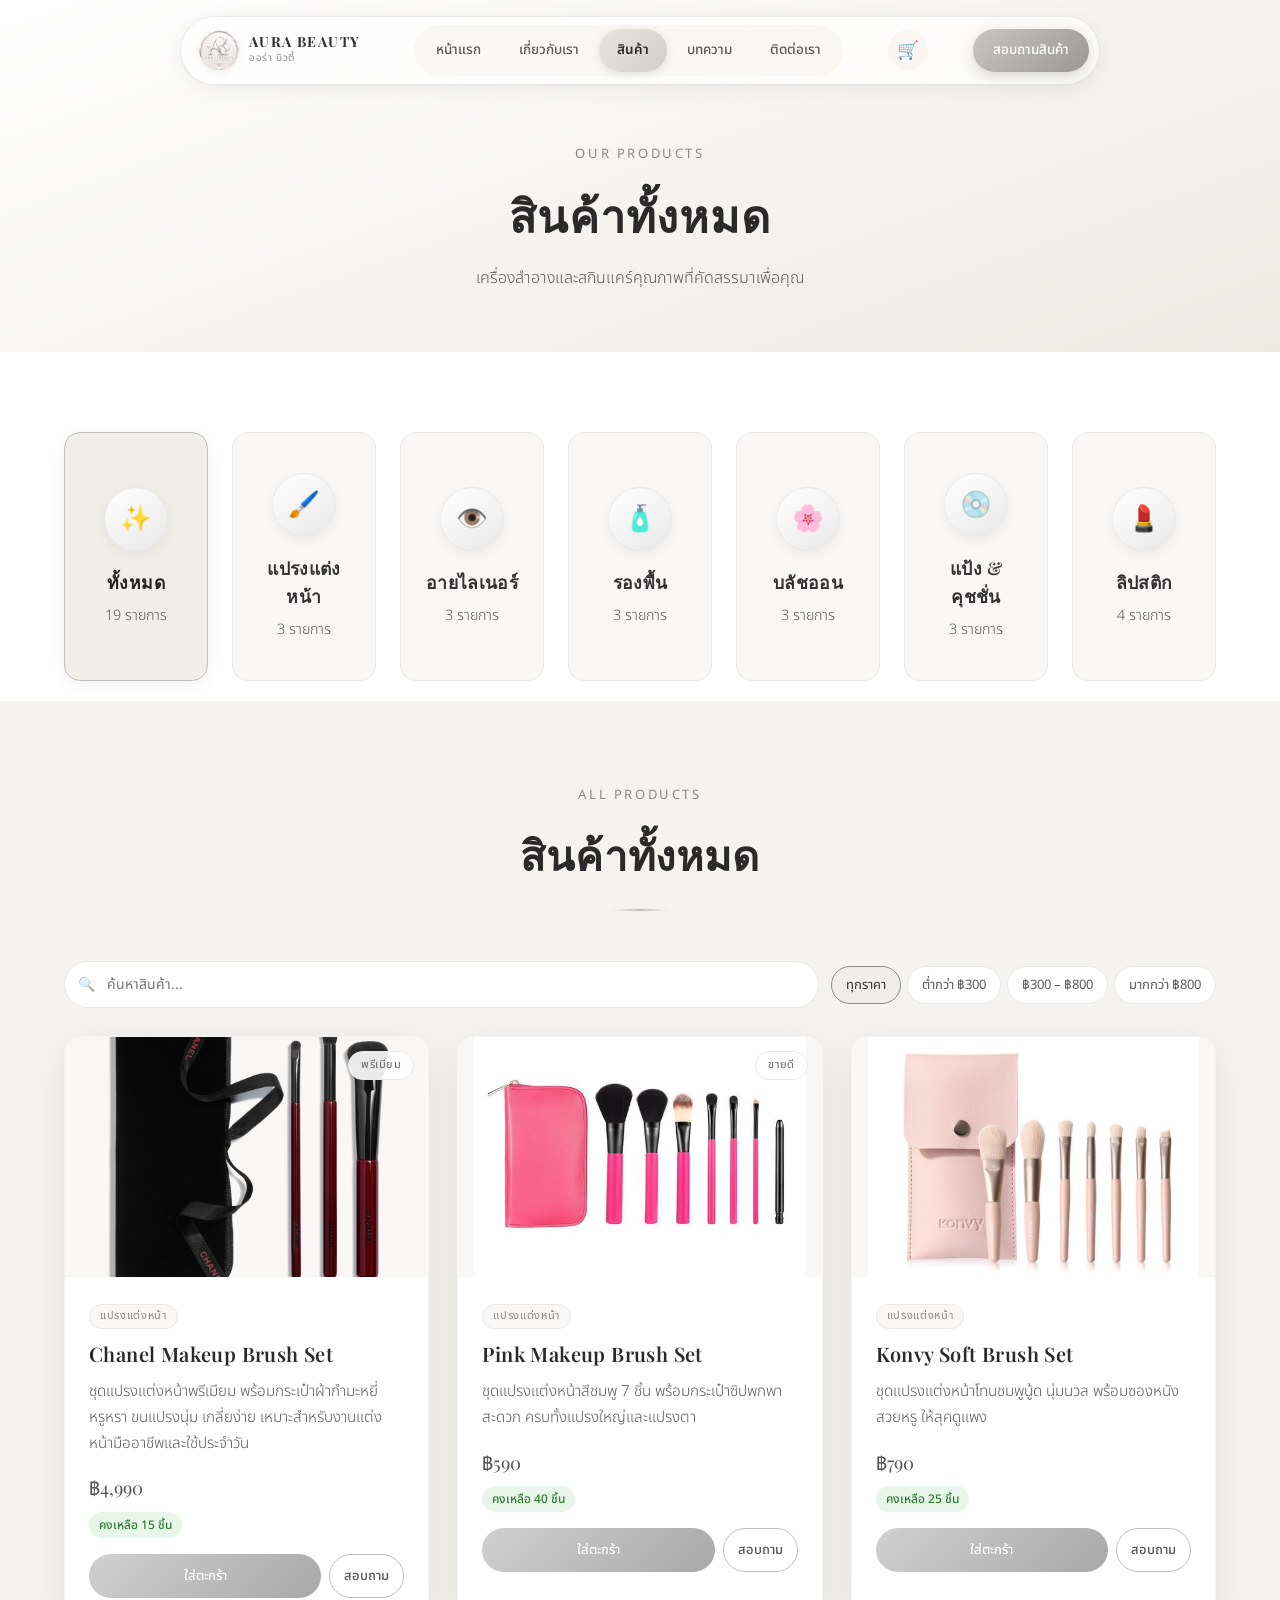
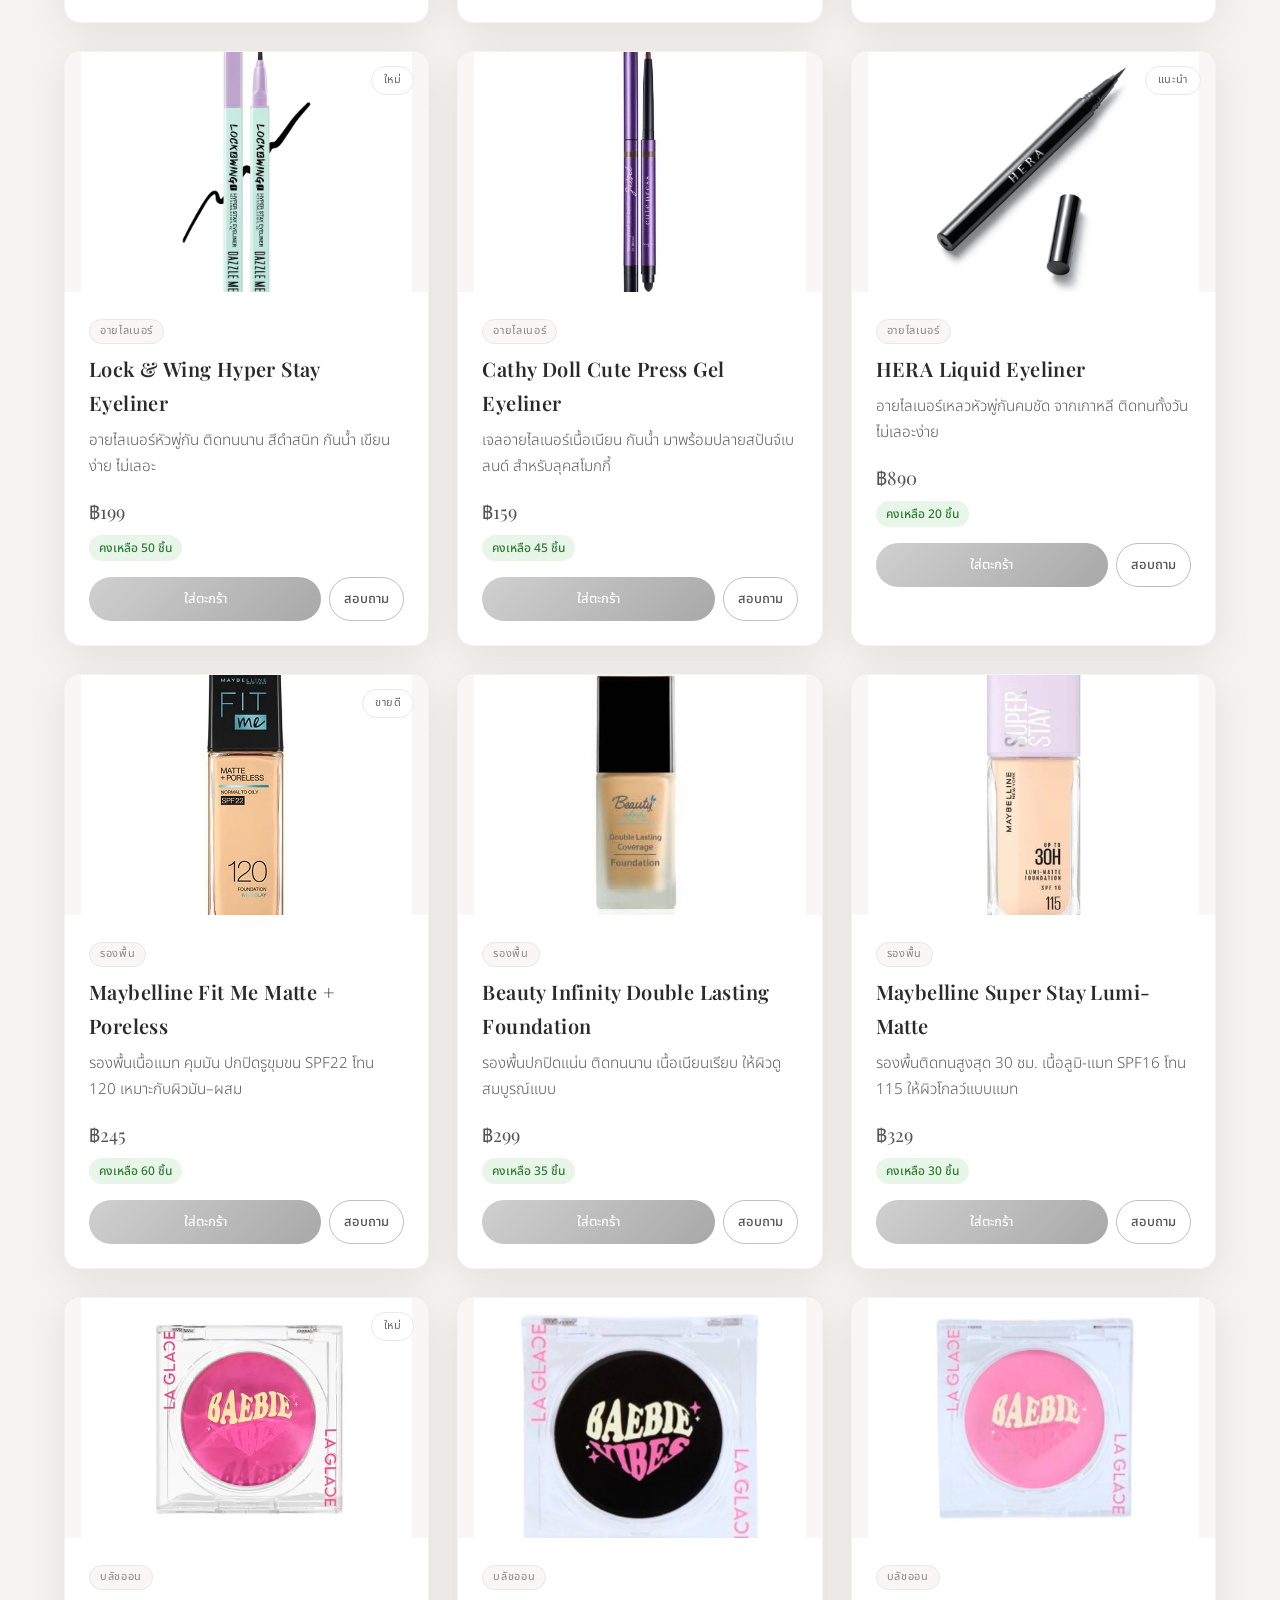
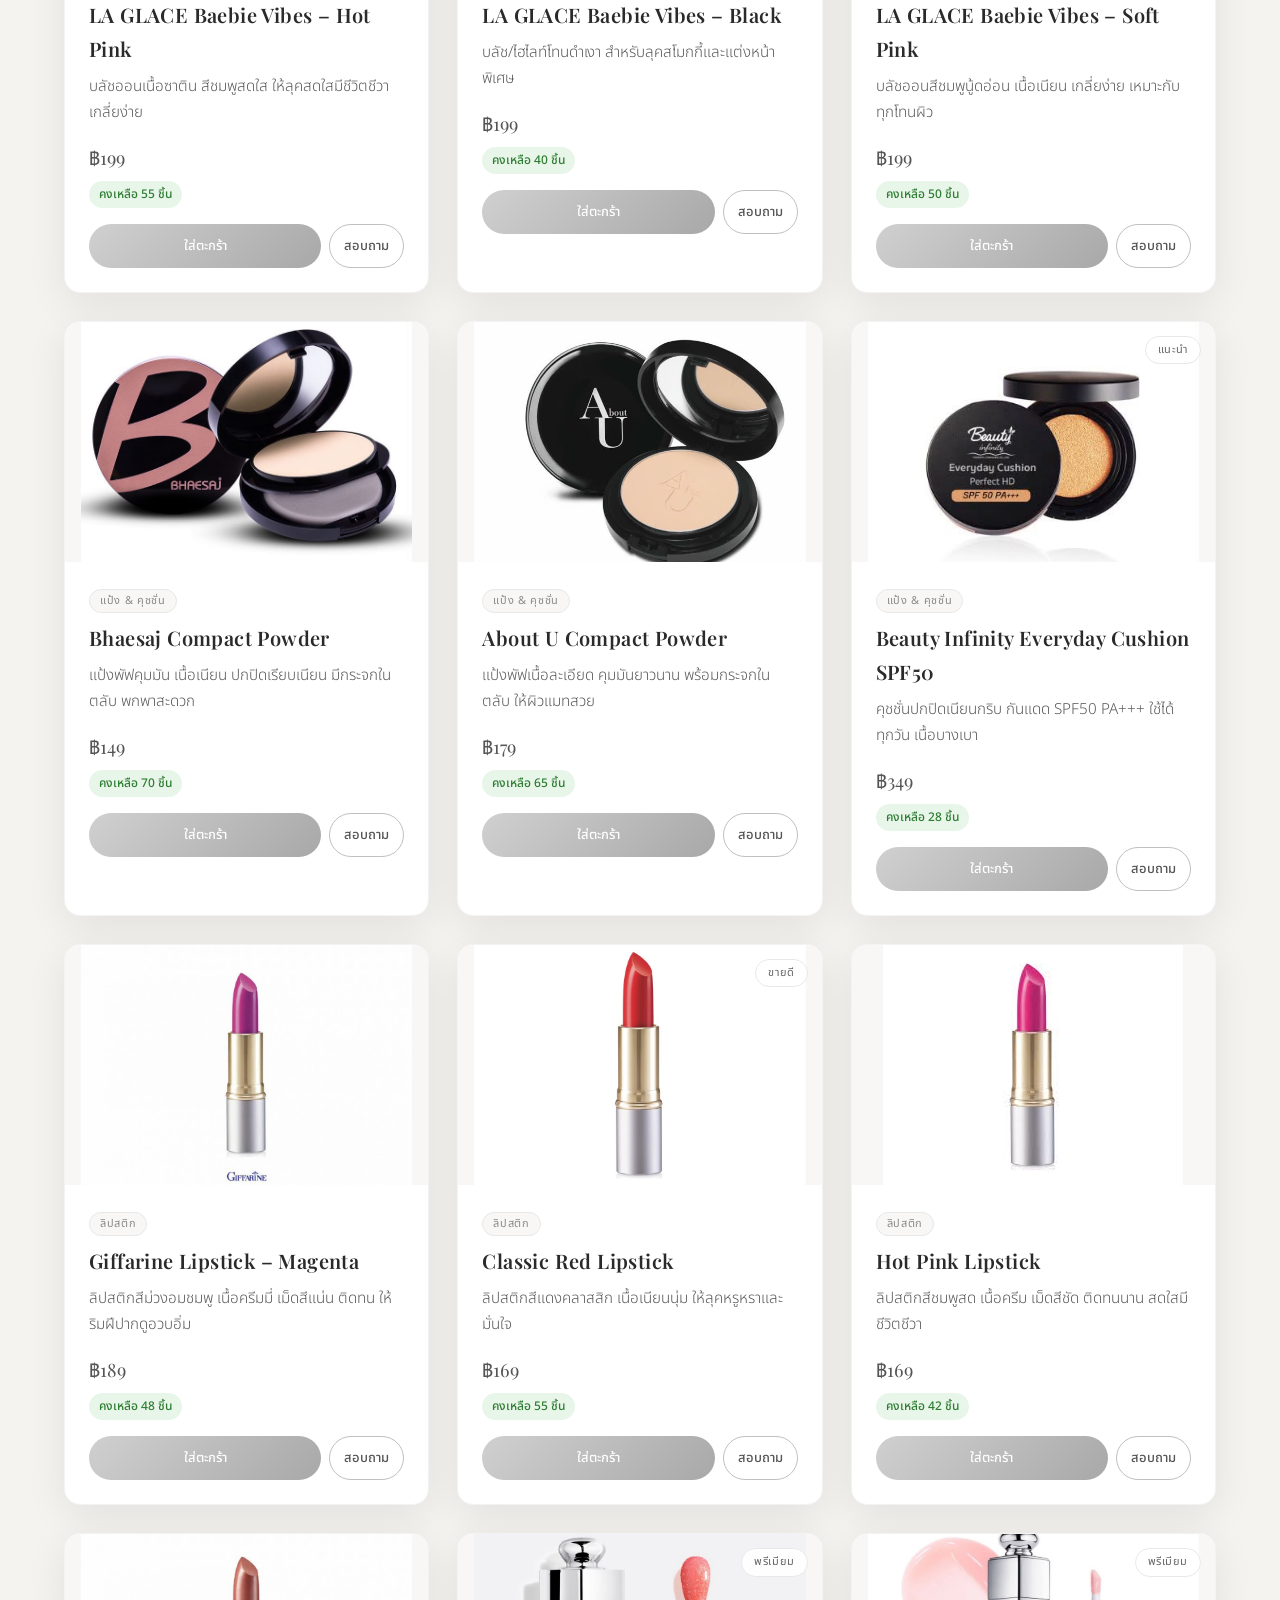
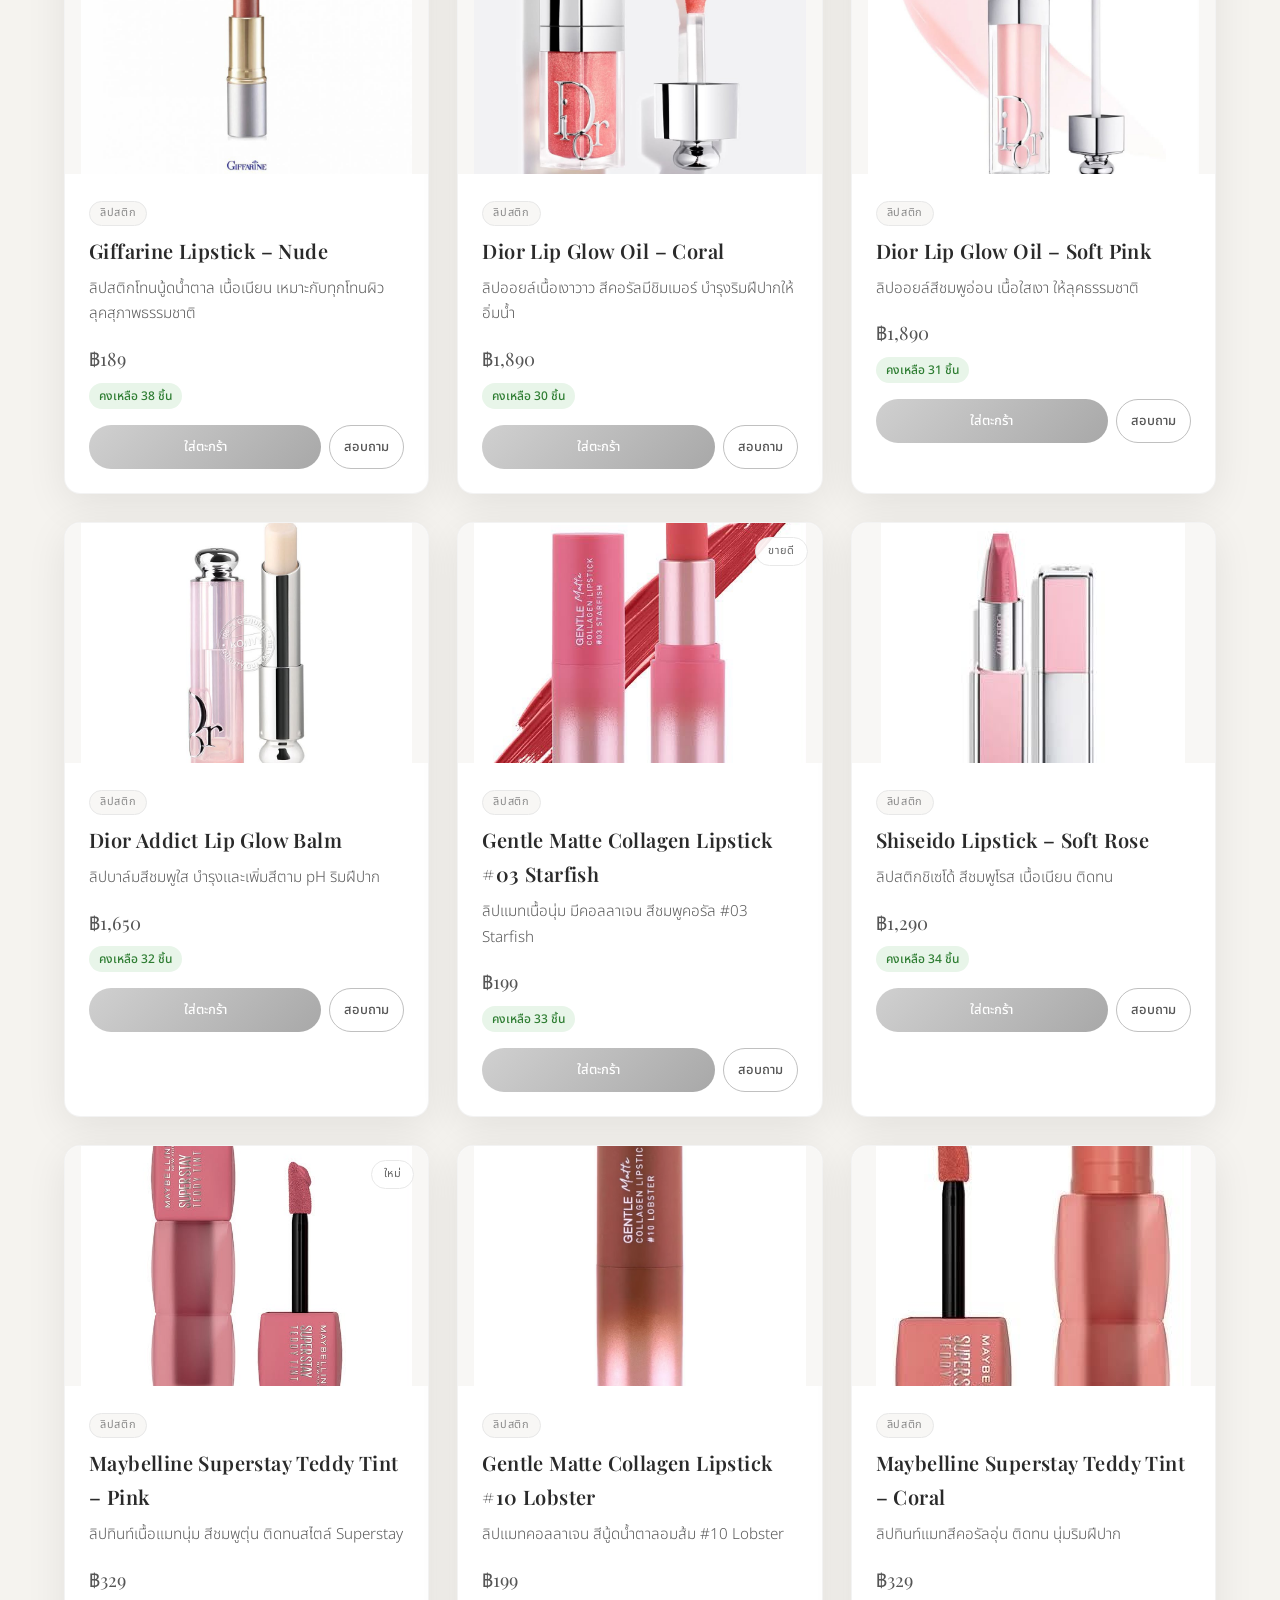
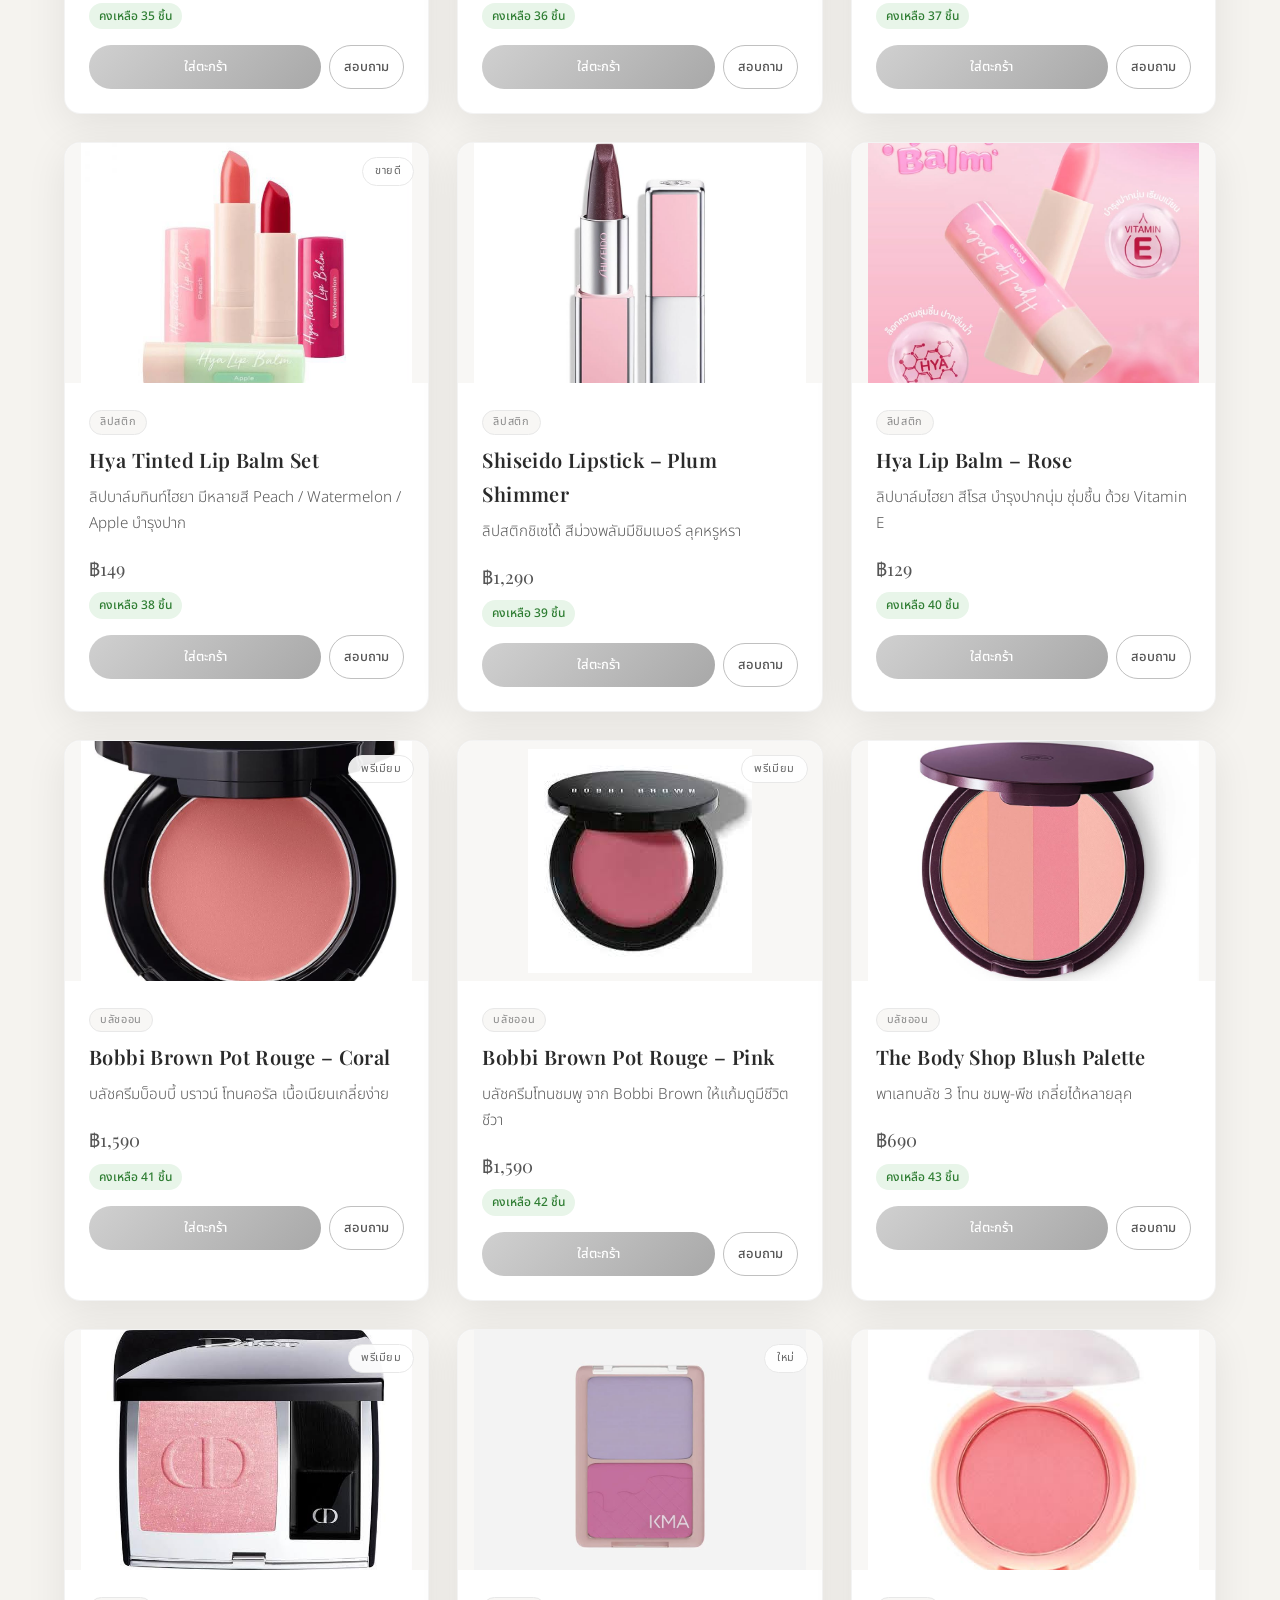
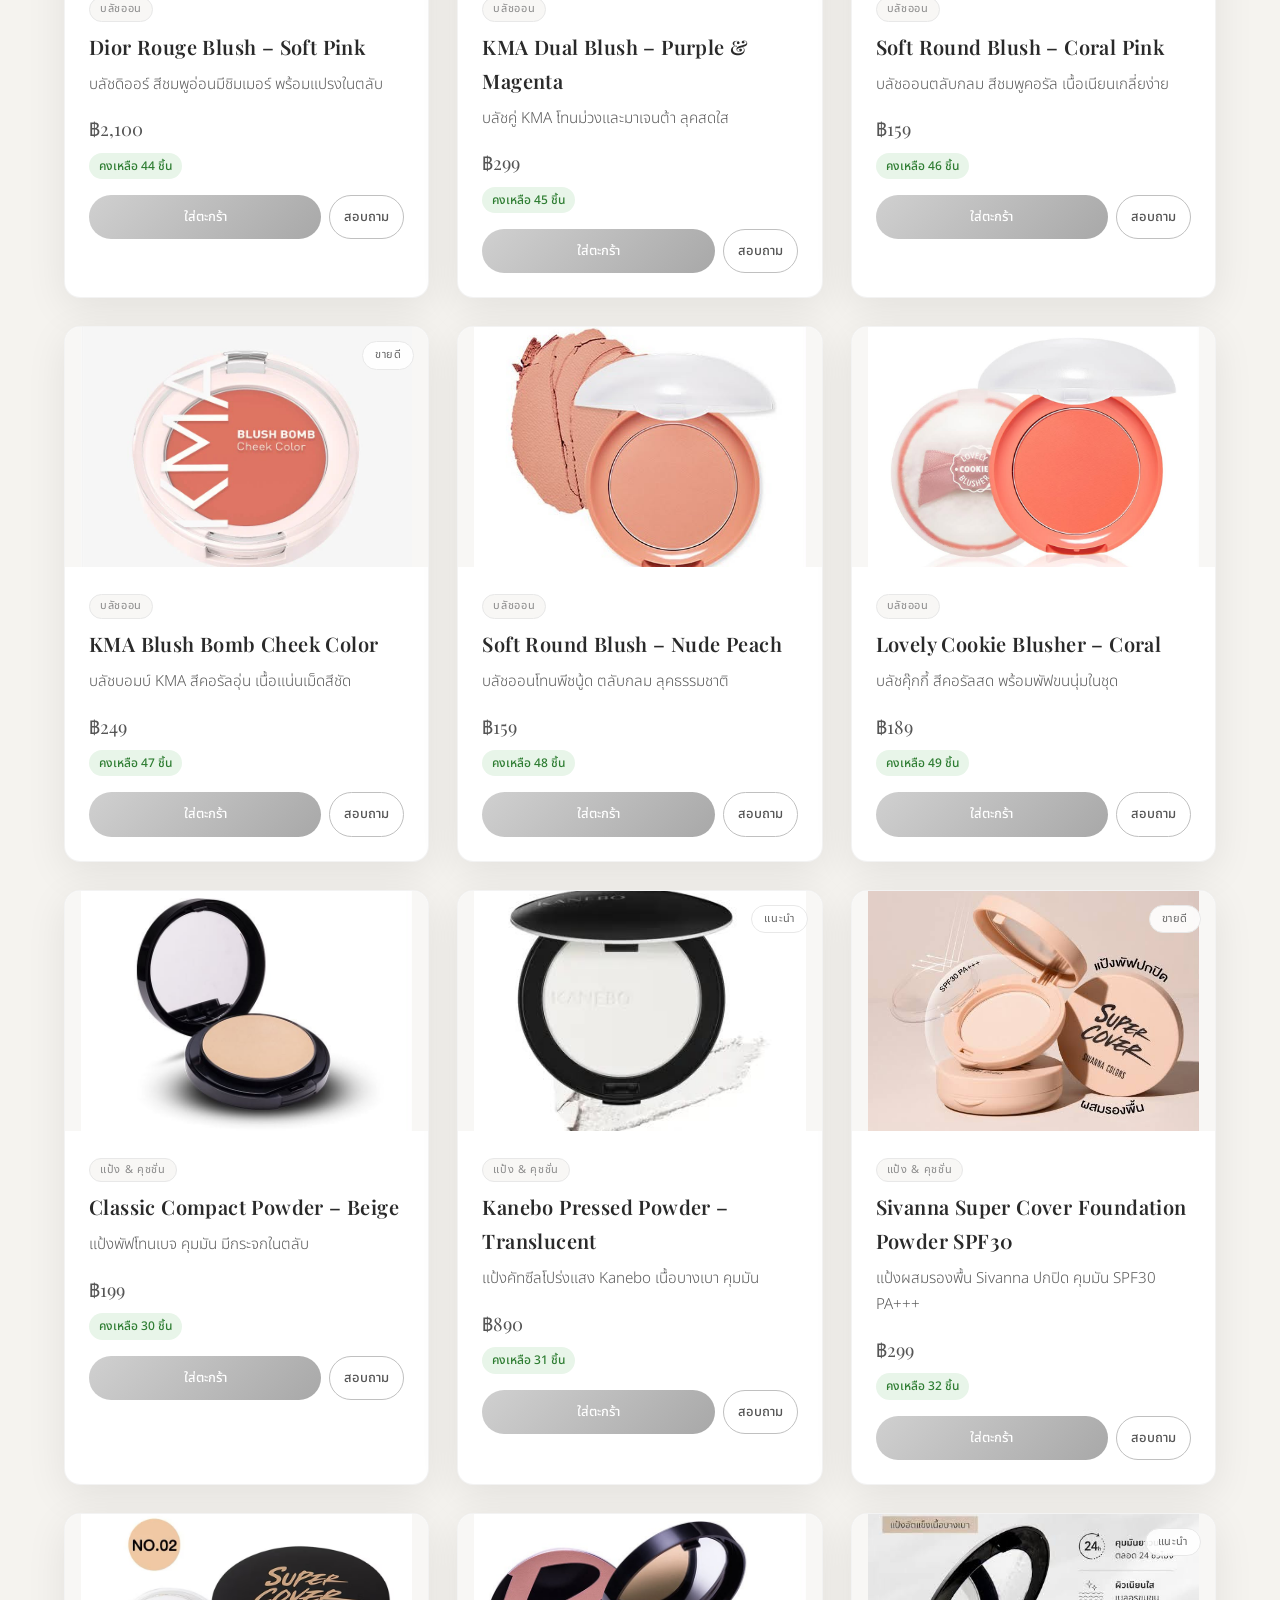
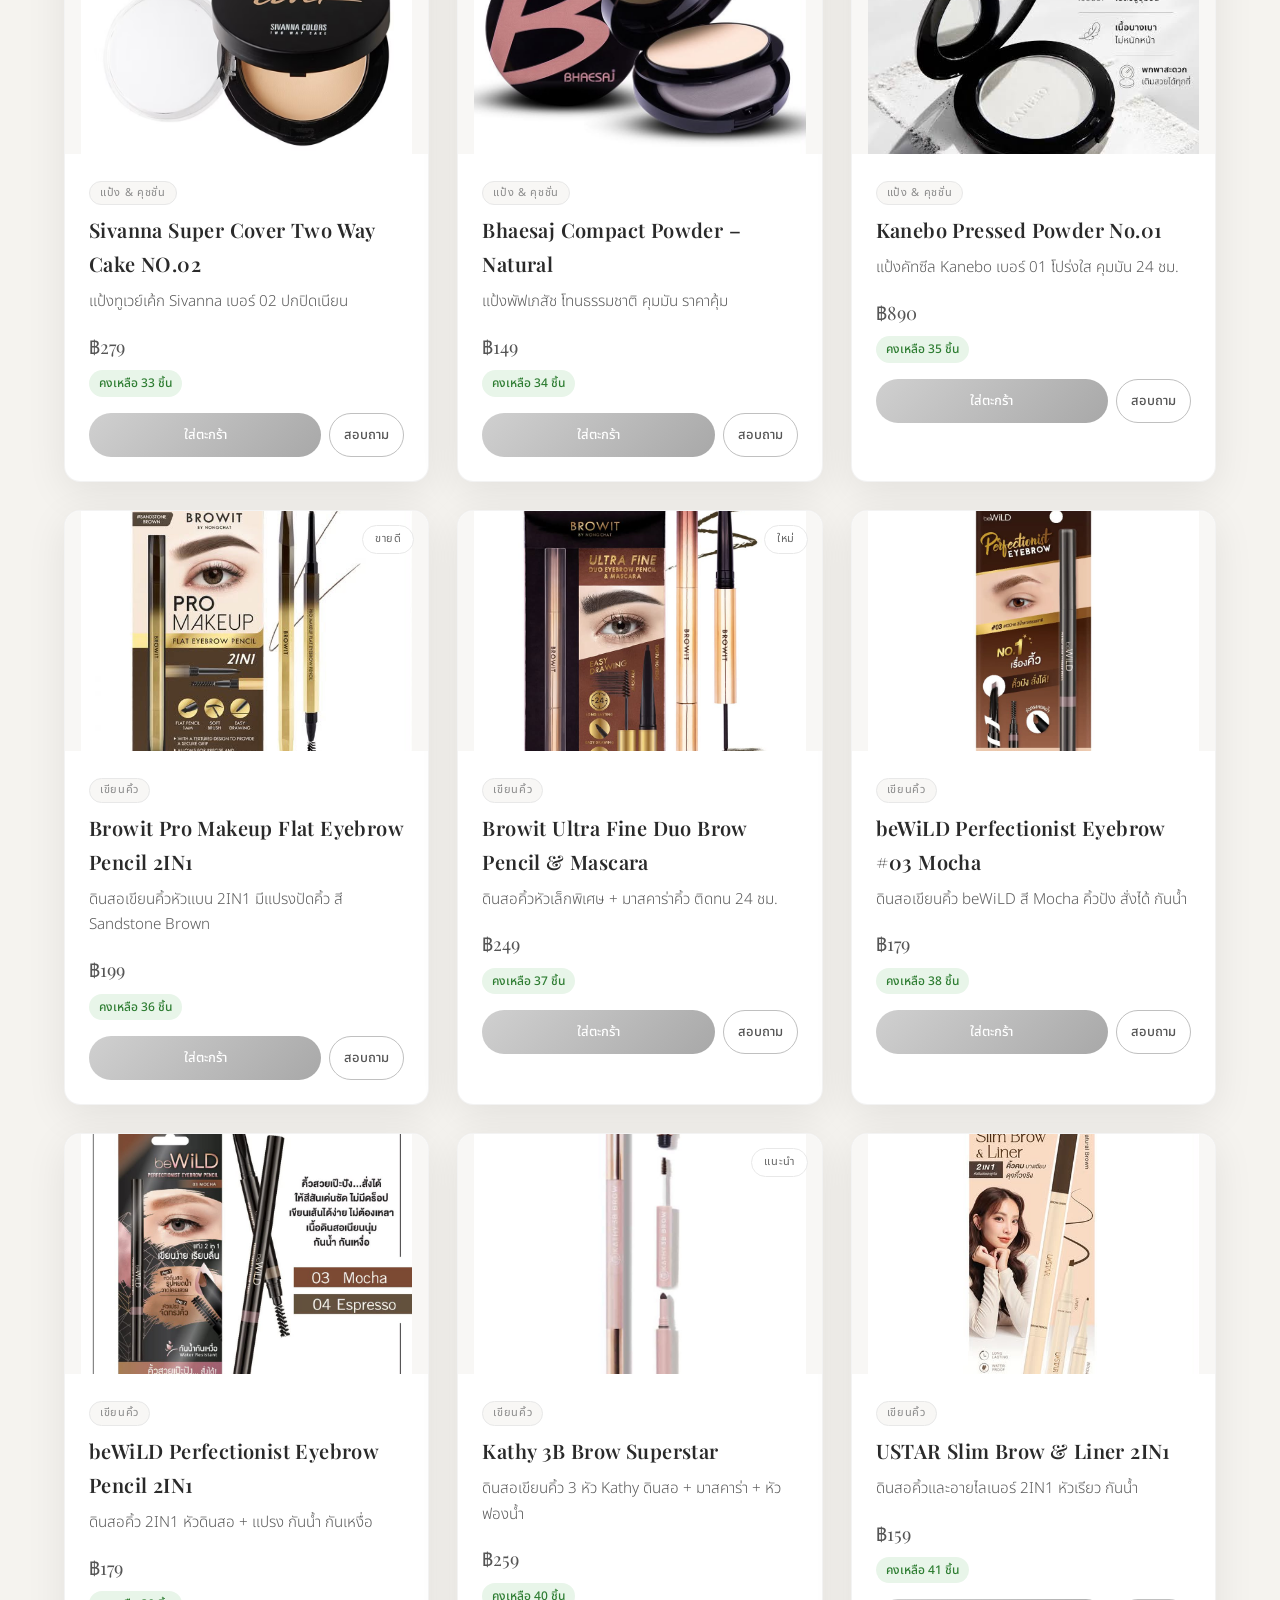
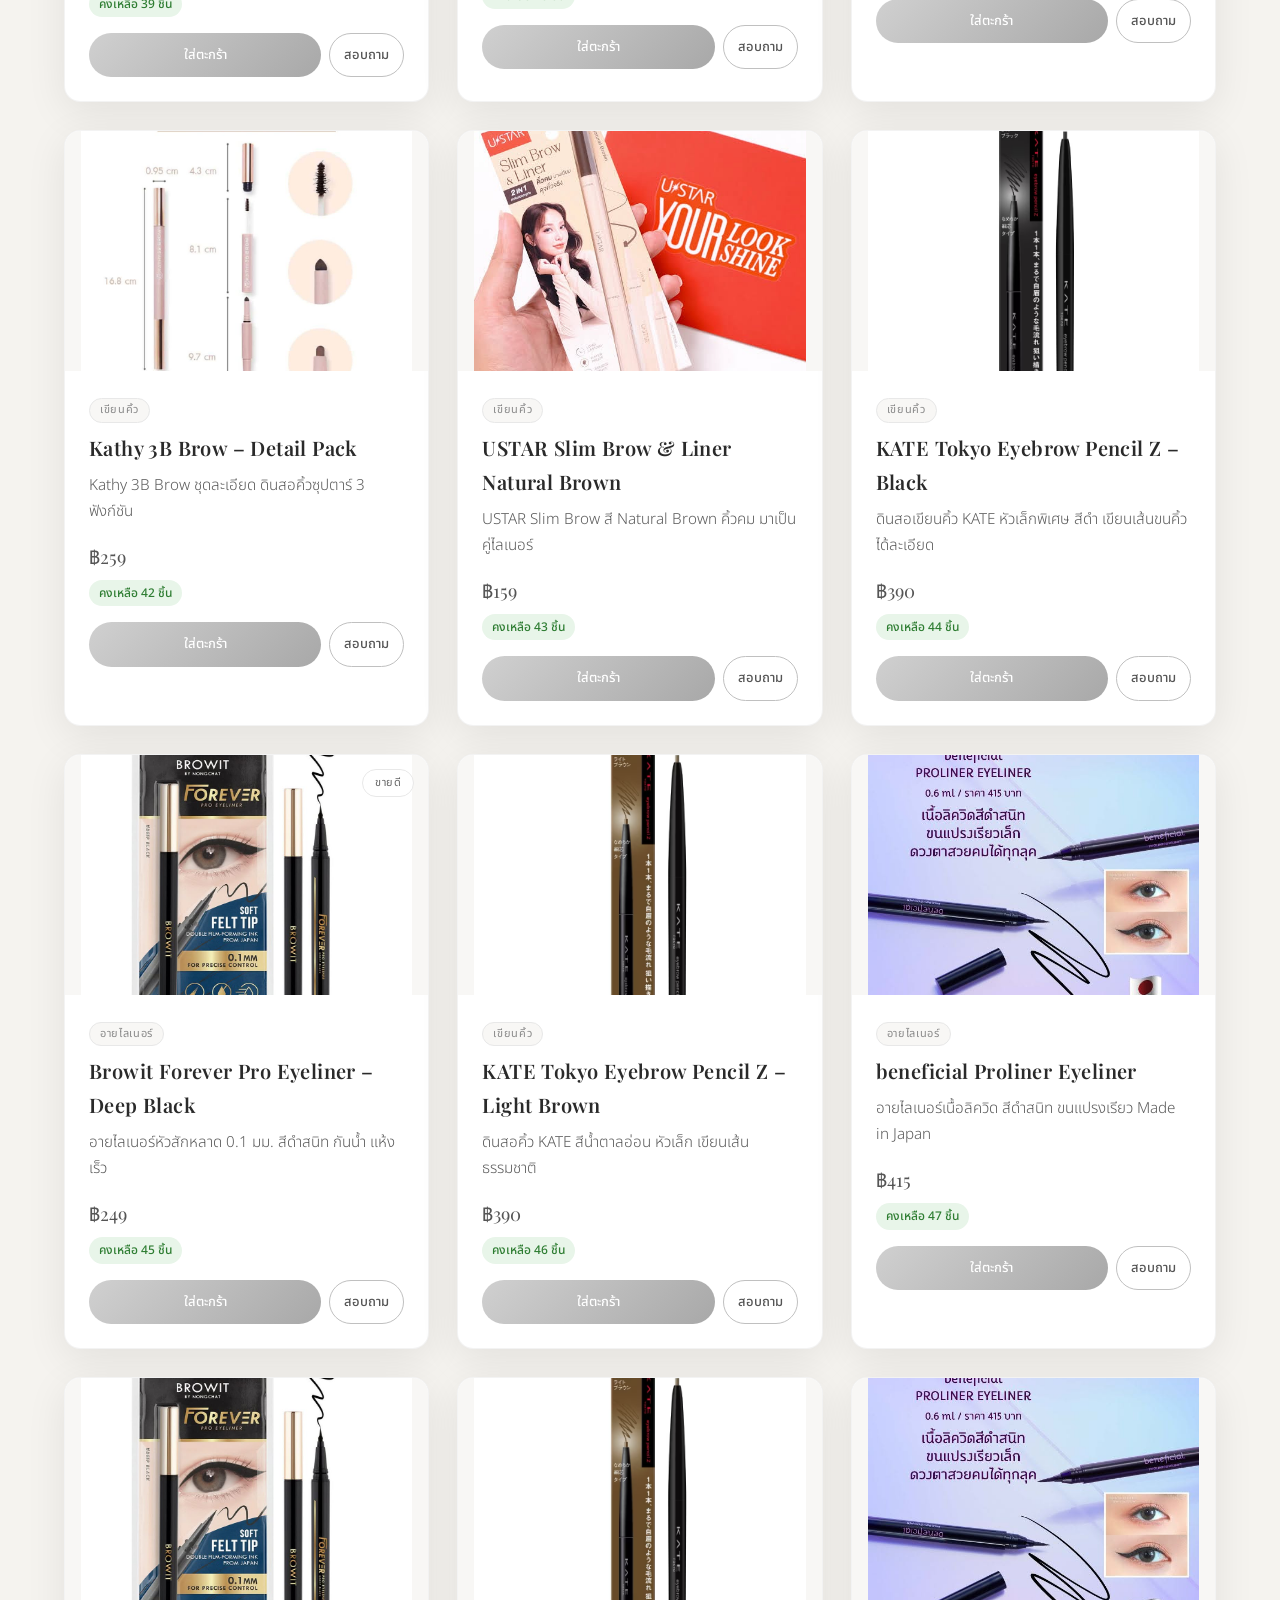
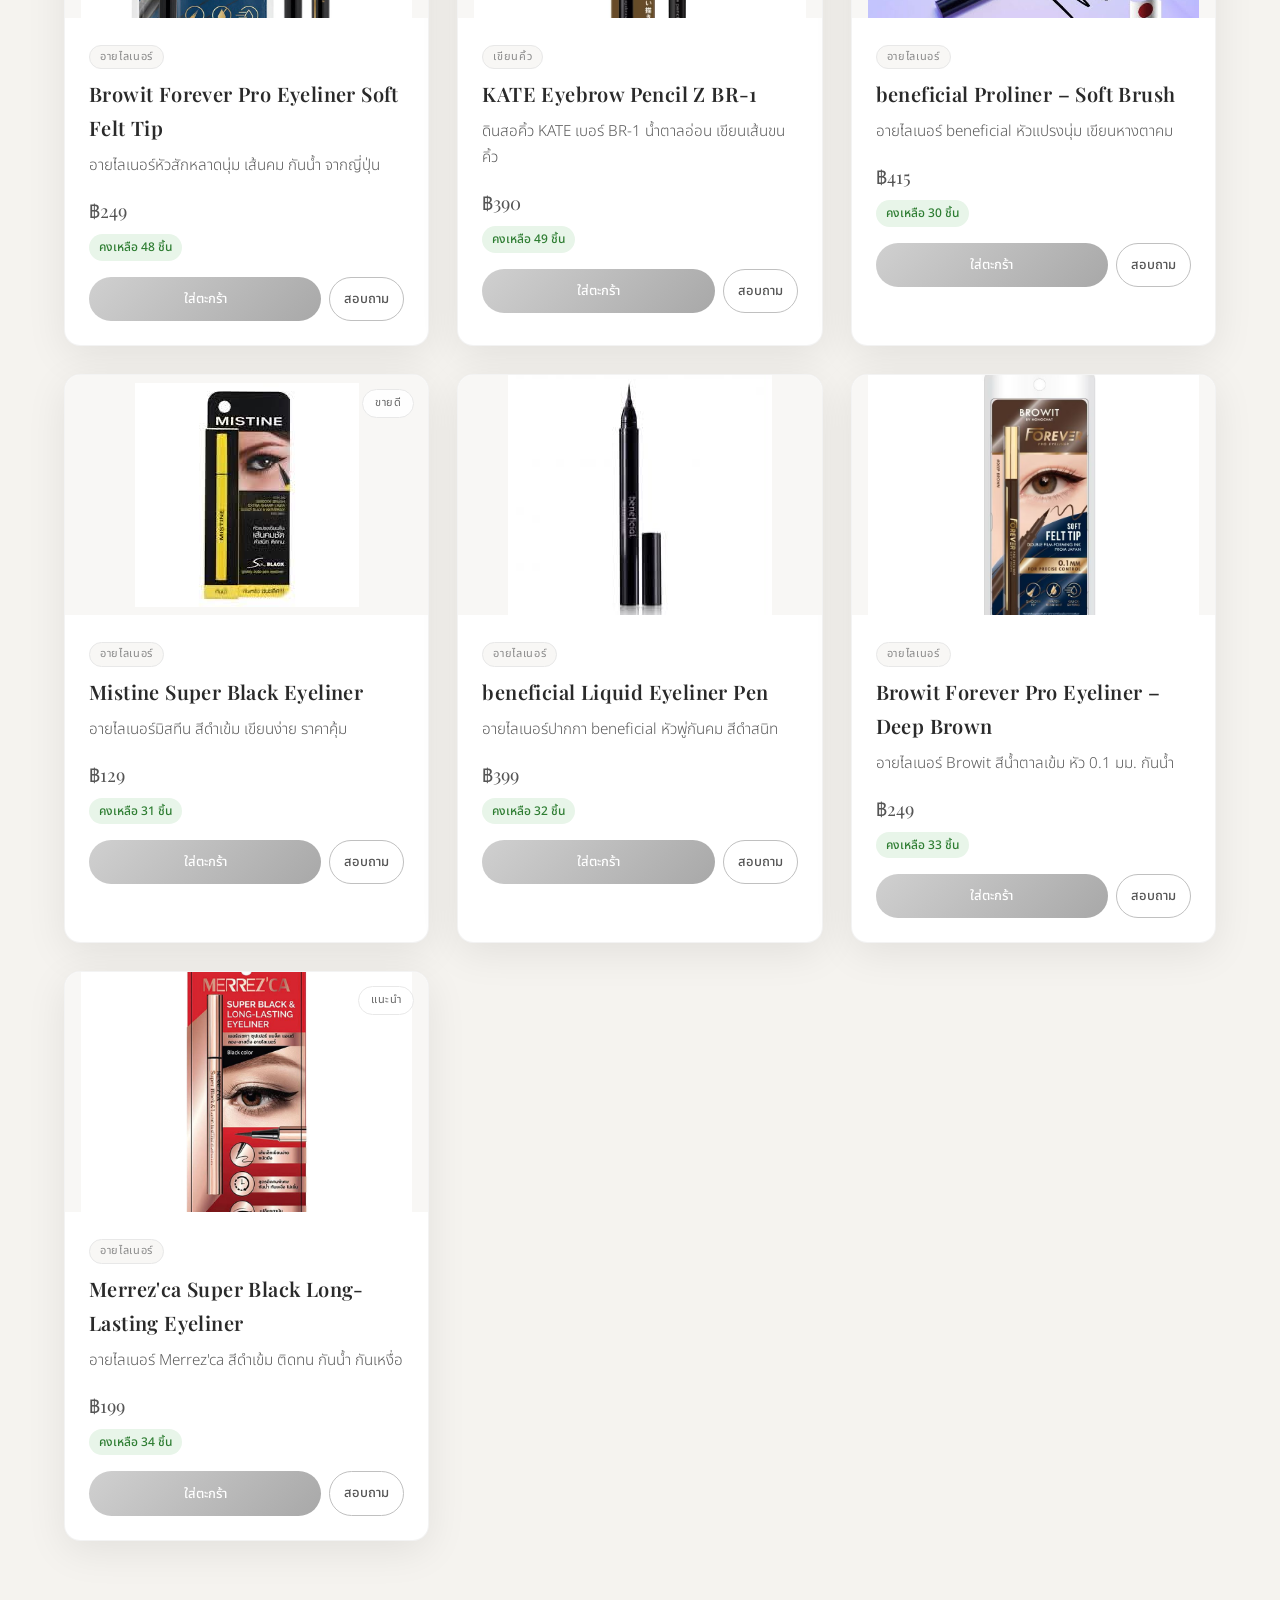
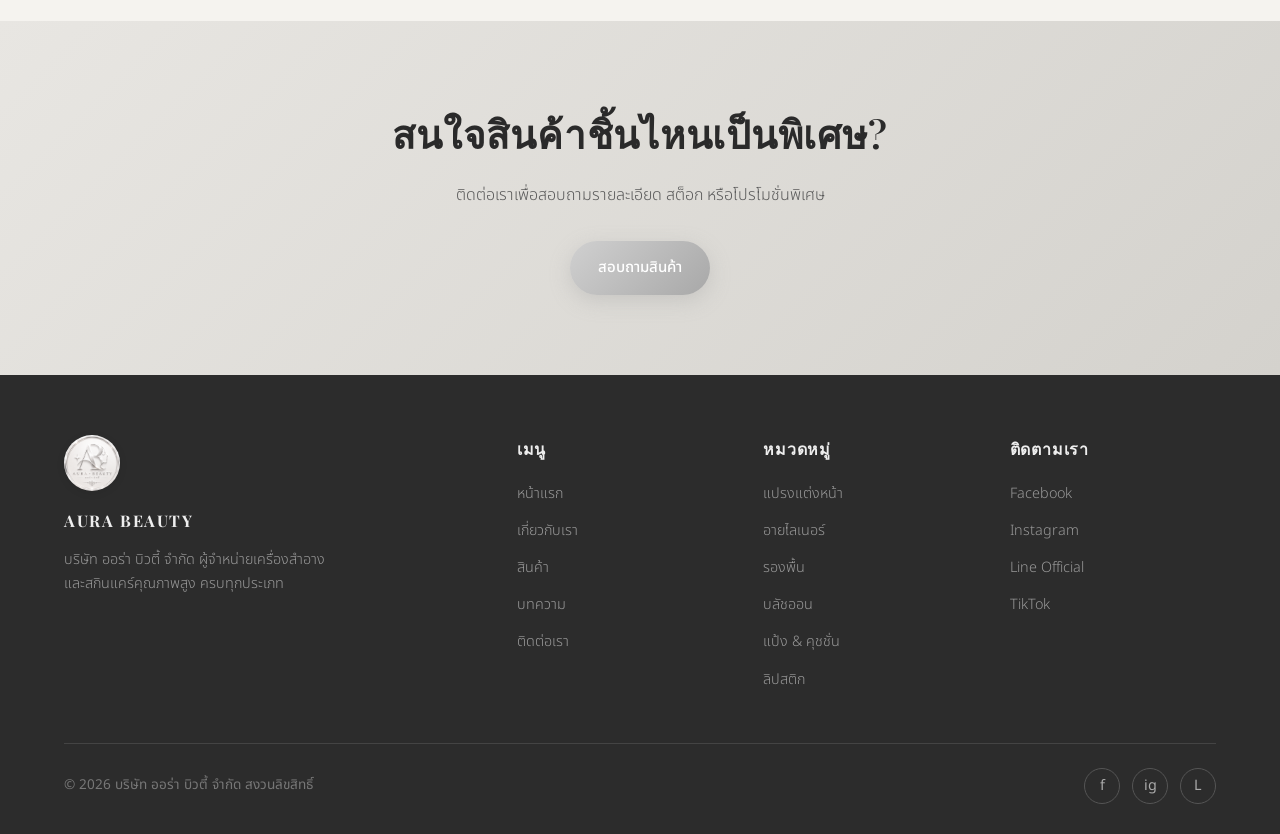
<file: products.html>
<!DOCTYPE html>
<html lang="th">
<head>
  <meta charset="UTF-8" />
  <meta name="viewport" content="width=device-width, initial-scale=1.0" />
  <title>สินค้า | Aura Beauty – ออร่า บิวตี้</title>
  <meta name="description" content="สินค้าเครื่องสำอางและสกินแคร์คุณภาพสูงจาก ออร่า บิวตี้ ครบทุกประเภท" />
  <link rel="preconnect" href="https://fonts.googleapis.com" />
  <link rel="preconnect" href="https://fonts.gstatic.com" crossorigin />
  <link href="https://fonts.googleapis.com/css2?family=Playfair+Display:wght@400;500;600;700&family=Noto+Sans+Thai:wght@300;400;500;600;700&display=swap" rel="stylesheet" />
  <link rel="stylesheet" href="style.css" />
</head>
<body>

      <header id="header">
    <div class="nav-wrap">
      <a href="index.html" class="logo">
        <img src="image/logo.png" alt="Aura Beauty" class="logo-img" />
        <div class="logo-text">
          <strong>AURA BEAUTY</strong>
          <span>ออร่า บิวตี้</span>
        </div>
      </a>
      <ul class="nav-links" id="navLinks">
        <span class="nav-indicator" id="navIndicator"></span>
        <li><a href="index.html" data-i18n="nav_home">หน้าแรก</a></li>
        <li><a href="about.html" data-i18n="nav_about">เกี่ยวกับเรา</a></li>
        <li><a href="products.html" class="active" data-i18n="nav_products">สินค้า</a></li>
        <li><a href="blog.html" data-i18n="nav_blog">บทความ</a></li>
        <li><a href="contact.html" data-i18n="nav_contact">ติดต่อเรา</a></li>
      </ul>
<a href="cart.html" class="cart-link" title="Cart">🛒<span class="cart-badge">0</span></a>
      <a href="contact.html" class="nav-cta" data-i18n="nav_inquiry">สอบถามสินค้า</a>
      <button class="menu-toggle" id="menuToggle" aria-label="เมนู">
        <span></span><span></span><span></span>
      </button>
    </div>
  </header>

  <section class="page-hero">
    <div class="container">
      <div class="label">Our Products</div>
      <h1>สินค้าทั้งหมด</h1>
      <p>เครื่องสำอางและสกินแคร์คุณภาพที่คัดสรรมาเพื่อคุณ</p>
    </div>
  </section>

  <section class="categories" style="padding-bottom: 20px;">
    <div class="container">
      <div class="cat-grid cat-filter">
        <button class="cat-card cat-btn active" data-cat="all">
          <div class="cat-icon">✨</div>
          <h3>ทั้งหมด</h3>
          <p>19 รายการ</p>
        </button>
        <button class="cat-card cat-btn" data-cat="brush">
          <div class="cat-icon">🖌️</div>
          <h3>แปรงแต่งหน้า</h3>
          <p>3 รายการ</p>
        </button>
        <button class="cat-card cat-btn" data-cat="eyeliner">
          <div class="cat-icon">👁️</div>
          <h3>อายไลเนอร์</h3>
          <p>3 รายการ</p>
        </button>
        <button class="cat-card cat-btn" data-cat="foundation">
          <div class="cat-icon">🧴</div>
          <h3>รองพื้น</h3>
          <p>3 รายการ</p>
        </button>
        <button class="cat-card cat-btn" data-cat="blush">
          <div class="cat-icon">🌸</div>
          <h3>บลัชออน</h3>
          <p>3 รายการ</p>
        </button>
        <button class="cat-card cat-btn" data-cat="powder">
          <div class="cat-icon">💿</div>
          <h3>แป้ง & คุชชั่น</h3>
          <p>3 รายการ</p>
        </button>
        <button class="cat-card cat-btn" data-cat="lipstick">
          <div class="cat-icon">💄</div>
          <h3>ลิปสติก</h3>
          <p>4 รายการ</p>
        </button>
      </div>
    </div>
  </section>

  <section class="products">
    <div class="container">
      <div class="section-header">
        <div class="label">All Products</div>
        <h2 id="catTitle">สินค้าทั้งหมด</h2>
        <div class="divider"></div>
      </div>

      
      <div class="product-toolbar">
        <div class="search-box">
          <input type="search" id="productSearch" data-i18n-placeholder="search_placeholder" placeholder="ค้นหาสินค้า..." />
        </div>
        <div class="price-filter" id="priceFilter">
          <button type="button" class="active" data-price="all" data-i18n="price_all">ทุกราคา</button>
          <button type="button" data-price="low" data-i18n="price_low">ต่ำกว่า ฿300</button>
          <button type="button" data-price="mid" data-i18n="price_mid">฿300 – ฿800</button>
          <button type="button" data-price="high" data-i18n="price_high">มากกว่า ฿800</button>
        </div>
      </div>

      <div class="product-grid">
        <article class="product-card" data-cat="brush" data-price="4990" data-id="p01" data-name="Chanel Makeup Brush Set" data-image="image/product-01.png">
          <div class="product-img"><a href="product.html?id=p01"><img src="image/product-01.png" alt="Chanel Makeup Brush Set" />
            <span class="product-badge">พรีเมียม</span>
          </a></div>
          <div class="product-body">
            <span class="product-cat-tag">แปรงแต่งหน้า</span>
            <h3 data-name-th="Chanel Makeup Brush Set" data-name-en="Chanel Makeup Brush Set"><a href="product.html?id=p01" style="color:inherit;">Chanel Makeup Brush Set</a></h3>
            <p data-desc-th="ชุดแปรงแต่งหน้าพรีเมียม พร้อมกระเป๋าผ้ากำมะหยี่หรูหรา ขนแปรงนุ่ม เกลี่ยง่าย เหมาะสำหรับงานแต่งหน้ามืออาชีพและใช้ประจำวัน" data-desc-en="Premium makeup brush set with luxurious velvet pouch. Soft bristles for seamless blending — ideal for pro and everyday use.">ชุดแปรงแต่งหน้าพรีเมียม พร้อมกระเป๋าผ้ากำมะหยี่หรูหรา ขนแปรงนุ่ม เกลี่ยง่าย เหมาะสำหรับงานแต่งหน้ามืออาชีพและใช้ประจำวัน</p>
            <div class="product-meta">
              <span class="product-price">฿4,990</span>
            </div>
            <div class="product-actions">
              <button type="button" class="btn-cart" data-i18n="add_cart"
                onclick="addToCart({id:'p01',name:'Chanel Makeup Brush Set',price:4990,image:'image/product-01.png'})">ใส่ตะกร้า</button>
              <a href="contact.html" class="btn-inquire" data-i18n="inquire">สอบถาม</a>
            </div>
          </div>
        </article>

        <article class="product-card" data-cat="brush" data-price="590" data-id="p02" data-name="Pink Makeup Brush Set" data-image="image/product-02.jpg">
          <div class="product-img"><a href="product.html?id=p02"><img src="image/product-02.jpg" alt="Pink Makeup Brush Set" />
            <span class="product-badge">ขายดี</span>
          </a></div>
          <div class="product-body">
            <span class="product-cat-tag">แปรงแต่งหน้า</span>
            <h3 data-name-th="Pink Makeup Brush Set" data-name-en="Pink Makeup Brush Set"><a href="product.html?id=p02" style="color:inherit;">Pink Makeup Brush Set</a></h3>
            <p data-desc-th="ชุดแปรงแต่งหน้าสีชมพู 7 ชิ้น พร้อมกระเป๋าซิปพกพาสะดวก ครบทั้งแปรงใหญ่และแปรงตา" data-desc-en="7-piece pink brush set with zip case. Includes face and eye brushes for complete makeup.">ชุดแปรงแต่งหน้าสีชมพู 7 ชิ้น พร้อมกระเป๋าซิปพกพาสะดวก ครบทั้งแปรงใหญ่และแปรงตา</p>
            <div class="product-meta">
              <span class="product-price">฿590</span>
            </div>
            <div class="product-actions">
              <button type="button" class="btn-cart" data-i18n="add_cart"
                onclick="addToCart({id:'p02',name:'Pink Makeup Brush Set',price:590,image:'image/product-02.jpg'})">ใส่ตะกร้า</button>
              <a href="contact.html" class="btn-inquire" data-i18n="inquire">สอบถาม</a>
            </div>
          </div>
        </article>

        <article class="product-card" data-cat="brush" data-price="790" data-id="p03" data-name="Konvy Soft Brush Set" data-image="image/product-03.jpg">
          <div class="product-img"><a href="product.html?id=p03"><img src="image/product-03.jpg" alt="Konvy Soft Brush Set" />
            
          </a></div>
          <div class="product-body">
            <span class="product-cat-tag">แปรงแต่งหน้า</span>
            <h3 data-name-th="Konvy Soft Brush Set" data-name-en="Konvy Soft Brush Set"><a href="product.html?id=p03" style="color:inherit;">Konvy Soft Brush Set</a></h3>
            <p data-desc-th="ชุดแปรงแต่งหน้าโทนชมพูนู้ด นุ่มนวล พร้อมซองหนังสวยหรู ให้ลุคดูแพง" data-desc-en="Soft nude-pink brushes with elegant leather case. Luxury look and feel.">ชุดแปรงแต่งหน้าโทนชมพูนู้ด นุ่มนวล พร้อมซองหนังสวยหรู ให้ลุคดูแพง</p>
            <div class="product-meta">
              <span class="product-price">฿790</span>
            </div>
            <div class="product-actions">
              <button type="button" class="btn-cart" data-i18n="add_cart"
                onclick="addToCart({id:'p03',name:'Konvy Soft Brush Set',price:790,image:'image/product-03.jpg'})">ใส่ตะกร้า</button>
              <a href="contact.html" class="btn-inquire" data-i18n="inquire">สอบถาม</a>
            </div>
          </div>
        </article>

        <article class="product-card" data-cat="eyeliner" data-price="199" data-id="p04" data-name="Lock & Wing Hyper Stay Eyeliner" data-image="image/product-04.png">
          <div class="product-img"><a href="product.html?id=p04"><img src="image/product-04.png" alt="Lock & Wing Hyper Stay Eyeliner" />
            <span class="product-badge">ใหม่</span>
          </a></div>
          <div class="product-body">
            <span class="product-cat-tag">อายไลเนอร์</span>
            <h3 data-name-th="Lock & Wing Hyper Stay Eyeliner" data-name-en="Lock & Wing Hyper Stay Eyeliner"><a href="product.html?id=p04" style="color:inherit;">Lock & Wing Hyper Stay Eyeliner</a></h3>
            <p data-desc-th="อายไลเนอร์หัวพู่กัน ติดทนนาน สีดำสนิท กันน้ำ เขียนง่าย ไม่เลอะ" data-desc-en="Long-wear waterproof liquid eyeliner with brush tip. Deep black, smudge-proof.">อายไลเนอร์หัวพู่กัน ติดทนนาน สีดำสนิท กันน้ำ เขียนง่าย ไม่เลอะ</p>
            <div class="product-meta">
              <span class="product-price">฿199</span>
            </div>
            <div class="product-actions">
              <button type="button" class="btn-cart" data-i18n="add_cart"
                onclick="addToCart({id:'p04',name:'Lock & Wing Hyper Stay Eyeliner',price:199,image:'image/product-04.png'})">ใส่ตะกร้า</button>
              <a href="contact.html" class="btn-inquire" data-i18n="inquire">สอบถาม</a>
            </div>
          </div>
        </article>

        <article class="product-card" data-cat="eyeliner" data-price="159" data-id="p05" data-name="Cathy Doll Cute Press Gel Eyeliner" data-image="image/product-05.jpg">
          <div class="product-img"><a href="product.html?id=p05"><img src="image/product-05.jpg" alt="Cathy Doll Cute Press Gel Eyeliner" />
            
          </a></div>
          <div class="product-body">
            <span class="product-cat-tag">อายไลเนอร์</span>
            <h3 data-name-th="Cathy Doll Cute Press Gel Eyeliner" data-name-en="Cathy Doll Cute Press Gel Eyeliner"><a href="product.html?id=p05" style="color:inherit;">Cathy Doll Cute Press Gel Eyeliner</a></h3>
            <p data-desc-th="เจลอายไลเนอร์เนื้อเนียน กันน้ำ มาพร้อมปลายสปันจ์เบลนด์ สำหรับลุคสโมกกี้" data-desc-en="Waterproof gel eyeliner with blend sponge tip for soft smoky looks.">เจลอายไลเนอร์เนื้อเนียน กันน้ำ มาพร้อมปลายสปันจ์เบลนด์ สำหรับลุคสโมกกี้</p>
            <div class="product-meta">
              <span class="product-price">฿159</span>
            </div>
            <div class="product-actions">
              <button type="button" class="btn-cart" data-i18n="add_cart"
                onclick="addToCart({id:'p05',name:'Cathy Doll Cute Press Gel Eyeliner',price:159,image:'image/product-05.jpg'})">ใส่ตะกร้า</button>
              <a href="contact.html" class="btn-inquire" data-i18n="inquire">สอบถาม</a>
            </div>
          </div>
        </article>

        <article class="product-card" data-cat="eyeliner" data-price="890" data-id="p06" data-name="HERA Liquid Eyeliner" data-image="image/product-06.jpg">
          <div class="product-img"><a href="product.html?id=p06"><img src="image/product-06.jpg" alt="HERA Liquid Eyeliner" />
            <span class="product-badge">แนะนำ</span>
          </a></div>
          <div class="product-body">
            <span class="product-cat-tag">อายไลเนอร์</span>
            <h3 data-name-th="HERA Liquid Eyeliner" data-name-en="HERA Liquid Eyeliner"><a href="product.html?id=p06" style="color:inherit;">HERA Liquid Eyeliner</a></h3>
            <p data-desc-th="อายไลเนอร์เหลวหัวพู่กันคมชัด จากเกาหลี ติดทนทั้งวัน ไม่เลอะง่าย" data-desc-en="Korean liquid eyeliner with precise brush tip. Long-lasting, smudge-resistant.">อายไลเนอร์เหลวหัวพู่กันคมชัด จากเกาหลี ติดทนทั้งวัน ไม่เลอะง่าย</p>
            <div class="product-meta">
              <span class="product-price">฿890</span>
            </div>
            <div class="product-actions">
              <button type="button" class="btn-cart" data-i18n="add_cart"
                onclick="addToCart({id:'p06',name:'HERA Liquid Eyeliner',price:890,image:'image/product-06.jpg'})">ใส่ตะกร้า</button>
              <a href="contact.html" class="btn-inquire" data-i18n="inquire">สอบถาม</a>
            </div>
          </div>
        </article>

        <article class="product-card" data-cat="foundation" data-price="245" data-id="p07" data-name="Maybelline Fit Me Matte + Poreless" data-image="image/product-07.jpg">
          <div class="product-img"><a href="product.html?id=p07"><img src="image/product-07.jpg" alt="Maybelline Fit Me Matte + Poreless" />
            <span class="product-badge">ขายดี</span>
          </a></div>
          <div class="product-body">
            <span class="product-cat-tag">รองพื้น</span>
            <h3 data-name-th="Maybelline Fit Me Matte + Poreless" data-name-en="Maybelline Fit Me Matte + Poreless"><a href="product.html?id=p07" style="color:inherit;">Maybelline Fit Me Matte + Poreless</a></h3>
            <p data-desc-th="รองพื้นเนื้อแมท คุมมัน ปกปิดรูขุมขน SPF22 โทน 120 เหมาะกับผิวมัน–ผสม" data-desc-en="Matte foundation that controls oil and blurs pores. SPF22 shade 120.">รองพื้นเนื้อแมท คุมมัน ปกปิดรูขุมขน SPF22 โทน 120 เหมาะกับผิวมัน–ผสม</p>
            <div class="product-meta">
              <span class="product-price">฿245</span>
            </div>
            <div class="product-actions">
              <button type="button" class="btn-cart" data-i18n="add_cart"
                onclick="addToCart({id:'p07',name:'Maybelline Fit Me Matte + Poreless',price:245,image:'image/product-07.jpg'})">ใส่ตะกร้า</button>
              <a href="contact.html" class="btn-inquire" data-i18n="inquire">สอบถาม</a>
            </div>
          </div>
        </article>

        <article class="product-card" data-cat="foundation" data-price="299" data-id="p08" data-name="Beauty Infinity Double Lasting Foundation" data-image="image/product-08.jpg">
          <div class="product-img"><a href="product.html?id=p08"><img src="image/product-08.jpg" alt="Beauty Infinity Double Lasting Foundation" />
            
          </a></div>
          <div class="product-body">
            <span class="product-cat-tag">รองพื้น</span>
            <h3 data-name-th="Beauty Infinity Double Lasting Foundation" data-name-en="Beauty Infinity Double Lasting Foundation"><a href="product.html?id=p08" style="color:inherit;">Beauty Infinity Double Lasting Foundation</a></h3>
            <p data-desc-th="รองพื้นปกปิดแน่น ติดทนนาน เนื้อเนียนเรียบ ให้ผิวดูสมบูรณ์แบบ" data-desc-en="Full-coverage long-lasting foundation with smooth, even finish.">รองพื้นปกปิดแน่น ติดทนนาน เนื้อเนียนเรียบ ให้ผิวดูสมบูรณ์แบบ</p>
            <div class="product-meta">
              <span class="product-price">฿299</span>
            </div>
            <div class="product-actions">
              <button type="button" class="btn-cart" data-i18n="add_cart"
                onclick="addToCart({id:'p08',name:'Beauty Infinity Double Lasting Foundation',price:299,image:'image/product-08.jpg'})">ใส่ตะกร้า</button>
              <a href="contact.html" class="btn-inquire" data-i18n="inquire">สอบถาม</a>
            </div>
          </div>
        </article>

        <article class="product-card" data-cat="foundation" data-price="329" data-id="p09" data-name="Maybelline Super Stay Lumi-Matte" data-image="image/product-09.jpg">
          <div class="product-img"><a href="product.html?id=p09"><img src="image/product-09.jpg" alt="Maybelline Super Stay Lumi-Matte" />
            
          </a></div>
          <div class="product-body">
            <span class="product-cat-tag">รองพื้น</span>
            <h3 data-name-th="Maybelline Super Stay Lumi-Matte" data-name-en="Maybelline Super Stay Lumi-Matte"><a href="product.html?id=p09" style="color:inherit;">Maybelline Super Stay Lumi-Matte</a></h3>
            <p data-desc-th="รองพื้นติดทนสูงสุด 30 ชม. เนื้อลูมิ-แมท SPF16 โทน 115 ให้ผิวโกลว์แบบแมท" data-desc-en="Up to 30-hour wear lumi-matte foundation. SPF16 shade 115.">รองพื้นติดทนสูงสุด 30 ชม. เนื้อลูมิ-แมท SPF16 โทน 115 ให้ผิวโกลว์แบบแมท</p>
            <div class="product-meta">
              <span class="product-price">฿329</span>
            </div>
            <div class="product-actions">
              <button type="button" class="btn-cart" data-i18n="add_cart"
                onclick="addToCart({id:'p09',name:'Maybelline Super Stay Lumi-Matte',price:329,image:'image/product-09.jpg'})">ใส่ตะกร้า</button>
              <a href="contact.html" class="btn-inquire" data-i18n="inquire">สอบถาม</a>
            </div>
          </div>
        </article>

        <article class="product-card" data-cat="blush" data-price="199" data-id="p10" data-name="LA GLACE Baebie Vibes – Hot Pink" data-image="image/product-10.jpg">
          <div class="product-img"><a href="product.html?id=p10"><img src="image/product-10.jpg" alt="LA GLACE Baebie Vibes – Hot Pink" />
            <span class="product-badge">ใหม่</span>
          </a></div>
          <div class="product-body">
            <span class="product-cat-tag">บลัชออน</span>
            <h3 data-name-th="LA GLACE Baebie Vibes – Hot Pink" data-name-en="LA GLACE Baebie Vibes – Hot Pink"><a href="product.html?id=p10" style="color:inherit;">LA GLACE Baebie Vibes – Hot Pink</a></h3>
            <p data-desc-th="บลัชออนเนื้อซาติน สีชมพูสดใส ให้ลุคสดใสมีชีวิตชีวา เกลี่ยง่าย" data-desc-en="Satin hot pink blush for a fresh, vibrant look. Easy to blend.">บลัชออนเนื้อซาติน สีชมพูสดใส ให้ลุคสดใสมีชีวิตชีวา เกลี่ยง่าย</p>
            <div class="product-meta">
              <span class="product-price">฿199</span>
            </div>
            <div class="product-actions">
              <button type="button" class="btn-cart" data-i18n="add_cart"
                onclick="addToCart({id:'p10',name:'LA GLACE Baebie Vibes – Hot Pink',price:199,image:'image/product-10.jpg'})">ใส่ตะกร้า</button>
              <a href="contact.html" class="btn-inquire" data-i18n="inquire">สอบถาม</a>
            </div>
          </div>
        </article>

        <article class="product-card" data-cat="blush" data-price="199" data-id="p11" data-name="LA GLACE Baebie Vibes – Black" data-image="image/product-11.jpg">
          <div class="product-img"><a href="product.html?id=p11"><img src="image/product-11.jpg" alt="LA GLACE Baebie Vibes – Black" />
            
          </a></div>
          <div class="product-body">
            <span class="product-cat-tag">บลัชออน</span>
            <h3 data-name-th="LA GLACE Baebie Vibes – Black" data-name-en="LA GLACE Baebie Vibes – Black"><a href="product.html?id=p11" style="color:inherit;">LA GLACE Baebie Vibes – Black</a></h3>
            <p data-desc-th="บลัช/ไฮไลท์โทนดำเงา สำหรับลุคสโมกกี้และแต่งหน้าพิเศษ" data-desc-en="Black shimmer blush/highlighter for smoky and special looks.">บลัช/ไฮไลท์โทนดำเงา สำหรับลุคสโมกกี้และแต่งหน้าพิเศษ</p>
            <div class="product-meta">
              <span class="product-price">฿199</span>
            </div>
            <div class="product-actions">
              <button type="button" class="btn-cart" data-i18n="add_cart"
                onclick="addToCart({id:'p11',name:'LA GLACE Baebie Vibes – Black',price:199,image:'image/product-11.jpg'})">ใส่ตะกร้า</button>
              <a href="contact.html" class="btn-inquire" data-i18n="inquire">สอบถาม</a>
            </div>
          </div>
        </article>

        <article class="product-card" data-cat="blush" data-price="199" data-id="p12" data-name="LA GLACE Baebie Vibes – Soft Pink" data-image="image/product-12.jpg">
          <div class="product-img"><a href="product.html?id=p12"><img src="image/product-12.jpg" alt="LA GLACE Baebie Vibes – Soft Pink" />
            
          </a></div>
          <div class="product-body">
            <span class="product-cat-tag">บลัชออน</span>
            <h3 data-name-th="LA GLACE Baebie Vibes – Soft Pink" data-name-en="LA GLACE Baebie Vibes – Soft Pink"><a href="product.html?id=p12" style="color:inherit;">LA GLACE Baebie Vibes – Soft Pink</a></h3>
            <p data-desc-th="บลัชออนสีชมพูนู้ดอ่อน เนื้อเนียน เกลี่ยง่าย เหมาะกับทุกโทนผิว" data-desc-en="Soft nude-pink blush. Smooth, blendable, suits all skin tones.">บลัชออนสีชมพูนู้ดอ่อน เนื้อเนียน เกลี่ยง่าย เหมาะกับทุกโทนผิว</p>
            <div class="product-meta">
              <span class="product-price">฿199</span>
            </div>
            <div class="product-actions">
              <button type="button" class="btn-cart" data-i18n="add_cart"
                onclick="addToCart({id:'p12',name:'LA GLACE Baebie Vibes – Soft Pink',price:199,image:'image/product-12.jpg'})">ใส่ตะกร้า</button>
              <a href="contact.html" class="btn-inquire" data-i18n="inquire">สอบถาม</a>
            </div>
          </div>
        </article>

        <article class="product-card" data-cat="powder" data-price="149" data-id="p13" data-name="Bhaesaj Compact Powder" data-image="image/product-13.jpg">
          <div class="product-img"><a href="product.html?id=p13"><img src="image/product-13.jpg" alt="Bhaesaj Compact Powder" />
            
          </a></div>
          <div class="product-body">
            <span class="product-cat-tag">แป้ง & คุชชั่น</span>
            <h3 data-name-th="Bhaesaj Compact Powder" data-name-en="Bhaesaj Compact Powder"><a href="product.html?id=p13" style="color:inherit;">Bhaesaj Compact Powder</a></h3>
            <p data-desc-th="แป้งพัฟคุมมัน เนื้อเนียน ปกปิดเรียบเนียน มีกระจกในตลับ พกพาสะดวก" data-desc-en="Oil-control compact powder with mirror. Smooth coverage, portable.">แป้งพัฟคุมมัน เนื้อเนียน ปกปิดเรียบเนียน มีกระจกในตลับ พกพาสะดวก</p>
            <div class="product-meta">
              <span class="product-price">฿149</span>
            </div>
            <div class="product-actions">
              <button type="button" class="btn-cart" data-i18n="add_cart"
                onclick="addToCart({id:'p13',name:'Bhaesaj Compact Powder',price:149,image:'image/product-13.jpg'})">ใส่ตะกร้า</button>
              <a href="contact.html" class="btn-inquire" data-i18n="inquire">สอบถาม</a>
            </div>
          </div>
        </article>

        <article class="product-card" data-cat="powder" data-price="179" data-id="p14" data-name="About U Compact Powder" data-image="image/product-14.jpg">
          <div class="product-img"><a href="product.html?id=p14"><img src="image/product-14.jpg" alt="About U Compact Powder" />
            
          </a></div>
          <div class="product-body">
            <span class="product-cat-tag">แป้ง & คุชชั่น</span>
            <h3 data-name-th="About U Compact Powder" data-name-en="About U Compact Powder"><a href="product.html?id=p14" style="color:inherit;">About U Compact Powder</a></h3>
            <p data-desc-th="แป้งพัฟเนื้อละเอียด คุมมันยาวนาน พร้อมกระจกในตลับ ให้ผิวแมทสวย" data-desc-en="Fine compact powder with long oil control and mirror. Matte finish.">แป้งพัฟเนื้อละเอียด คุมมันยาวนาน พร้อมกระจกในตลับ ให้ผิวแมทสวย</p>
            <div class="product-meta">
              <span class="product-price">฿179</span>
            </div>
            <div class="product-actions">
              <button type="button" class="btn-cart" data-i18n="add_cart"
                onclick="addToCart({id:'p14',name:'About U Compact Powder',price:179,image:'image/product-14.jpg'})">ใส่ตะกร้า</button>
              <a href="contact.html" class="btn-inquire" data-i18n="inquire">สอบถาม</a>
            </div>
          </div>
        </article>

        <article class="product-card" data-cat="powder" data-price="349" data-id="p15" data-name="Beauty Infinity Everyday Cushion SPF50" data-image="image/product-15.jpg">
          <div class="product-img"><a href="product.html?id=p15"><img src="image/product-15.jpg" alt="Beauty Infinity Everyday Cushion SPF50" />
            <span class="product-badge">แนะนำ</span>
          </a></div>
          <div class="product-body">
            <span class="product-cat-tag">แป้ง & คุชชั่น</span>
            <h3 data-name-th="Beauty Infinity Everyday Cushion SPF50" data-name-en="Beauty Infinity Everyday Cushion SPF50"><a href="product.html?id=p15" style="color:inherit;">Beauty Infinity Everyday Cushion SPF50</a></h3>
            <p data-desc-th="คุชชั่นปกปิดเนียนกริบ กันแดด SPF50 PA+++ ใช้ได้ทุกวัน เนื้อบางเบา" data-desc-en="Everyday cushion with SPF50 PA+++. Light coverage, natural finish.">คุชชั่นปกปิดเนียนกริบ กันแดด SPF50 PA+++ ใช้ได้ทุกวัน เนื้อบางเบา</p>
            <div class="product-meta">
              <span class="product-price">฿349</span>
            </div>
            <div class="product-actions">
              <button type="button" class="btn-cart" data-i18n="add_cart"
                onclick="addToCart({id:'p15',name:'Beauty Infinity Everyday Cushion SPF50',price:349,image:'image/product-15.jpg'})">ใส่ตะกร้า</button>
              <a href="contact.html" class="btn-inquire" data-i18n="inquire">สอบถาม</a>
            </div>
          </div>
        </article>

        <article class="product-card" data-cat="lipstick" data-price="189" data-id="p16" data-name="Giffarine Lipstick – Magenta" data-image="image/product-16.jpg">
          <div class="product-img"><a href="product.html?id=p16"><img src="image/product-16.jpg" alt="Giffarine Lipstick – Magenta" />
            
          </a></div>
          <div class="product-body">
            <span class="product-cat-tag">ลิปสติก</span>
            <h3 data-name-th="Giffarine Lipstick – Magenta" data-name-en="Giffarine Lipstick – Magenta"><a href="product.html?id=p16" style="color:inherit;">Giffarine Lipstick – Magenta</a></h3>
            <p data-desc-th="ลิปสติกสีม่วงอมชมพู เนื้อครีมมี่ เม็ดสีแน่น ติดทน ให้ริมฝีปากดูอวบอิ่ม" data-desc-en="Creamy magenta lipstick. Pigmented, long-wear, full-looking lips.">ลิปสติกสีม่วงอมชมพู เนื้อครีมมี่ เม็ดสีแน่น ติดทน ให้ริมฝีปากดูอวบอิ่ม</p>
            <div class="product-meta">
              <span class="product-price">฿189</span>
            </div>
            <div class="product-actions">
              <button type="button" class="btn-cart" data-i18n="add_cart"
                onclick="addToCart({id:'p16',name:'Giffarine Lipstick – Magenta',price:189,image:'image/product-16.jpg'})">ใส่ตะกร้า</button>
              <a href="contact.html" class="btn-inquire" data-i18n="inquire">สอบถาม</a>
            </div>
          </div>
        </article>

        <article class="product-card" data-cat="lipstick" data-price="169" data-id="p17" data-name="Classic Red Lipstick" data-image="image/product-17.jpg">
          <div class="product-img"><a href="product.html?id=p17"><img src="image/product-17.jpg" alt="Classic Red Lipstick" />
            <span class="product-badge">ขายดี</span>
          </a></div>
          <div class="product-body">
            <span class="product-cat-tag">ลิปสติก</span>
            <h3 data-name-th="Classic Red Lipstick" data-name-en="Classic Red Lipstick"><a href="product.html?id=p17" style="color:inherit;">Classic Red Lipstick</a></h3>
            <p data-desc-th="ลิปสติกสีแดงคลาสสิก เนื้อเนียนนุ่ม ให้ลุคหรูหราและมั่นใจ" data-desc-en="Classic red creamy lipstick for an elegant, confident look.">ลิปสติกสีแดงคลาสสิก เนื้อเนียนนุ่ม ให้ลุคหรูหราและมั่นใจ</p>
            <div class="product-meta">
              <span class="product-price">฿169</span>
            </div>
            <div class="product-actions">
              <button type="button" class="btn-cart" data-i18n="add_cart"
                onclick="addToCart({id:'p17',name:'Classic Red Lipstick',price:169,image:'image/product-17.jpg'})">ใส่ตะกร้า</button>
              <a href="contact.html" class="btn-inquire" data-i18n="inquire">สอบถาม</a>
            </div>
          </div>
        </article>

        <article class="product-card" data-cat="lipstick" data-price="169" data-id="p18" data-name="Hot Pink Lipstick" data-image="image/product-18.jpg">
          <div class="product-img"><a href="product.html?id=p18"><img src="image/product-18.jpg" alt="Hot Pink Lipstick" />
            
          </a></div>
          <div class="product-body">
            <span class="product-cat-tag">ลิปสติก</span>
            <h3 data-name-th="Hot Pink Lipstick" data-name-en="Hot Pink Lipstick"><a href="product.html?id=p18" style="color:inherit;">Hot Pink Lipstick</a></h3>
            <p data-desc-th="ลิปสติกสีชมพูสด เนื้อครีม เม็ดสีชัด ติดทนนาน สดใสมีชีวิตชีวา" data-desc-en="Bright hot pink creamy lipstick. Bold color, long-lasting.">ลิปสติกสีชมพูสด เนื้อครีม เม็ดสีชัด ติดทนนาน สดใสมีชีวิตชีวา</p>
            <div class="product-meta">
              <span class="product-price">฿169</span>
            </div>
            <div class="product-actions">
              <button type="button" class="btn-cart" data-i18n="add_cart"
                onclick="addToCart({id:'p18',name:'Hot Pink Lipstick',price:169,image:'image/product-18.jpg'})">ใส่ตะกร้า</button>
              <a href="contact.html" class="btn-inquire" data-i18n="inquire">สอบถาม</a>
            </div>
          </div>
        </article>

        <article class="product-card" data-cat="lipstick" data-price="189" data-id="p19" data-name="Giffarine Lipstick – Nude" data-image="image/product-19.jpg">
          <div class="product-img"><a href="product.html?id=p19"><img src="image/product-19.jpg" alt="Giffarine Lipstick – Nude" />
            
          </a></div>
          <div class="product-body">
            <span class="product-cat-tag">ลิปสติก</span>
            <h3 data-name-th="Giffarine Lipstick – Nude" data-name-en="Giffarine Lipstick – Nude"><a href="product.html?id=p19" style="color:inherit;">Giffarine Lipstick – Nude</a></h3>
            <p data-desc-th="ลิปสติกโทนนู้ดน้ำตาล เนื้อเนียน เหมาะกับทุกโทนผิว ลุคสุภาพธรรมชาติ" data-desc-en="Nude-brown lipstick for all skin tones. Natural, polished look.">ลิปสติกโทนนู้ดน้ำตาล เนื้อเนียน เหมาะกับทุกโทนผิว ลุคสุภาพธรรมชาติ</p>
            <div class="product-meta">
              <span class="product-price">฿189</span>
            </div>
            <div class="product-actions">
              <button type="button" class="btn-cart" data-i18n="add_cart"
                onclick="addToCart({id:'p19',name:'Giffarine Lipstick – Nude',price:189,image:'image/product-19.jpg'})">ใส่ตะกร้า</button>
              <a href="contact.html" class="btn-inquire" data-i18n="inquire">สอบถาม</a>
            </div>
          </div>
        </article>

        <article class="product-card" data-cat="lipstick" data-price="1890" data-id="p20" data-name="Dior Lip Glow Oil – Coral" data-image="image/product-20.jpg">
          <div class="product-img"><a href="product.html?id=p20"><img src="image/product-20.jpg" alt="Dior Lip Glow Oil – Coral" />
            <span class="product-badge">พรีเมียม</span>
          </a></div>
          <div class="product-body">
            <span class="product-cat-tag">ลิปสติก</span>
            <h3 data-name-th="Dior Lip Glow Oil – Coral" data-name-en="Dior Lip Glow Oil – Coral"><a href="product.html?id=p20" style="color:inherit;">Dior Lip Glow Oil – Coral</a></h3>
            <p data-desc-th="ลิปออยล์เนื้อเงาวาว สีคอรัลมีชิมเมอร์ บำรุงริมฝีปากให้อิ่มน้ำ" data-desc-en="Shimmering coral lip oil for glossy, nourished lips.">ลิปออยล์เนื้อเงาวาว สีคอรัลมีชิมเมอร์ บำรุงริมฝีปากให้อิ่มน้ำ</p>
            <div class="product-meta">
              <span class="product-price">฿1,890</span>
            </div>
            <div class="product-actions">
              <button type="button" class="btn-cart" data-i18n="add_cart"
                onclick="addToCart({id:'p20',name:'Dior Lip Glow Oil – Coral',price:1890,image:'image/product-20.jpg'})">ใส่ตะกร้า</button>
              <a href="contact.html" class="btn-inquire" data-i18n="inquire">สอบถาม</a>
            </div>
          </div>
        </article>

        <article class="product-card" data-cat="lipstick" data-price="1890" data-id="p21" data-name="Dior Lip Glow Oil – Soft Pink" data-image="image/product-21.jpg">
          <div class="product-img"><a href="product.html?id=p21"><img src="image/product-21.jpg" alt="Dior Lip Glow Oil – Soft Pink" />
            <span class="product-badge">พรีเมียม</span>
          </a></div>
          <div class="product-body">
            <span class="product-cat-tag">ลิปสติก</span>
            <h3 data-name-th="Dior Lip Glow Oil – Soft Pink" data-name-en="Dior Lip Glow Oil – Soft Pink"><a href="product.html?id=p21" style="color:inherit;">Dior Lip Glow Oil – Soft Pink</a></h3>
            <p data-desc-th="ลิปออยล์สีชมพูอ่อน เนื้อใสเงา ให้ลุคธรรมชาติ" data-desc-en="Sheer soft pink lip oil with natural glossy finish.">ลิปออยล์สีชมพูอ่อน เนื้อใสเงา ให้ลุคธรรมชาติ</p>
            <div class="product-meta">
              <span class="product-price">฿1,890</span>
            </div>
            <div class="product-actions">
              <button type="button" class="btn-cart" data-i18n="add_cart"
                onclick="addToCart({id:'p21',name:'Dior Lip Glow Oil – Soft Pink',price:1890,image:'image/product-21.jpg'})">ใส่ตะกร้า</button>
              <a href="contact.html" class="btn-inquire" data-i18n="inquire">สอบถาม</a>
            </div>
          </div>
        </article>

        <article class="product-card" data-cat="lipstick" data-price="1650" data-id="p22" data-name="Dior Addict Lip Glow Balm" data-image="image/product-22.jpg">
          <div class="product-img"><a href="product.html?id=p22"><img src="image/product-22.jpg" alt="Dior Addict Lip Glow Balm" />
            
          </a></div>
          <div class="product-body">
            <span class="product-cat-tag">ลิปสติก</span>
            <h3 data-name-th="Dior Addict Lip Glow Balm" data-name-en="Dior Addict Lip Glow Balm"><a href="product.html?id=p22" style="color:inherit;">Dior Addict Lip Glow Balm</a></h3>
            <p data-desc-th="ลิปบาล์มสีชมพูใส บำรุงและเพิ่มสีตาม pH ริมฝีปาก" data-desc-en="Color-reviving lip balm that adapts to your lips.">ลิปบาล์มสีชมพูใส บำรุงและเพิ่มสีตาม pH ริมฝีปาก</p>
            <div class="product-meta">
              <span class="product-price">฿1,650</span>
            </div>
            <div class="product-actions">
              <button type="button" class="btn-cart" data-i18n="add_cart"
                onclick="addToCart({id:'p22',name:'Dior Addict Lip Glow Balm',price:1650,image:'image/product-22.jpg'})">ใส่ตะกร้า</button>
              <a href="contact.html" class="btn-inquire" data-i18n="inquire">สอบถาม</a>
            </div>
          </div>
        </article>

        <article class="product-card" data-cat="lipstick" data-price="199" data-id="p23" data-name="Gentle Matte Collagen Lipstick #03 Starfish" data-image="image/product-23.jpg">
          <div class="product-img"><a href="product.html?id=p23"><img src="image/product-23.jpg" alt="Gentle Matte Collagen Lipstick #03 Starfish" />
            <span class="product-badge">ขายดี</span>
          </a></div>
          <div class="product-body">
            <span class="product-cat-tag">ลิปสติก</span>
            <h3 data-name-th="Gentle Matte Collagen Lipstick #03 Starfish" data-name-en="Gentle Matte Collagen Lipstick #03 Starfish"><a href="product.html?id=p23" style="color:inherit;">Gentle Matte Collagen Lipstick #03 Starfish</a></h3>
            <p data-desc-th="ลิปแมทเนื้อนุ่ม มีคอลลาเจน สีชมพูคอรัล #03 Starfish" data-desc-en="Soft matte collagen lipstick in coral pink #03 Starfish.">ลิปแมทเนื้อนุ่ม มีคอลลาเจน สีชมพูคอรัล #03 Starfish</p>
            <div class="product-meta">
              <span class="product-price">฿199</span>
            </div>
            <div class="product-actions">
              <button type="button" class="btn-cart" data-i18n="add_cart"
                onclick="addToCart({id:'p23',name:'Gentle Matte Collagen Lipstick #03 Starfish',price:199,image:'image/product-23.jpg'})">ใส่ตะกร้า</button>
              <a href="contact.html" class="btn-inquire" data-i18n="inquire">สอบถาม</a>
            </div>
          </div>
        </article>

        <article class="product-card" data-cat="lipstick" data-price="1290" data-id="p24" data-name="Shiseido Lipstick – Soft Rose" data-image="image/product-24.jpg">
          <div class="product-img"><a href="product.html?id=p24"><img src="image/product-24.jpg" alt="Shiseido Lipstick – Soft Rose" />
            
          </a></div>
          <div class="product-body">
            <span class="product-cat-tag">ลิปสติก</span>
            <h3 data-name-th="Shiseido Lipstick – Soft Rose" data-name-en="Shiseido Lipstick – Soft Rose"><a href="product.html?id=p24" style="color:inherit;">Shiseido Lipstick – Soft Rose</a></h3>
            <p data-desc-th="ลิปสติกชิเซโด้ สีชมพูโรส เนื้อเนียน ติดทน" data-desc-en="Shiseido soft rose lipstick with smooth long wear.">ลิปสติกชิเซโด้ สีชมพูโรส เนื้อเนียน ติดทน</p>
            <div class="product-meta">
              <span class="product-price">฿1,290</span>
            </div>
            <div class="product-actions">
              <button type="button" class="btn-cart" data-i18n="add_cart"
                onclick="addToCart({id:'p24',name:'Shiseido Lipstick – Soft Rose',price:1290,image:'image/product-24.jpg'})">ใส่ตะกร้า</button>
              <a href="contact.html" class="btn-inquire" data-i18n="inquire">สอบถาม</a>
            </div>
          </div>
        </article>

        <article class="product-card" data-cat="lipstick" data-price="329" data-id="p25" data-name="Maybelline Superstay Teddy Tint – Pink" data-image="image/product-25.jpg">
          <div class="product-img"><a href="product.html?id=p25"><img src="image/product-25.jpg" alt="Maybelline Superstay Teddy Tint – Pink" />
            <span class="product-badge">ใหม่</span>
          </a></div>
          <div class="product-body">
            <span class="product-cat-tag">ลิปสติก</span>
            <h3 data-name-th="Maybelline Superstay Teddy Tint – Pink" data-name-en="Maybelline Superstay Teddy Tint – Pink"><a href="product.html?id=p25" style="color:inherit;">Maybelline Superstay Teddy Tint – Pink</a></h3>
            <p data-desc-th="ลิปทินท์เนื้อแมทนุ่ม สีชมพูตุ่น ติดทนสไตล์ Superstay" data-desc-en="Soft matte teddy tint in muted pink, long-lasting.">ลิปทินท์เนื้อแมทนุ่ม สีชมพูตุ่น ติดทนสไตล์ Superstay</p>
            <div class="product-meta">
              <span class="product-price">฿329</span>
            </div>
            <div class="product-actions">
              <button type="button" class="btn-cart" data-i18n="add_cart"
                onclick="addToCart({id:'p25',name:'Maybelline Superstay Teddy Tint – Pink',price:329,image:'image/product-25.jpg'})">ใส่ตะกร้า</button>
              <a href="contact.html" class="btn-inquire" data-i18n="inquire">สอบถาม</a>
            </div>
          </div>
        </article>

        <article class="product-card" data-cat="lipstick" data-price="199" data-id="p26" data-name="Gentle Matte Collagen Lipstick #10 Lobster" data-image="image/product-26.png">
          <div class="product-img"><a href="product.html?id=p26"><img src="image/product-26.png" alt="Gentle Matte Collagen Lipstick #10 Lobster" />
            
          </a></div>
          <div class="product-body">
            <span class="product-cat-tag">ลิปสติก</span>
            <h3 data-name-th="Gentle Matte Collagen Lipstick #10 Lobster" data-name-en="Gentle Matte Collagen Lipstick #10 Lobster"><a href="product.html?id=p26" style="color:inherit;">Gentle Matte Collagen Lipstick #10 Lobster</a></h3>
            <p data-desc-th="ลิปแมทคอลลาเจน สีนู้ดน้ำตาลอมส้ม #10 Lobster" data-desc-en="Matte collagen lipstick in nude-brown #10 Lobster.">ลิปแมทคอลลาเจน สีนู้ดน้ำตาลอมส้ม #10 Lobster</p>
            <div class="product-meta">
              <span class="product-price">฿199</span>
            </div>
            <div class="product-actions">
              <button type="button" class="btn-cart" data-i18n="add_cart"
                onclick="addToCart({id:'p26',name:'Gentle Matte Collagen Lipstick #10 Lobster',price:199,image:'image/product-26.png'})">ใส่ตะกร้า</button>
              <a href="contact.html" class="btn-inquire" data-i18n="inquire">สอบถาม</a>
            </div>
          </div>
        </article>

        <article class="product-card" data-cat="lipstick" data-price="329" data-id="p27" data-name="Maybelline Superstay Teddy Tint – Coral" data-image="image/product-27.jpg">
          <div class="product-img"><a href="product.html?id=p27"><img src="image/product-27.jpg" alt="Maybelline Superstay Teddy Tint – Coral" />
            
          </a></div>
          <div class="product-body">
            <span class="product-cat-tag">ลิปสติก</span>
            <h3 data-name-th="Maybelline Superstay Teddy Tint – Coral" data-name-en="Maybelline Superstay Teddy Tint – Coral"><a href="product.html?id=p27" style="color:inherit;">Maybelline Superstay Teddy Tint – Coral</a></h3>
            <p data-desc-th="ลิปทินท์แมทสีคอรัลอุ่น ติดทน นุ่มริมฝีปาก" data-desc-en="Warm coral soft-matte teddy tint, long-lasting.">ลิปทินท์แมทสีคอรัลอุ่น ติดทน นุ่มริมฝีปาก</p>
            <div class="product-meta">
              <span class="product-price">฿329</span>
            </div>
            <div class="product-actions">
              <button type="button" class="btn-cart" data-i18n="add_cart"
                onclick="addToCart({id:'p27',name:'Maybelline Superstay Teddy Tint – Coral',price:329,image:'image/product-27.jpg'})">ใส่ตะกร้า</button>
              <a href="contact.html" class="btn-inquire" data-i18n="inquire">สอบถาม</a>
            </div>
          </div>
        </article>

        <article class="product-card" data-cat="lipstick" data-price="149" data-id="p28" data-name="Hya Tinted Lip Balm Set" data-image="image/product-28.jpg">
          <div class="product-img"><a href="product.html?id=p28"><img src="image/product-28.jpg" alt="Hya Tinted Lip Balm Set" />
            <span class="product-badge">ขายดี</span>
          </a></div>
          <div class="product-body">
            <span class="product-cat-tag">ลิปสติก</span>
            <h3 data-name-th="Hya Tinted Lip Balm Set" data-name-en="Hya Tinted Lip Balm Set"><a href="product.html?id=p28" style="color:inherit;">Hya Tinted Lip Balm Set</a></h3>
            <p data-desc-th="ลิปบาล์มทินท์ไฮยา มีหลายสี Peach / Watermelon / Apple บำรุงปาก" data-desc-en="Hya tinted lip balm multi-shade set for soft tinted lips.">ลิปบาล์มทินท์ไฮยา มีหลายสี Peach / Watermelon / Apple บำรุงปาก</p>
            <div class="product-meta">
              <span class="product-price">฿149</span>
            </div>
            <div class="product-actions">
              <button type="button" class="btn-cart" data-i18n="add_cart"
                onclick="addToCart({id:'p28',name:'Hya Tinted Lip Balm Set',price:149,image:'image/product-28.jpg'})">ใส่ตะกร้า</button>
              <a href="contact.html" class="btn-inquire" data-i18n="inquire">สอบถาม</a>
            </div>
          </div>
        </article>

        <article class="product-card" data-cat="lipstick" data-price="1290" data-id="p29" data-name="Shiseido Lipstick – Plum Shimmer" data-image="image/product-29.jpg">
          <div class="product-img"><a href="product.html?id=p29"><img src="image/product-29.jpg" alt="Shiseido Lipstick – Plum Shimmer" />
            
          </a></div>
          <div class="product-body">
            <span class="product-cat-tag">ลิปสติก</span>
            <h3 data-name-th="Shiseido Lipstick – Plum Shimmer" data-name-en="Shiseido Lipstick – Plum Shimmer"><a href="product.html?id=p29" style="color:inherit;">Shiseido Lipstick – Plum Shimmer</a></h3>
            <p data-desc-th="ลิปสติกชิเซโด้ สีม่วงพลัมมีชิมเมอร์ ลุคหรูหรา" data-desc-en="Shiseido plum shimmer lipstick for an elegant look.">ลิปสติกชิเซโด้ สีม่วงพลัมมีชิมเมอร์ ลุคหรูหรา</p>
            <div class="product-meta">
              <span class="product-price">฿1,290</span>
            </div>
            <div class="product-actions">
              <button type="button" class="btn-cart" data-i18n="add_cart"
                onclick="addToCart({id:'p29',name:'Shiseido Lipstick – Plum Shimmer',price:1290,image:'image/product-29.jpg'})">ใส่ตะกร้า</button>
              <a href="contact.html" class="btn-inquire" data-i18n="inquire">สอบถาม</a>
            </div>
          </div>
        </article>

        <article class="product-card" data-cat="lipstick" data-price="129" data-id="p30" data-name="Hya Lip Balm – Rose" data-image="image/product-30.jpg">
          <div class="product-img"><a href="product.html?id=p30"><img src="image/product-30.jpg" alt="Hya Lip Balm – Rose" />
            
          </a></div>
          <div class="product-body">
            <span class="product-cat-tag">ลิปสติก</span>
            <h3 data-name-th="Hya Lip Balm – Rose" data-name-en="Hya Lip Balm – Rose"><a href="product.html?id=p30" style="color:inherit;">Hya Lip Balm – Rose</a></h3>
            <p data-desc-th="ลิปบาล์มไฮยา สีโรส บำรุงปากนุ่ม ชุ่มชื้น ด้วย Vitamin E" data-desc-en="Rose Hya lip balm with Vitamin E for soft hydrated lips.">ลิปบาล์มไฮยา สีโรส บำรุงปากนุ่ม ชุ่มชื้น ด้วย Vitamin E</p>
            <div class="product-meta">
              <span class="product-price">฿129</span>
            </div>
            <div class="product-actions">
              <button type="button" class="btn-cart" data-i18n="add_cart"
                onclick="addToCart({id:'p30',name:'Hya Lip Balm – Rose',price:129,image:'image/product-30.jpg'})">ใส่ตะกร้า</button>
              <a href="contact.html" class="btn-inquire" data-i18n="inquire">สอบถาม</a>
            </div>
          </div>
        </article>

        <article class="product-card" data-cat="blush" data-price="1590" data-id="p31" data-name="Bobbi Brown Pot Rouge – Coral" data-image="image/product-31.jpg">
          <div class="product-img"><a href="product.html?id=p31"><img src="image/product-31.jpg" alt="Bobbi Brown Pot Rouge – Coral" />
            <span class="product-badge">พรีเมียม</span>
          </a></div>
          <div class="product-body">
            <span class="product-cat-tag">บลัชออน</span>
            <h3 data-name-th="Bobbi Brown Pot Rouge – Coral" data-name-en="Bobbi Brown Pot Rouge – Coral"><a href="product.html?id=p31" style="color:inherit;">Bobbi Brown Pot Rouge – Coral</a></h3>
            <p data-desc-th="บลัชครีมบ็อบบี้ บราวน์ โทนคอรัล เนื้อเนียนเกลี่ยง่าย" data-desc-en="Bobbi Brown cream pot rouge in coral, blendable.">บลัชครีมบ็อบบี้ บราวน์ โทนคอรัล เนื้อเนียนเกลี่ยง่าย</p>
            <div class="product-meta">
              <span class="product-price">฿1,590</span>
            </div>
            <div class="product-actions">
              <button type="button" class="btn-cart" data-i18n="add_cart"
                onclick="addToCart({id:'p31',name:'Bobbi Brown Pot Rouge – Coral',price:1590,image:'image/product-31.jpg'})">ใส่ตะกร้า</button>
              <a href="contact.html" class="btn-inquire" data-i18n="inquire">สอบถาม</a>
            </div>
          </div>
        </article>

        <article class="product-card" data-cat="blush" data-price="1590" data-id="p32" data-name="Bobbi Brown Pot Rouge – Pink" data-image="image/product-32.jpg">
          <div class="product-img"><a href="product.html?id=p32"><img src="image/product-32.jpg" alt="Bobbi Brown Pot Rouge – Pink" />
            <span class="product-badge">พรีเมียม</span>
          </a></div>
          <div class="product-body">
            <span class="product-cat-tag">บลัชออน</span>
            <h3 data-name-th="Bobbi Brown Pot Rouge – Pink" data-name-en="Bobbi Brown Pot Rouge – Pink"><a href="product.html?id=p32" style="color:inherit;">Bobbi Brown Pot Rouge – Pink</a></h3>
            <p data-desc-th="บลัชครีมโทนชมพู จาก Bobbi Brown ให้แก้มดูมีชีวิตชีวา" data-desc-en="Bobbi Brown cream blush in vibrant pink.">บลัชครีมโทนชมพู จาก Bobbi Brown ให้แก้มดูมีชีวิตชีวา</p>
            <div class="product-meta">
              <span class="product-price">฿1,590</span>
            </div>
            <div class="product-actions">
              <button type="button" class="btn-cart" data-i18n="add_cart"
                onclick="addToCart({id:'p32',name:'Bobbi Brown Pot Rouge – Pink',price:1590,image:'image/product-32.jpg'})">ใส่ตะกร้า</button>
              <a href="contact.html" class="btn-inquire" data-i18n="inquire">สอบถาม</a>
            </div>
          </div>
        </article>

        <article class="product-card" data-cat="blush" data-price="690" data-id="p33" data-name="The Body Shop Blush Palette" data-image="image/product-33.jpg">
          <div class="product-img"><a href="product.html?id=p33"><img src="image/product-33.jpg" alt="The Body Shop Blush Palette" />
            
          </a></div>
          <div class="product-body">
            <span class="product-cat-tag">บลัชออน</span>
            <h3 data-name-th="The Body Shop Blush Palette" data-name-en="The Body Shop Blush Palette"><a href="product.html?id=p33" style="color:inherit;">The Body Shop Blush Palette</a></h3>
            <p data-desc-th="พาเลทบลัช 3 โทน ชมพู-พีช เกลี่ยได้หลายลุค" data-desc-en="3-tone blush palette in pink-peach shades.">พาเลทบลัช 3 โทน ชมพู-พีช เกลี่ยได้หลายลุค</p>
            <div class="product-meta">
              <span class="product-price">฿690</span>
            </div>
            <div class="product-actions">
              <button type="button" class="btn-cart" data-i18n="add_cart"
                onclick="addToCart({id:'p33',name:'The Body Shop Blush Palette',price:690,image:'image/product-33.jpg'})">ใส่ตะกร้า</button>
              <a href="contact.html" class="btn-inquire" data-i18n="inquire">สอบถาม</a>
            </div>
          </div>
        </article>

        <article class="product-card" data-cat="blush" data-price="2100" data-id="p34" data-name="Dior Rouge Blush – Soft Pink" data-image="image/product-34.jpg">
          <div class="product-img"><a href="product.html?id=p34"><img src="image/product-34.jpg" alt="Dior Rouge Blush – Soft Pink" />
            <span class="product-badge">พรีเมียม</span>
          </a></div>
          <div class="product-body">
            <span class="product-cat-tag">บลัชออน</span>
            <h3 data-name-th="Dior Rouge Blush – Soft Pink" data-name-en="Dior Rouge Blush – Soft Pink"><a href="product.html?id=p34" style="color:inherit;">Dior Rouge Blush – Soft Pink</a></h3>
            <p data-desc-th="บลัชดิออร์ สีชมพูอ่อนมีชิมเมอร์ พร้อมแปรงในตลับ" data-desc-en="Dior soft pink shimmer blush with built-in brush.">บลัชดิออร์ สีชมพูอ่อนมีชิมเมอร์ พร้อมแปรงในตลับ</p>
            <div class="product-meta">
              <span class="product-price">฿2,100</span>
            </div>
            <div class="product-actions">
              <button type="button" class="btn-cart" data-i18n="add_cart"
                onclick="addToCart({id:'p34',name:'Dior Rouge Blush – Soft Pink',price:2100,image:'image/product-34.jpg'})">ใส่ตะกร้า</button>
              <a href="contact.html" class="btn-inquire" data-i18n="inquire">สอบถาม</a>
            </div>
          </div>
        </article>

        <article class="product-card" data-cat="blush" data-price="299" data-id="p35" data-name="KMA Dual Blush – Purple & Magenta" data-image="image/product-35.jpg">
          <div class="product-img"><a href="product.html?id=p35"><img src="image/product-35.jpg" alt="KMA Dual Blush – Purple & Magenta" />
            <span class="product-badge">ใหม่</span>
          </a></div>
          <div class="product-body">
            <span class="product-cat-tag">บลัชออน</span>
            <h3 data-name-th="KMA Dual Blush – Purple & Magenta" data-name-en="KMA Dual Blush – Purple & Magenta"><a href="product.html?id=p35" style="color:inherit;">KMA Dual Blush – Purple & Magenta</a></h3>
            <p data-desc-th="บลัชคู่ KMA โทนม่วงและมาเจนต้า ลุคสดใส" data-desc-en="KMA dual blush in purple and magenta.">บลัชคู่ KMA โทนม่วงและมาเจนต้า ลุคสดใส</p>
            <div class="product-meta">
              <span class="product-price">฿299</span>
            </div>
            <div class="product-actions">
              <button type="button" class="btn-cart" data-i18n="add_cart"
                onclick="addToCart({id:'p35',name:'KMA Dual Blush – Purple & Magenta',price:299,image:'image/product-35.jpg'})">ใส่ตะกร้า</button>
              <a href="contact.html" class="btn-inquire" data-i18n="inquire">สอบถาม</a>
            </div>
          </div>
        </article>

        <article class="product-card" data-cat="blush" data-price="159" data-id="p36" data-name="Soft Round Blush – Coral Pink" data-image="image/product-36.jpg">
          <div class="product-img"><a href="product.html?id=p36"><img src="image/product-36.jpg" alt="Soft Round Blush – Coral Pink" />
            
          </a></div>
          <div class="product-body">
            <span class="product-cat-tag">บลัชออน</span>
            <h3 data-name-th="Soft Round Blush – Coral Pink" data-name-en="Soft Round Blush – Coral Pink"><a href="product.html?id=p36" style="color:inherit;">Soft Round Blush – Coral Pink</a></h3>
            <p data-desc-th="บลัชออนตลับกลม สีชมพูคอรัล เนื้อเนียนเกลี่ยง่าย" data-desc-en="Round compact coral-pink blush, easy to blend.">บลัชออนตลับกลม สีชมพูคอรัล เนื้อเนียนเกลี่ยง่าย</p>
            <div class="product-meta">
              <span class="product-price">฿159</span>
            </div>
            <div class="product-actions">
              <button type="button" class="btn-cart" data-i18n="add_cart"
                onclick="addToCart({id:'p36',name:'Soft Round Blush – Coral Pink',price:159,image:'image/product-36.jpg'})">ใส่ตะกร้า</button>
              <a href="contact.html" class="btn-inquire" data-i18n="inquire">สอบถาม</a>
            </div>
          </div>
        </article>

        <article class="product-card" data-cat="blush" data-price="249" data-id="p37" data-name="KMA Blush Bomb Cheek Color" data-image="image/product-37.jpg">
          <div class="product-img"><a href="product.html?id=p37"><img src="image/product-37.jpg" alt="KMA Blush Bomb Cheek Color" />
            <span class="product-badge">ขายดี</span>
          </a></div>
          <div class="product-body">
            <span class="product-cat-tag">บลัชออน</span>
            <h3 data-name-th="KMA Blush Bomb Cheek Color" data-name-en="KMA Blush Bomb Cheek Color"><a href="product.html?id=p37" style="color:inherit;">KMA Blush Bomb Cheek Color</a></h3>
            <p data-desc-th="บลัชบอมบ์ KMA สีคอรัลอุ่น เนื้อแน่นเม็ดสีชัด" data-desc-en="KMA Blush Bomb in warm coral, highly pigmented.">บลัชบอมบ์ KMA สีคอรัลอุ่น เนื้อแน่นเม็ดสีชัด</p>
            <div class="product-meta">
              <span class="product-price">฿249</span>
            </div>
            <div class="product-actions">
              <button type="button" class="btn-cart" data-i18n="add_cart"
                onclick="addToCart({id:'p37',name:'KMA Blush Bomb Cheek Color',price:249,image:'image/product-37.jpg'})">ใส่ตะกร้า</button>
              <a href="contact.html" class="btn-inquire" data-i18n="inquire">สอบถาม</a>
            </div>
          </div>
        </article>

        <article class="product-card" data-cat="blush" data-price="159" data-id="p38" data-name="Soft Round Blush – Nude Peach" data-image="image/product-38.jpg">
          <div class="product-img"><a href="product.html?id=p38"><img src="image/product-38.jpg" alt="Soft Round Blush – Nude Peach" />
            
          </a></div>
          <div class="product-body">
            <span class="product-cat-tag">บลัชออน</span>
            <h3 data-name-th="Soft Round Blush – Nude Peach" data-name-en="Soft Round Blush – Nude Peach"><a href="product.html?id=p38" style="color:inherit;">Soft Round Blush – Nude Peach</a></h3>
            <p data-desc-th="บลัชออนโทนพีชนู้ด ตลับกลม ลุคธรรมชาติ" data-desc-en="Nude peach round blush for a natural flush.">บลัชออนโทนพีชนู้ด ตลับกลม ลุคธรรมชาติ</p>
            <div class="product-meta">
              <span class="product-price">฿159</span>
            </div>
            <div class="product-actions">
              <button type="button" class="btn-cart" data-i18n="add_cart"
                onclick="addToCart({id:'p38',name:'Soft Round Blush – Nude Peach',price:159,image:'image/product-38.jpg'})">ใส่ตะกร้า</button>
              <a href="contact.html" class="btn-inquire" data-i18n="inquire">สอบถาม</a>
            </div>
          </div>
        </article>

        <article class="product-card" data-cat="blush" data-price="189" data-id="p39" data-name="Lovely Cookie Blusher – Coral" data-image="image/product-39.jpg">
          <div class="product-img"><a href="product.html?id=p39"><img src="image/product-39.jpg" alt="Lovely Cookie Blusher – Coral" />
            
          </a></div>
          <div class="product-body">
            <span class="product-cat-tag">บลัชออน</span>
            <h3 data-name-th="Lovely Cookie Blusher – Coral" data-name-en="Lovely Cookie Blusher – Coral"><a href="product.html?id=p39" style="color:inherit;">Lovely Cookie Blusher – Coral</a></h3>
            <p data-desc-th="บลัชคุ๊กกี้ สีคอรัลสด พร้อมพัฟขนนุ่มในชุด" data-desc-en="Cookie blusher in bright coral with soft puff.">บลัชคุ๊กกี้ สีคอรัลสด พร้อมพัฟขนนุ่มในชุด</p>
            <div class="product-meta">
              <span class="product-price">฿189</span>
            </div>
            <div class="product-actions">
              <button type="button" class="btn-cart" data-i18n="add_cart"
                onclick="addToCart({id:'p39',name:'Lovely Cookie Blusher – Coral',price:189,image:'image/product-39.jpg'})">ใส่ตะกร้า</button>
              <a href="contact.html" class="btn-inquire" data-i18n="inquire">สอบถาม</a>
            </div>
          </div>
        </article>

        <article class="product-card" data-cat="powder" data-price="199" data-id="p40" data-name="Classic Compact Powder – Beige" data-image="image/product-40.jpg">
          <div class="product-img"><a href="product.html?id=p40"><img src="image/product-40.jpg" alt="Classic Compact Powder – Beige" />
            
          </a></div>
          <div class="product-body">
            <span class="product-cat-tag">แป้ง & คุชชั่น</span>
            <h3 data-name-th="Classic Compact Powder – Beige" data-name-en="Classic Compact Powder – Beige"><a href="product.html?id=p40" style="color:inherit;">Classic Compact Powder – Beige</a></h3>
            <p data-desc-th="แป้งพัฟโทนเบจ คุมมัน มีกระจกในตลับ" data-desc-en="Beige oil-control compact powder with mirror.">แป้งพัฟโทนเบจ คุมมัน มีกระจกในตลับ</p>
            <div class="product-meta">
              <span class="product-price">฿199</span>
            </div>
            <div class="product-actions">
              <button type="button" class="btn-cart" data-i18n="add_cart"
                onclick="addToCart({id:'p40',name:'Classic Compact Powder – Beige',price:199,image:'image/product-40.jpg'})">ใส่ตะกร้า</button>
              <a href="contact.html" class="btn-inquire" data-i18n="inquire">สอบถาม</a>
            </div>
          </div>
        </article>

        <article class="product-card" data-cat="powder" data-price="890" data-id="p41" data-name="Kanebo Pressed Powder – Translucent" data-image="image/product-41.jpg">
          <div class="product-img"><a href="product.html?id=p41"><img src="image/product-41.jpg" alt="Kanebo Pressed Powder – Translucent" />
            <span class="product-badge">แนะนำ</span>
          </a></div>
          <div class="product-body">
            <span class="product-cat-tag">แป้ง & คุชชั่น</span>
            <h3 data-name-th="Kanebo Pressed Powder – Translucent" data-name-en="Kanebo Pressed Powder – Translucent"><a href="product.html?id=p41" style="color:inherit;">Kanebo Pressed Powder – Translucent</a></h3>
            <p data-desc-th="แป้งคัทซีลโปร่งแสง Kanebo เนื้อบางเบา คุมมัน" data-desc-en="Kanebo translucent pressed powder, lightweight oil control.">แป้งคัทซีลโปร่งแสง Kanebo เนื้อบางเบา คุมมัน</p>
            <div class="product-meta">
              <span class="product-price">฿890</span>
            </div>
            <div class="product-actions">
              <button type="button" class="btn-cart" data-i18n="add_cart"
                onclick="addToCart({id:'p41',name:'Kanebo Pressed Powder – Translucent',price:890,image:'image/product-41.jpg'})">ใส่ตะกร้า</button>
              <a href="contact.html" class="btn-inquire" data-i18n="inquire">สอบถาม</a>
            </div>
          </div>
        </article>

        <article class="product-card" data-cat="powder" data-price="299" data-id="p42" data-name="Sivanna Super Cover Foundation Powder SPF30" data-image="image/product-42.jpg">
          <div class="product-img"><a href="product.html?id=p42"><img src="image/product-42.jpg" alt="Sivanna Super Cover Foundation Powder SPF30" />
            <span class="product-badge">ขายดี</span>
          </a></div>
          <div class="product-body">
            <span class="product-cat-tag">แป้ง & คุชชั่น</span>
            <h3 data-name-th="Sivanna Super Cover Foundation Powder SPF30" data-name-en="Sivanna Super Cover Foundation Powder SPF30"><a href="product.html?id=p42" style="color:inherit;">Sivanna Super Cover Foundation Powder SPF30</a></h3>
            <p data-desc-th="แป้งผสมรองพื้น Sivanna ปกปิด คุมมัน SPF30 PA+++" data-desc-en="Sivanna foundation powder SPF30 PA+++, full coverage.">แป้งผสมรองพื้น Sivanna ปกปิด คุมมัน SPF30 PA+++</p>
            <div class="product-meta">
              <span class="product-price">฿299</span>
            </div>
            <div class="product-actions">
              <button type="button" class="btn-cart" data-i18n="add_cart"
                onclick="addToCart({id:'p42',name:'Sivanna Super Cover Foundation Powder SPF30',price:299,image:'image/product-42.jpg'})">ใส่ตะกร้า</button>
              <a href="contact.html" class="btn-inquire" data-i18n="inquire">สอบถาม</a>
            </div>
          </div>
        </article>

        <article class="product-card" data-cat="powder" data-price="279" data-id="p43" data-name="Sivanna Super Cover Two Way Cake NO.02" data-image="image/product-43.png">
          <div class="product-img"><a href="product.html?id=p43"><img src="image/product-43.png" alt="Sivanna Super Cover Two Way Cake NO.02" />
            
          </a></div>
          <div class="product-body">
            <span class="product-cat-tag">แป้ง & คุชชั่น</span>
            <h3 data-name-th="Sivanna Super Cover Two Way Cake NO.02" data-name-en="Sivanna Super Cover Two Way Cake NO.02"><a href="product.html?id=p43" style="color:inherit;">Sivanna Super Cover Two Way Cake NO.02</a></h3>
            <p data-desc-th="แป้งทูเวย์เค้ก Sivanna เบอร์ 02 ปกปิดเนียน" data-desc-en="Sivanna two-way cake shade 02, smooth coverage.">แป้งทูเวย์เค้ก Sivanna เบอร์ 02 ปกปิดเนียน</p>
            <div class="product-meta">
              <span class="product-price">฿279</span>
            </div>
            <div class="product-actions">
              <button type="button" class="btn-cart" data-i18n="add_cart"
                onclick="addToCart({id:'p43',name:'Sivanna Super Cover Two Way Cake NO.02',price:279,image:'image/product-43.png'})">ใส่ตะกร้า</button>
              <a href="contact.html" class="btn-inquire" data-i18n="inquire">สอบถาม</a>
            </div>
          </div>
        </article>

        <article class="product-card" data-cat="powder" data-price="149" data-id="p44" data-name="Bhaesaj Compact Powder – Natural" data-image="image/product-44.jpg">
          <div class="product-img"><a href="product.html?id=p44"><img src="image/product-44.jpg" alt="Bhaesaj Compact Powder – Natural" />
            
          </a></div>
          <div class="product-body">
            <span class="product-cat-tag">แป้ง & คุชชั่น</span>
            <h3 data-name-th="Bhaesaj Compact Powder – Natural" data-name-en="Bhaesaj Compact Powder – Natural"><a href="product.html?id=p44" style="color:inherit;">Bhaesaj Compact Powder – Natural</a></h3>
            <p data-desc-th="แป้งพัฟเภสัช โทนธรรมชาติ คุมมัน ราคาคุ้ม" data-desc-en="Bhaesaj natural tone compact, oil control, great value.">แป้งพัฟเภสัช โทนธรรมชาติ คุมมัน ราคาคุ้ม</p>
            <div class="product-meta">
              <span class="product-price">฿149</span>
            </div>
            <div class="product-actions">
              <button type="button" class="btn-cart" data-i18n="add_cart"
                onclick="addToCart({id:'p44',name:'Bhaesaj Compact Powder – Natural',price:149,image:'image/product-44.jpg'})">ใส่ตะกร้า</button>
              <a href="contact.html" class="btn-inquire" data-i18n="inquire">สอบถาม</a>
            </div>
          </div>
        </article>

        <article class="product-card" data-cat="powder" data-price="890" data-id="p45" data-name="Kanebo Pressed Powder No.01" data-image="image/product-45.jpg">
          <div class="product-img"><a href="product.html?id=p45"><img src="image/product-45.jpg" alt="Kanebo Pressed Powder No.01" />
            <span class="product-badge">แนะนำ</span>
          </a></div>
          <div class="product-body">
            <span class="product-cat-tag">แป้ง & คุชชั่น</span>
            <h3 data-name-th="Kanebo Pressed Powder No.01" data-name-en="Kanebo Pressed Powder No.01"><a href="product.html?id=p45" style="color:inherit;">Kanebo Pressed Powder No.01</a></h3>
            <p data-desc-th="แป้งคัทซีล Kanebo เบอร์ 01 โปร่งใส คุมมัน 24 ชม." data-desc-en="Kanebo No.01 translucent powder, 24h oil control.">แป้งคัทซีล Kanebo เบอร์ 01 โปร่งใส คุมมัน 24 ชม.</p>
            <div class="product-meta">
              <span class="product-price">฿890</span>
            </div>
            <div class="product-actions">
              <button type="button" class="btn-cart" data-i18n="add_cart"
                onclick="addToCart({id:'p45',name:'Kanebo Pressed Powder No.01',price:890,image:'image/product-45.jpg'})">ใส่ตะกร้า</button>
              <a href="contact.html" class="btn-inquire" data-i18n="inquire">สอบถาม</a>
            </div>
          </div>
        </article>

        <article class="product-card" data-cat="eyebrow" data-price="199" data-id="p46" data-name="Browit Pro Makeup Flat Eyebrow Pencil 2IN1" data-image="image/product-46.jpg">
          <div class="product-img"><a href="product.html?id=p46"><img src="image/product-46.jpg" alt="Browit Pro Makeup Flat Eyebrow Pencil 2IN1" />
            <span class="product-badge">ขายดี</span>
          </a></div>
          <div class="product-body">
            <span class="product-cat-tag">เขียนคิ้ว</span>
            <h3 data-name-th="Browit Pro Makeup Flat Eyebrow Pencil 2IN1" data-name-en="Browit Pro Makeup Flat Eyebrow Pencil 2IN1"><a href="product.html?id=p46" style="color:inherit;">Browit Pro Makeup Flat Eyebrow Pencil 2IN1</a></h3>
            <p data-desc-th="ดินสอเขียนคิ้วหัวแบน 2IN1 มีแปรงปัดคิ้ว สี Sandstone Brown" data-desc-en="Flat 2-in-1 brow pencil with brush, Sandstone Brown.">ดินสอเขียนคิ้วหัวแบน 2IN1 มีแปรงปัดคิ้ว สี Sandstone Brown</p>
            <div class="product-meta">
              <span class="product-price">฿199</span>
            </div>
            <div class="product-actions">
              <button type="button" class="btn-cart" data-i18n="add_cart"
                onclick="addToCart({id:'p46',name:'Browit Pro Makeup Flat Eyebrow Pencil 2IN1',price:199,image:'image/product-46.jpg'})">ใส่ตะกร้า</button>
              <a href="contact.html" class="btn-inquire" data-i18n="inquire">สอบถาม</a>
            </div>
          </div>
        </article>

        <article class="product-card" data-cat="eyebrow" data-price="249" data-id="p47" data-name="Browit Ultra Fine Duo Brow Pencil & Mascara" data-image="image/product-47.jpg">
          <div class="product-img"><a href="product.html?id=p47"><img src="image/product-47.jpg" alt="Browit Ultra Fine Duo Brow Pencil & Mascara" />
            <span class="product-badge">ใหม่</span>
          </a></div>
          <div class="product-body">
            <span class="product-cat-tag">เขียนคิ้ว</span>
            <h3 data-name-th="Browit Ultra Fine Duo Brow Pencil & Mascara" data-name-en="Browit Ultra Fine Duo Brow Pencil & Mascara"><a href="product.html?id=p47" style="color:inherit;">Browit Ultra Fine Duo Brow Pencil & Mascara</a></h3>
            <p data-desc-th="ดินสอคิ้วหัวเล็กพิเศษ + มาสคาร่าคิ้ว ติดทน 24 ชม." data-desc-en="Ultra-fine brow pencil duo with mascara, 24h wear.">ดินสอคิ้วหัวเล็กพิเศษ + มาสคาร่าคิ้ว ติดทน 24 ชม.</p>
            <div class="product-meta">
              <span class="product-price">฿249</span>
            </div>
            <div class="product-actions">
              <button type="button" class="btn-cart" data-i18n="add_cart"
                onclick="addToCart({id:'p47',name:'Browit Ultra Fine Duo Brow Pencil & Mascara',price:249,image:'image/product-47.jpg'})">ใส่ตะกร้า</button>
              <a href="contact.html" class="btn-inquire" data-i18n="inquire">สอบถาม</a>
            </div>
          </div>
        </article>

        <article class="product-card" data-cat="eyebrow" data-price="179" data-id="p48" data-name="beWiLD Perfectionist Eyebrow #03 Mocha" data-image="image/product-48.jpg">
          <div class="product-img"><a href="product.html?id=p48"><img src="image/product-48.jpg" alt="beWiLD Perfectionist Eyebrow #03 Mocha" />
            
          </a></div>
          <div class="product-body">
            <span class="product-cat-tag">เขียนคิ้ว</span>
            <h3 data-name-th="beWiLD Perfectionist Eyebrow #03 Mocha" data-name-en="beWiLD Perfectionist Eyebrow #03 Mocha"><a href="product.html?id=p48" style="color:inherit;">beWiLD Perfectionist Eyebrow #03 Mocha</a></h3>
            <p data-desc-th="ดินสอเขียนคิ้ว beWiLD สี Mocha คิ้วปัง สั่งได้ กันน้ำ" data-desc-en="beWiLD brow pencil #03 Mocha, waterproof, natural look.">ดินสอเขียนคิ้ว beWiLD สี Mocha คิ้วปัง สั่งได้ กันน้ำ</p>
            <div class="product-meta">
              <span class="product-price">฿179</span>
            </div>
            <div class="product-actions">
              <button type="button" class="btn-cart" data-i18n="add_cart"
                onclick="addToCart({id:'p48',name:'beWiLD Perfectionist Eyebrow #03 Mocha',price:179,image:'image/product-48.jpg'})">ใส่ตะกร้า</button>
              <a href="contact.html" class="btn-inquire" data-i18n="inquire">สอบถาม</a>
            </div>
          </div>
        </article>

        <article class="product-card" data-cat="eyebrow" data-price="179" data-id="p49" data-name="beWiLD Perfectionist Eyebrow Pencil 2IN1" data-image="image/product-49.jpg">
          <div class="product-img"><a href="product.html?id=p49"><img src="image/product-49.jpg" alt="beWiLD Perfectionist Eyebrow Pencil 2IN1" />
            
          </a></div>
          <div class="product-body">
            <span class="product-cat-tag">เขียนคิ้ว</span>
            <h3 data-name-th="beWiLD Perfectionist Eyebrow Pencil 2IN1" data-name-en="beWiLD Perfectionist Eyebrow Pencil 2IN1"><a href="product.html?id=p49" style="color:inherit;">beWiLD Perfectionist Eyebrow Pencil 2IN1</a></h3>
            <p data-desc-th="ดินสอคิ้ว 2IN1 หัวดินสอ + แปรง กันน้ำ กันเหงื่อ" data-desc-en="2-in-1 brow pencil with spoolie, water and sweat resistant.">ดินสอคิ้ว 2IN1 หัวดินสอ + แปรง กันน้ำ กันเหงื่อ</p>
            <div class="product-meta">
              <span class="product-price">฿179</span>
            </div>
            <div class="product-actions">
              <button type="button" class="btn-cart" data-i18n="add_cart"
                onclick="addToCart({id:'p49',name:'beWiLD Perfectionist Eyebrow Pencil 2IN1',price:179,image:'image/product-49.jpg'})">ใส่ตะกร้า</button>
              <a href="contact.html" class="btn-inquire" data-i18n="inquire">สอบถาม</a>
            </div>
          </div>
        </article>

        <article class="product-card" data-cat="eyebrow" data-price="259" data-id="p50" data-name="Kathy 3B Brow Superstar" data-image="image/product-50.jpg">
          <div class="product-img"><a href="product.html?id=p50"><img src="image/product-50.jpg" alt="Kathy 3B Brow Superstar" />
            <span class="product-badge">แนะนำ</span>
          </a></div>
          <div class="product-body">
            <span class="product-cat-tag">เขียนคิ้ว</span>
            <h3 data-name-th="Kathy 3B Brow Superstar" data-name-en="Kathy 3B Brow Superstar"><a href="product.html?id=p50" style="color:inherit;">Kathy 3B Brow Superstar</a></h3>
            <p data-desc-th="ดินสอเขียนคิ้ว 3 หัว Kathy ดินสอ + มาสคาร่า + หัวฟองน้ำ" data-desc-en="Kathy 3-in-1 brow: pencil, mascara and sponge tip.">ดินสอเขียนคิ้ว 3 หัว Kathy ดินสอ + มาสคาร่า + หัวฟองน้ำ</p>
            <div class="product-meta">
              <span class="product-price">฿259</span>
            </div>
            <div class="product-actions">
              <button type="button" class="btn-cart" data-i18n="add_cart"
                onclick="addToCart({id:'p50',name:'Kathy 3B Brow Superstar',price:259,image:'image/product-50.jpg'})">ใส่ตะกร้า</button>
              <a href="contact.html" class="btn-inquire" data-i18n="inquire">สอบถาม</a>
            </div>
          </div>
        </article>

        <article class="product-card" data-cat="eyebrow" data-price="159" data-id="p51" data-name="USTAR Slim Brow & Liner 2IN1" data-image="image/product-51.jpg">
          <div class="product-img"><a href="product.html?id=p51"><img src="image/product-51.jpg" alt="USTAR Slim Brow & Liner 2IN1" />
            
          </a></div>
          <div class="product-body">
            <span class="product-cat-tag">เขียนคิ้ว</span>
            <h3 data-name-th="USTAR Slim Brow & Liner 2IN1" data-name-en="USTAR Slim Brow & Liner 2IN1"><a href="product.html?id=p51" style="color:inherit;">USTAR Slim Brow & Liner 2IN1</a></h3>
            <p data-desc-th="ดินสอคิ้วและอายไลเนอร์ 2IN1 หัวเรียว กันน้ำ" data-desc-en="2-in-1 slim brow and liner, waterproof.">ดินสอคิ้วและอายไลเนอร์ 2IN1 หัวเรียว กันน้ำ</p>
            <div class="product-meta">
              <span class="product-price">฿159</span>
            </div>
            <div class="product-actions">
              <button type="button" class="btn-cart" data-i18n="add_cart"
                onclick="addToCart({id:'p51',name:'USTAR Slim Brow & Liner 2IN1',price:159,image:'image/product-51.jpg'})">ใส่ตะกร้า</button>
              <a href="contact.html" class="btn-inquire" data-i18n="inquire">สอบถาม</a>
            </div>
          </div>
        </article>

        <article class="product-card" data-cat="eyebrow" data-price="259" data-id="p52" data-name="Kathy 3B Brow – Detail Pack" data-image="image/product-52.jpg">
          <div class="product-img"><a href="product.html?id=p52"><img src="image/product-52.jpg" alt="Kathy 3B Brow – Detail Pack" />
            
          </a></div>
          <div class="product-body">
            <span class="product-cat-tag">เขียนคิ้ว</span>
            <h3 data-name-th="Kathy 3B Brow – Detail Pack" data-name-en="Kathy 3B Brow – Detail Pack"><a href="product.html?id=p52" style="color:inherit;">Kathy 3B Brow – Detail Pack</a></h3>
            <p data-desc-th="Kathy 3B Brow ชุดละเอียด ดินสอคิ้วซุปตาร์ 3 ฟังก์ชัน" data-desc-en="Kathy 3B Brow detail set with triple brow functions.">Kathy 3B Brow ชุดละเอียด ดินสอคิ้วซุปตาร์ 3 ฟังก์ชัน</p>
            <div class="product-meta">
              <span class="product-price">฿259</span>
            </div>
            <div class="product-actions">
              <button type="button" class="btn-cart" data-i18n="add_cart"
                onclick="addToCart({id:'p52',name:'Kathy 3B Brow – Detail Pack',price:259,image:'image/product-52.jpg'})">ใส่ตะกร้า</button>
              <a href="contact.html" class="btn-inquire" data-i18n="inquire">สอบถาม</a>
            </div>
          </div>
        </article>

        <article class="product-card" data-cat="eyebrow" data-price="159" data-id="p53" data-name="USTAR Slim Brow & Liner Natural Brown" data-image="image/product-53.jpg">
          <div class="product-img"><a href="product.html?id=p53"><img src="image/product-53.jpg" alt="USTAR Slim Brow & Liner Natural Brown" />
            
          </a></div>
          <div class="product-body">
            <span class="product-cat-tag">เขียนคิ้ว</span>
            <h3 data-name-th="USTAR Slim Brow & Liner Natural Brown" data-name-en="USTAR Slim Brow & Liner Natural Brown"><a href="product.html?id=p53" style="color:inherit;">USTAR Slim Brow & Liner Natural Brown</a></h3>
            <p data-desc-th="USTAR Slim Brow สี Natural Brown คิ้วคม มาเป็นคู่ไลเนอร์" data-desc-en="USTAR slim brow in Natural Brown with liner tip.">USTAR Slim Brow สี Natural Brown คิ้วคม มาเป็นคู่ไลเนอร์</p>
            <div class="product-meta">
              <span class="product-price">฿159</span>
            </div>
            <div class="product-actions">
              <button type="button" class="btn-cart" data-i18n="add_cart"
                onclick="addToCart({id:'p53',name:'USTAR Slim Brow & Liner Natural Brown',price:159,image:'image/product-53.jpg'})">ใส่ตะกร้า</button>
              <a href="contact.html" class="btn-inquire" data-i18n="inquire">สอบถาม</a>
            </div>
          </div>
        </article>

        <article class="product-card" data-cat="eyebrow" data-price="390" data-id="p54" data-name="KATE Tokyo Eyebrow Pencil Z – Black" data-image="image/product-54.png">
          <div class="product-img"><a href="product.html?id=p54"><img src="image/product-54.png" alt="KATE Tokyo Eyebrow Pencil Z – Black" />
            
          </a></div>
          <div class="product-body">
            <span class="product-cat-tag">เขียนคิ้ว</span>
            <h3 data-name-th="KATE Tokyo Eyebrow Pencil Z – Black" data-name-en="KATE Tokyo Eyebrow Pencil Z – Black"><a href="product.html?id=p54" style="color:inherit;">KATE Tokyo Eyebrow Pencil Z – Black</a></h3>
            <p data-desc-th="ดินสอเขียนคิ้ว KATE หัวเล็กพิเศษ สีดำ เขียนเส้นขนคิ้วได้ละเอียด" data-desc-en="KATE ultra-fine black brow pencil for hair-like strokes.">ดินสอเขียนคิ้ว KATE หัวเล็กพิเศษ สีดำ เขียนเส้นขนคิ้วได้ละเอียด</p>
            <div class="product-meta">
              <span class="product-price">฿390</span>
            </div>
            <div class="product-actions">
              <button type="button" class="btn-cart" data-i18n="add_cart"
                onclick="addToCart({id:'p54',name:'KATE Tokyo Eyebrow Pencil Z – Black',price:390,image:'image/product-54.png'})">ใส่ตะกร้า</button>
              <a href="contact.html" class="btn-inquire" data-i18n="inquire">สอบถาม</a>
            </div>
          </div>
        </article>

        <article class="product-card" data-cat="eyeliner" data-price="249" data-id="p55" data-name="Browit Forever Pro Eyeliner – Deep Black" data-image="image/product-55.jpg">
          <div class="product-img"><a href="product.html?id=p55"><img src="image/product-55.jpg" alt="Browit Forever Pro Eyeliner – Deep Black" />
            <span class="product-badge">ขายดี</span>
          </a></div>
          <div class="product-body">
            <span class="product-cat-tag">อายไลเนอร์</span>
            <h3 data-name-th="Browit Forever Pro Eyeliner – Deep Black" data-name-en="Browit Forever Pro Eyeliner – Deep Black"><a href="product.html?id=p55" style="color:inherit;">Browit Forever Pro Eyeliner – Deep Black</a></h3>
            <p data-desc-th="อายไลเนอร์หัวสักหลาด 0.1 มม. สีดำสนิท กันน้ำ แห้งเร็ว" data-desc-en="0.1mm felt-tip eyeliner deep black, waterproof, quick-dry.">อายไลเนอร์หัวสักหลาด 0.1 มม. สีดำสนิท กันน้ำ แห้งเร็ว</p>
            <div class="product-meta">
              <span class="product-price">฿249</span>
            </div>
            <div class="product-actions">
              <button type="button" class="btn-cart" data-i18n="add_cart"
                onclick="addToCart({id:'p55',name:'Browit Forever Pro Eyeliner – Deep Black',price:249,image:'image/product-55.jpg'})">ใส่ตะกร้า</button>
              <a href="contact.html" class="btn-inquire" data-i18n="inquire">สอบถาม</a>
            </div>
          </div>
        </article>

        <article class="product-card" data-cat="eyebrow" data-price="390" data-id="p56" data-name="KATE Tokyo Eyebrow Pencil Z – Light Brown" data-image="image/product-56.png">
          <div class="product-img"><a href="product.html?id=p56"><img src="image/product-56.png" alt="KATE Tokyo Eyebrow Pencil Z – Light Brown" />
            
          </a></div>
          <div class="product-body">
            <span class="product-cat-tag">เขียนคิ้ว</span>
            <h3 data-name-th="KATE Tokyo Eyebrow Pencil Z – Light Brown" data-name-en="KATE Tokyo Eyebrow Pencil Z – Light Brown"><a href="product.html?id=p56" style="color:inherit;">KATE Tokyo Eyebrow Pencil Z – Light Brown</a></h3>
            <p data-desc-th="ดินสอคิ้ว KATE สีน้ำตาลอ่อน หัวเล็ก เขียนเส้นธรรมชาติ" data-desc-en="KATE light brown ultra-fine brow pencil.">ดินสอคิ้ว KATE สีน้ำตาลอ่อน หัวเล็ก เขียนเส้นธรรมชาติ</p>
            <div class="product-meta">
              <span class="product-price">฿390</span>
            </div>
            <div class="product-actions">
              <button type="button" class="btn-cart" data-i18n="add_cart"
                onclick="addToCart({id:'p56',name:'KATE Tokyo Eyebrow Pencil Z – Light Brown',price:390,image:'image/product-56.png'})">ใส่ตะกร้า</button>
              <a href="contact.html" class="btn-inquire" data-i18n="inquire">สอบถาม</a>
            </div>
          </div>
        </article>

        <article class="product-card" data-cat="eyeliner" data-price="415" data-id="p57" data-name="beneficial Proliner Eyeliner" data-image="image/product-57.jpg">
          <div class="product-img"><a href="product.html?id=p57"><img src="image/product-57.jpg" alt="beneficial Proliner Eyeliner" />
            
          </a></div>
          <div class="product-body">
            <span class="product-cat-tag">อายไลเนอร์</span>
            <h3 data-name-th="beneficial Proliner Eyeliner" data-name-en="beneficial Proliner Eyeliner"><a href="product.html?id=p57" style="color:inherit;">beneficial Proliner Eyeliner</a></h3>
            <p data-desc-th="อายไลเนอร์เนื้อลิควิด สีดำสนิท ขนแปรงเรียว Made in Japan" data-desc-en="Liquid black eyeliner with fine brush, made in Japan.">อายไลเนอร์เนื้อลิควิด สีดำสนิท ขนแปรงเรียว Made in Japan</p>
            <div class="product-meta">
              <span class="product-price">฿415</span>
            </div>
            <div class="product-actions">
              <button type="button" class="btn-cart" data-i18n="add_cart"
                onclick="addToCart({id:'p57',name:'beneficial Proliner Eyeliner',price:415,image:'image/product-57.jpg'})">ใส่ตะกร้า</button>
              <a href="contact.html" class="btn-inquire" data-i18n="inquire">สอบถาม</a>
            </div>
          </div>
        </article>

        <article class="product-card" data-cat="eyeliner" data-price="249" data-id="p58" data-name="Browit Forever Pro Eyeliner Soft Felt Tip" data-image="image/product-58.jpg">
          <div class="product-img"><a href="product.html?id=p58"><img src="image/product-58.jpg" alt="Browit Forever Pro Eyeliner Soft Felt Tip" />
            
          </a></div>
          <div class="product-body">
            <span class="product-cat-tag">อายไลเนอร์</span>
            <h3 data-name-th="Browit Forever Pro Eyeliner Soft Felt Tip" data-name-en="Browit Forever Pro Eyeliner Soft Felt Tip"><a href="product.html?id=p58" style="color:inherit;">Browit Forever Pro Eyeliner Soft Felt Tip</a></h3>
            <p data-desc-th="อายไลเนอร์หัวสักหลาดนุ่ม เส้นคม กันน้ำ จากญี่ปุ่น" data-desc-en="Soft felt-tip waterproof eyeliner with Japanese ink.">อายไลเนอร์หัวสักหลาดนุ่ม เส้นคม กันน้ำ จากญี่ปุ่น</p>
            <div class="product-meta">
              <span class="product-price">฿249</span>
            </div>
            <div class="product-actions">
              <button type="button" class="btn-cart" data-i18n="add_cart"
                onclick="addToCart({id:'p58',name:'Browit Forever Pro Eyeliner Soft Felt Tip',price:249,image:'image/product-58.jpg'})">ใส่ตะกร้า</button>
              <a href="contact.html" class="btn-inquire" data-i18n="inquire">สอบถาม</a>
            </div>
          </div>
        </article>

        <article class="product-card" data-cat="eyebrow" data-price="390" data-id="p59" data-name="KATE Eyebrow Pencil Z BR-1" data-image="image/product-59.png">
          <div class="product-img"><a href="product.html?id=p59"><img src="image/product-59.png" alt="KATE Eyebrow Pencil Z BR-1" />
            
          </a></div>
          <div class="product-body">
            <span class="product-cat-tag">เขียนคิ้ว</span>
            <h3 data-name-th="KATE Eyebrow Pencil Z BR-1" data-name-en="KATE Eyebrow Pencil Z BR-1"><a href="product.html?id=p59" style="color:inherit;">KATE Eyebrow Pencil Z BR-1</a></h3>
            <p data-desc-th="ดินสอคิ้ว KATE เบอร์ BR-1 น้ำตาลอ่อน เขียนเส้นขนคิ้ว" data-desc-en="KATE BR-1 light brown hair-stroke brow pencil.">ดินสอคิ้ว KATE เบอร์ BR-1 น้ำตาลอ่อน เขียนเส้นขนคิ้ว</p>
            <div class="product-meta">
              <span class="product-price">฿390</span>
            </div>
            <div class="product-actions">
              <button type="button" class="btn-cart" data-i18n="add_cart"
                onclick="addToCart({id:'p59',name:'KATE Eyebrow Pencil Z BR-1',price:390,image:'image/product-59.png'})">ใส่ตะกร้า</button>
              <a href="contact.html" class="btn-inquire" data-i18n="inquire">สอบถาม</a>
            </div>
          </div>
        </article>

        <article class="product-card" data-cat="eyeliner" data-price="415" data-id="p60" data-name="beneficial Proliner – Soft Brush" data-image="image/product-60.jpg">
          <div class="product-img"><a href="product.html?id=p60"><img src="image/product-60.jpg" alt="beneficial Proliner – Soft Brush" />
            
          </a></div>
          <div class="product-body">
            <span class="product-cat-tag">อายไลเนอร์</span>
            <h3 data-name-th="beneficial Proliner – Soft Brush" data-name-en="beneficial Proliner – Soft Brush"><a href="product.html?id=p60" style="color:inherit;">beneficial Proliner – Soft Brush</a></h3>
            <p data-desc-th="อายไลเนอร์ beneficial หัวแปรงนุ่ม เขียนหางตาคม" data-desc-en="beneficial soft-brush eyeliner for sharp wing lines.">อายไลเนอร์ beneficial หัวแปรงนุ่ม เขียนหางตาคม</p>
            <div class="product-meta">
              <span class="product-price">฿415</span>
            </div>
            <div class="product-actions">
              <button type="button" class="btn-cart" data-i18n="add_cart"
                onclick="addToCart({id:'p60',name:'beneficial Proliner – Soft Brush',price:415,image:'image/product-60.jpg'})">ใส่ตะกร้า</button>
              <a href="contact.html" class="btn-inquire" data-i18n="inquire">สอบถาม</a>
            </div>
          </div>
        </article>

        <article class="product-card" data-cat="eyeliner" data-price="129" data-id="p61" data-name="Mistine Super Black Eyeliner" data-image="image/product-61.jpg">
          <div class="product-img"><a href="product.html?id=p61"><img src="image/product-61.jpg" alt="Mistine Super Black Eyeliner" />
            <span class="product-badge">ขายดี</span>
          </a></div>
          <div class="product-body">
            <span class="product-cat-tag">อายไลเนอร์</span>
            <h3 data-name-th="Mistine Super Black Eyeliner" data-name-en="Mistine Super Black Eyeliner"><a href="product.html?id=p61" style="color:inherit;">Mistine Super Black Eyeliner</a></h3>
            <p data-desc-th="อายไลเนอร์มิสทีน สีดำเข้ม เขียนง่าย ราคาคุ้ม" data-desc-en="Mistine super black eyeliner, easy application.">อายไลเนอร์มิสทีน สีดำเข้ม เขียนง่าย ราคาคุ้ม</p>
            <div class="product-meta">
              <span class="product-price">฿129</span>
            </div>
            <div class="product-actions">
              <button type="button" class="btn-cart" data-i18n="add_cart"
                onclick="addToCart({id:'p61',name:'Mistine Super Black Eyeliner',price:129,image:'image/product-61.jpg'})">ใส่ตะกร้า</button>
              <a href="contact.html" class="btn-inquire" data-i18n="inquire">สอบถาม</a>
            </div>
          </div>
        </article>

        <article class="product-card" data-cat="eyeliner" data-price="399" data-id="p62" data-name="beneficial Liquid Eyeliner Pen" data-image="image/product-62.jpg">
          <div class="product-img"><a href="product.html?id=p62"><img src="image/product-62.jpg" alt="beneficial Liquid Eyeliner Pen" />
            
          </a></div>
          <div class="product-body">
            <span class="product-cat-tag">อายไลเนอร์</span>
            <h3 data-name-th="beneficial Liquid Eyeliner Pen" data-name-en="beneficial Liquid Eyeliner Pen"><a href="product.html?id=p62" style="color:inherit;">beneficial Liquid Eyeliner Pen</a></h3>
            <p data-desc-th="อายไลเนอร์ปากกา beneficial หัวพู่กันคม สีดำสนิท" data-desc-en="beneficial liquid pen eyeliner with precise brush tip.">อายไลเนอร์ปากกา beneficial หัวพู่กันคม สีดำสนิท</p>
            <div class="product-meta">
              <span class="product-price">฿399</span>
            </div>
            <div class="product-actions">
              <button type="button" class="btn-cart" data-i18n="add_cart"
                onclick="addToCart({id:'p62',name:'beneficial Liquid Eyeliner Pen',price:399,image:'image/product-62.jpg'})">ใส่ตะกร้า</button>
              <a href="contact.html" class="btn-inquire" data-i18n="inquire">สอบถาม</a>
            </div>
          </div>
        </article>

        <article class="product-card" data-cat="eyeliner" data-price="249" data-id="p63" data-name="Browit Forever Pro Eyeliner – Deep Brown" data-image="image/product-63.png">
          <div class="product-img"><a href="product.html?id=p63"><img src="image/product-63.png" alt="Browit Forever Pro Eyeliner – Deep Brown" />
            
          </a></div>
          <div class="product-body">
            <span class="product-cat-tag">อายไลเนอร์</span>
            <h3 data-name-th="Browit Forever Pro Eyeliner – Deep Brown" data-name-en="Browit Forever Pro Eyeliner – Deep Brown"><a href="product.html?id=p63" style="color:inherit;">Browit Forever Pro Eyeliner – Deep Brown</a></h3>
            <p data-desc-th="อายไลเนอร์ Browit สีน้ำตาลเข้ม หัว 0.1 มม. กันน้ำ" data-desc-en="Browit deep brown 0.1mm felt-tip waterproof eyeliner.">อายไลเนอร์ Browit สีน้ำตาลเข้ม หัว 0.1 มม. กันน้ำ</p>
            <div class="product-meta">
              <span class="product-price">฿249</span>
            </div>
            <div class="product-actions">
              <button type="button" class="btn-cart" data-i18n="add_cart"
                onclick="addToCart({id:'p63',name:'Browit Forever Pro Eyeliner – Deep Brown',price:249,image:'image/product-63.png'})">ใส่ตะกร้า</button>
              <a href="contact.html" class="btn-inquire" data-i18n="inquire">สอบถาม</a>
            </div>
          </div>
        </article>
      
        <article class="product-card" data-cat="eyeliner" data-price="199" data-id="p64" data-name="Merrez'ca Super Black Long-Lasting Eyeliner" data-image="image/product-64.jpg">
          <div class="product-img"><a href="product.html?id=p64"><img src="image/product-64.jpg" alt="Merrez'ca Super Black Long-Lasting Eyeliner" />
            <span class="product-badge">แนะนำ</span>
          </a></div>
          <div class="product-body">
            <span class="product-cat-tag">อายไลเนอร์</span>
            <h3><a href="product.html?id=p64" style="color:inherit;">Merrez'ca Super Black Long-Lasting Eyeliner</a></h3>
            <p>อายไลเนอร์ Merrez'ca สีดำเข้ม ติดทน กันน้ำ กันเหงื่อ</p>
            <div class="product-meta">
              <span class="product-price">฿199</span>
            </div>
            <div class="product-actions">
              <button type="button" class="btn-cart"
                onclick="addToCart({id:'p64',name:'Merrez\'ca Super Black Long-Lasting Eyeliner',price:199,image:'image/product-64.jpg'})">ใส่ตะกร้า</button>
              <a href="contact.html" class="btn-inquire">สอบถาม</a>
            </div>
          </div>
        </article>

      </div>
    </div>
  </section>

  <section class="cta">
    <div class="container">
      <h2>สนใจสินค้าชิ้นไหนเป็นพิเศษ?</h2>
      <p>ติดต่อเราเพื่อสอบถามรายละเอียด สต็อก หรือโปรโมชั่นพิเศษ</p>
      <a href="contact.html" class="btn btn-primary">สอบถามสินค้า</a>
    </div>
  </section>

  <footer>
    <div class="container">
      <div class="footer-grid">
        <div class="footer-brand">
          <img src="image/logo.png" alt="Aura Beauty" class="logo-img" />
          <strong style="color:#eee; font-family:'Playfair Display',serif; letter-spacing:0.1em;">AURA BEAUTY</strong>
          <p>บริษัท ออร่า บิวตี้ จำกัด ผู้จำหน่ายเครื่องสำอางและสกินแคร์คุณภาพสูง ครบทุกประเภท</p>
        </div>
        <div class="footer-col">
          <h4>เมนู</h4>
          <ul>
            <li><a href="index.html">หน้าแรก</a></li>
            <li><a href="about.html">เกี่ยวกับเรา</a></li>
            <li><a href="products.html">สินค้า</a></li>
            <li><a href="blog.html">บทความ</a></li>
            <li><a href="contact.html">ติดต่อเรา</a></li>
          </ul>
        </div>
        <div class="footer-col">
          <h4>หมวดหมู่</h4>
          <ul>
            <li><a href="products.html">แปรงแต่งหน้า</a></li>
            <li><a href="products.html">อายไลเนอร์</a></li>
            <li><a href="products.html">รองพื้น</a></li>
            <li><a href="products.html">บลัชออน</a></li>
            <li><a href="products.html">แป้ง & คุชชั่น</a></li>
            <li><a href="products.html">ลิปสติก</a></li>
          </ul>
        </div>
        <div class="footer-col">
          <h4>ติดตามเรา</h4>
          <ul>
            <li><a href="#">Facebook</a></li>
            <li><a href="#">Instagram</a></li>
            <li><a href="#">Line Official</a></li>
            <li><a href="#">TikTok</a></li>
          </ul>
        </div>
      </div>
      <div class="footer-bottom">
        <p>© 2026 บริษัท ออร่า บิวตี้ จำกัด สงวนลิขสิทธิ์</p>
        <div class="socials">
          <a href="#" aria-label="Facebook">f</a>
          <a href="#" aria-label="Instagram">ig</a>
          <a href="#" aria-label="Line">L</a>
        </div>
      </div>
    </div>
  </footer>

  <script src="i18n.js"></script>
  <script src="stock.js"></script>
  <script src="cart.js"></script>
  <script src="script.js"></script>
</body>
</html>
</file>
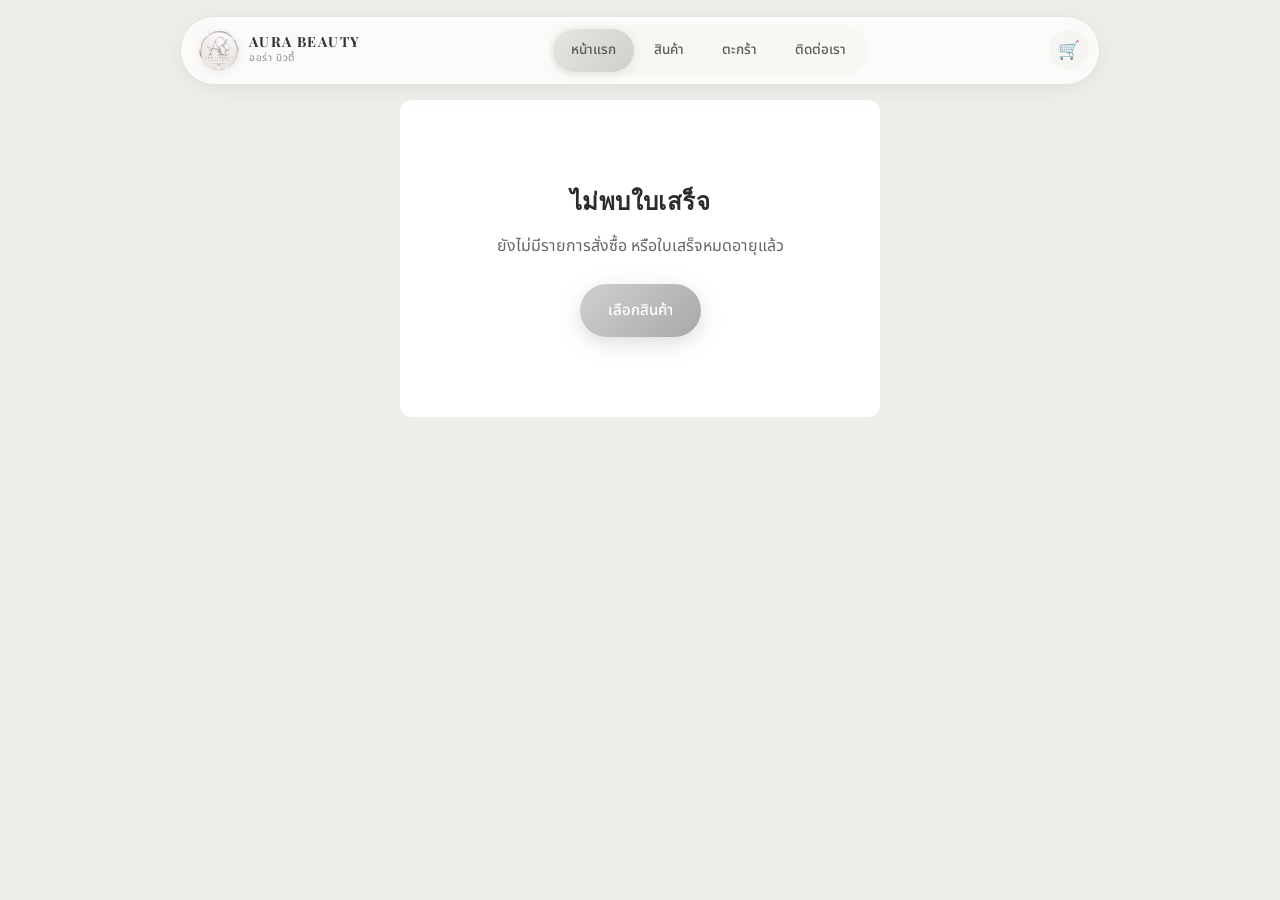
<file: receipt.html>
<!DOCTYPE html>
<html lang="th">
<head>
  <meta charset="UTF-8" />
  <meta name="viewport" content="width=device-width, initial-scale=1.0" />
  <title>ใบเสร็จรับเงิน | Aura Beauty</title>
  <link href="https://fonts.googleapis.com/css2?family=Playfair+Display:wght@400;600;700&family=Noto+Sans+Thai:wght@300;400;500;600;700&display=swap" rel="stylesheet" />
  <link rel="stylesheet" href="style.css" />
  <style>
    .receipt-page {
      padding: 100px 16px 60px;
      background: #f0eeea;
      min-height: 100vh;
    }
    .receipt-paper {
      max-width: 800px;
      margin: 0 auto;
      background: #fff;
      border: 1px solid #ddd;
      box-shadow: 0 8px 40px rgba(0,0,0,0.08);
      padding: 36px 40px 32px;
      position: relative;
      color: #222;
      font-size: 13.5px;
      line-height: 1.55;
    }
    .receipt-top {
      display: flex;
      justify-content: space-between;
      align-items: flex-start;
      gap: 20px;
      margin-bottom: 8px;
    }
    .receipt-brand {
      display: flex;
      align-items: center;
      gap: 14px;
    }
    .receipt-brand img {
      width: 56px;
      height: 56px;
      border-radius: 50%;
      object-fit: cover;
    }
    .receipt-brand h1 {
      font-family: 'Playfair Display', serif;
      font-size: 1.65rem;
      font-weight: 700;
      margin: 0;
      letter-spacing: 0.02em;
      color: #1a1a1a;
    }
    .receipt-brand .sub {
      font-size: 0.95rem;
      color: #666;
      margin-top: 2px;
    }
    .receipt-logo-side {
      width: 72px;
      height: 72px;
      opacity: 0.9;
    }
    .receipt-logo-side img {
      width: 100%;
      height: 100%;
      object-fit: contain;
    }
    .success-bar {
      display: inline-flex;
      align-items: center;
      gap: 6px;
      background: #e8f5e9;
      color: #1b5e20;
      padding: 5px 14px;
      border-radius: 4px;
      font-size: 12px;
      font-weight: 600;
      margin: 12px 0 20px;
    }
    .info-grid {
      display: grid;
      grid-template-columns: 1fr 1fr;
      gap: 8px 28px;
      margin-bottom: 20px;
      font-size: 13px;
    }
    .info-grid .row {
      display: grid;
      grid-template-columns: 110px 1fr;
      gap: 6px;
      padding: 3px 0;
    }
    .info-grid .label {
      color: #555;
      font-weight: 500;
    }
    .info-grid .value {
      color: #111;
    }
    .section-title {
      font-weight: 600;
      font-size: 13px;
      margin: 16px 0 8px;
      color: #333;
      border-bottom: 1px solid #e0e0e0;
      padding-bottom: 4px;
    }
    .items-table {
      width: 100%;
      border-collapse: collapse;
      margin: 12px 0 16px;
      font-size: 13px;
    }
    .items-table th {
      background: #f7f6f4;
      border: 1px solid #d0d0d0;
      padding: 8px 10px;
      font-weight: 600;
      color: #444;
      text-align: center;
    }
    .items-table th:nth-child(2) { text-align: left; }
    .items-table td {
      border: 1px solid #d8d8d8;
      padding: 8px 10px;
      vertical-align: middle;
    }
    .items-table td.num { text-align: center; }
    .items-table td.right { text-align: right; }
    .items-table td.left { text-align: left; }
    .summary-block {
      display: grid;
      grid-template-columns: 1fr 280px;
      gap: 20px;
      margin-top: 8px;
    }
    .notes-box {
      border: 1px solid #ddd;
      min-height: 80px;
      padding: 10px 12px;
      font-size: 13px;
      color: #555;
    }
    .notes-box .title {
      font-weight: 600;
      color: #333;
      margin-bottom: 6px;
    }
    .totals-box {
      border: 1px solid #ddd;
      padding: 0;
    }
    .totals-box .t-row {
      display: flex;
      justify-content: space-between;
      padding: 7px 12px;
      border-bottom: 1px solid #eee;
      font-size: 13px;
    }
    .totals-box .t-row:last-child {
      border-bottom: none;
      background: #f7f6f4;
      font-weight: 700;
      font-size: 14px;
    }
    .pay-section {
      display: grid;
      grid-template-columns: 1fr 1fr;
      gap: 20px;
      margin-top: 20px;
    }
    .pay-box, .note-box {
      border: 1px solid #ddd;
      padding: 12px 14px;
    }
    .pay-box .title, .note-box .title {
      font-weight: 600;
      margin-bottom: 10px;
      font-size: 13px;
    }
    .pay-check {
      display: flex;
      align-items: center;
      gap: 8px;
      margin-bottom: 6px;
      font-size: 13px;
    }
    .pay-check .box {
      width: 14px;
      height: 14px;
      border: 1.5px solid #555;
      border-radius: 2px;
      display: inline-flex;
      align-items: center;
      justify-content: center;
      font-size: 11px;
      flex-shrink: 0;
    }
    .pay-check .box.on {
      background: #333;
      color: #fff;
      border-color: #333;
    }
    .sign-section {
      display: grid;
      grid-template-columns: 1fr 1fr;
      gap: 40px;
      margin-top: 36px;
      padding-top: 8px;
    }
    .sign-block {
      text-align: center;
      font-size: 13px;
    }
    .sign-line {
      border-bottom: 1px solid #333;
      height: 40px;
      margin-bottom: 6px;
    }
    .sign-block .role {
      color: #555;
      margin-bottom: 4px;
    }
    .sign-block .date-line {
      margin-top: 16px;
      color: #555;
    }
    .receipt-actions {
      max-width: 800px;
      margin: 20px auto 0;
      display: flex;
      flex-wrap: wrap;
      gap: 12px;
      justify-content: center;
    }
    .receipt-empty {
      text-align: center;
      padding: 80px 20px;
      background: #fff;
      border-radius: 12px;
      max-width: 480px;
      margin: 0 auto;
    }
    .company-footer {
      margin-top: 24px;
      padding-top: 12px;
      border-top: 1px dashed #ccc;
      font-size: 11px;
      color: #888;
      text-align: center;
    }
    @media print {
      body { background: #fff; }
      header, .receipt-actions, .no-print { display: none !important; }
      .receipt-page { padding: 0; background: #fff; }
      .receipt-paper { box-shadow: none; border: none; max-width: 100%; padding: 20px; }
    }
    @media (max-width: 700px) {
      .receipt-paper { padding: 20px 16px; }
      .info-grid, .summary-block, .pay-section, .sign-section {
        grid-template-columns: 1fr;
      }
      .receipt-top { flex-direction: column; }
    }
  </style>
</head>
<body>
  <header id="header" class="no-print">
    <div class="nav-wrap">
      <a href="index.html" class="logo">
        <img src="image/logo.png" alt="Aura Beauty" class="logo-img" />
        <div class="logo-text">
          <strong>AURA BEAUTY</strong>
          <span>ออร่า บิวตี้</span>
        </div>
      </a>
      <ul class="nav-links" id="navLinks">
        <span class="nav-indicator" id="navIndicator"></span>
        <li><a href="index.html">หน้าแรก</a></li>
        <li><a href="products.html">สินค้า</a></li>
        <li><a href="cart.html">ตะกร้า</a></li>
        <li><a href="contact.html">ติดต่อเรา</a></li>
      </ul>
      <a href="cart.html" class="cart-link">🛒<span class="cart-badge">0</span></a>
      <button class="menu-toggle" id="menuToggle" aria-label="เมนู">
        <span></span><span></span><span></span>
      </button>
    </div>
  </header>

  <section class="receipt-page">
    <div id="receiptRoot"></div>
  </section>

  <script src="cart.js"></script>
  <script src="script.js"></script>
  <script>
    function fmt(n) {
      return Number(n).toLocaleString('th-TH', { minimumFractionDigits: 2, maximumFractionDigits: 2 });
    }

    function renderReceipt() {
      const root = document.getElementById('receiptRoot');
      let order = null;
      try {
        order = JSON.parse(localStorage.getItem('aura_last_order'));
      } catch (e) {}

      if (!order || !order.items || !order.items.length) {
        root.innerHTML = '<div class="receipt-empty"><h1 style="font-family:Playfair Display,serif;margin-bottom:12px;">ไม่พบใบเสร็จ</h1><p style="color:#666;margin-bottom:24px;">ยังไม่มีรายการสั่งซื้อ หรือใบเสร็จหมดอายุแล้ว</p><a href="products.html" class="btn btn-primary">เลือกสินค้า</a></div>';
        return;
      }

      document.title = 'ใบเสร็จ ' + order.orderId + ' | Aura Beauty';

      const subtotal = order.total;
      const vatRate = 0.07;
      const vat = Math.round(subtotal * vatRate * 100) / 100;
      const grand = subtotal + vat;
      const method = order.method || 'promptpay';
      const isCod = method === 'cod' || order.status === 'cod';
      const statusText = isCod ? 'รอชำระปลายทาง' : 'ชำระแล้ว';
      const statusColor = isCod ? '#e65100' : '#1b5e20';
      const successText = isCod
        ? '✓ ยืนยันออเดอร์แล้ว — ชำระเงินเมื่อได้รับสินค้า'
        : '✓ ชำระเงินสำเร็จ / Payment Successful';

      const rows = order.items.map(function(item, i) {
        return '<tr>' +
          '<td class="num">' + (i + 1) + '</td>' +
          '<td class="left">' + item.name + '</td>' +
          '<td class="num">' + item.qty + '</td>' +
          '<td class="right">' + fmt(item.price) + '</td>' +
          '<td class="right">' + fmt(item.subtotal) + '</td>' +
        '</tr>';
      }).join('');

      function check(m) {
        return method === m ? '<span class="box on">✓</span>' : '<span class="box"></span>';
      }

      root.innerHTML =
        '<div class="receipt-paper" id="receiptPrint">' +
          '<div class="receipt-top">' +
            '<div class="receipt-brand">' +
              '<img src="image/logo.png" alt="Aura Beauty" />' +
              '<div>' +
                '<h1>ใบเสร็จรับเงิน</h1>' +
                '<div class="sub">Receipt</div>' +
              '</div>' +
            '</div>' +
            '<div class="receipt-logo-side"><img src="image/logo.png" alt="" /></div>' +
          '</div>' +

          '<div class="success-bar" style="' + (isCod ? 'background:#fff3e0;color:#e65100;' : '') + '">' + successText + '</div>' +

          '<div class="info-grid">' +
            '<div>' +
              '<div class="row"><span class="label">ชื่อลูกค้า</span><span class="value">' + order.customer.name + '</span></div>' +
              '<div class="row"><span class="label">ที่อยู่</span><span class="value">' + order.customer.address + '</span></div>' +
              '<div class="row"><span class="label">เบอร์โทรศัพท์</span><span class="value">' + order.customer.phone + '</span></div>' +
              (order.customer.email ? '<div class="row"><span class="label">อีเมล</span><span class="value">' + order.customer.email + '</span></div>' : '') +
            '</div>' +
            '<div>' +
              '<div class="row"><span class="label">เลขที่</span><span class="value"><strong>' + order.orderId + '</strong></span></div>' +
              '<div class="row"><span class="label">วันที่</span><span class="value">' + order.dateDisplay + '</span></div>' +
              '<div class="row"><span class="label">ผู้ออก</span><span class="value">บริษัท ออร่า บิวตี้ จำกัด</span></div>' +
              '<div class="row"><span class="label">สถานะ</span><span class="value" style="color:' + statusColor + ';font-weight:600;">' + statusText + '</span></div>' +
            '</div>' +
          '</div>' +

          '<div class="section-title">รายการสินค้า</div>' +
          '<table class="items-table">' +
            '<thead>' +
              '<tr>' +
                '<th style="width:48px;">ลำดับ</th>' +
                '<th>รายการสินค้า</th>' +
                '<th style="width:70px;">จำนวน</th>' +
                '<th style="width:100px;">ราคา/หน่วย</th>' +
                '<th style="width:100px;">ราคารวม</th>' +
              '</tr>' +
            '</thead>' +
            '<tbody>' + rows + '</tbody>' +
          '</table>' +

          '<div class="summary-block">' +
            '<div class="notes-box">' +
              '<div class="title">หมายเหตุ</div>' +
              '<div>' + (order.customer.note || '—') + '</div>' +
            '</div>' +
            '<div class="totals-box">' +
              '<div class="t-row"><span>ราคารวม</span><span>' + fmt(subtotal) + '</span></div>' +
              '<div class="t-row"><span>ภาษีมูลค่าเพิ่ม (7%)</span><span>' + fmt(vat) + '</span></div>' +
              '<div class="t-row"><span>ส่วนลด</span><span>0.00</span></div>' +
              '<div class="t-row"><span>จำนวนเงินรวมทั้งสิ้น</span><span>' + fmt(grand) + ' บาท</span></div>' +
            '</div>' +
          '</div>' +

          '<div class="pay-section">' +
            '<div class="pay-box">' +
              '<div class="title">การชำระเงิน</div>' +
              '<div class="pay-check">' + check('promptpay') + ' PromptPay</div>' +
              '<div class="pay-check">' + check('card') + ' บัตรเครดิต / บัตรเดบิต</div>' +
              '<div class="pay-check">' + check('transfer') + ' โอนผ่านบัญชีธนาคาร</div>' +
              '<div class="pay-check">' + check('cod') + ' ชำระปลายทาง (COD)</div>' +
            '</div>' +
            '<div class="note-box">' +
              '<div class="title">ช่องทางที่เลือก</div>' +
              '<div style="font-size:14px;font-weight:600;">' + (order.methodLabel || method) + '</div>' +
              '<div style="margin-top:8px;color:#666;font-size:12px;">อ้างอิงเลขที่ใบเสร็จ: ' + order.orderId + '</div>' +
            '</div>' +
          '</div>' +

          '<div class="sign-section">' +
            '<div class="sign-block">' +
              '<div class="sign-line"></div>' +
              '<div class="role">ผู้รับเงิน</div>' +
              '<div>(................................)</div>' +
              '<div class="date-line">วันที่ ........../........../..........</div>' +
            '</div>' +
            '<div class="sign-block">' +
              '<div class="sign-line"></div>' +
              '<div class="role">ผู้ชำระ</div>' +
              '<div>(' + order.customer.name + ')</div>' +
              '<div class="date-line">วันที่ ........../........../..........</div>' +
            '</div>' +
          '</div>' +

          '<div class="company-footer">' +
            'บริษัท ออร่า บิวตี้ จำกัด · Aura Beauty Co., Ltd.<br/>' +
            'ขอบคุณที่ใช้บริการ · Thank you for your purchase' +
          '</div>' +
        '</div>' +

        '<div class="receipt-actions no-print">' +
          '<button type="button" class="btn btn-primary" onclick="window.print()">พิมพ์ใบเสร็จ</button>' +
          '<a href="products.html" class="btn btn-outline">เลือกซื้อต่อ</a>' +
          '<a href="index.html" class="btn btn-outline">หน้าแรก</a>' +
        '</div>';
    }

    document.addEventListener('DOMContentLoaded', renderReceipt);
  </script>
</body>
</html>
</file>
<file: style.css>
:root {
  --silver: #c0c0c0;
  --silver-light: #e8e8e8;
  --silver-dark: #8a8a8a;
  --white: #ffffff;
  --off-white: #f8f7f5;
  --cream: #f5f3ef;
  --text-dark: #2c2c2c;
  --text-muted: #5a5a5a;
  --accent: #b8b8b8;
  --shadow: 0 10px 40px rgba(0, 0, 0, 0.08);
  --radius: 16px;
}

* {
  margin: 0;
  padding: 0;
  box-sizing: border-box;
}

html {
  scroll-behavior: smooth;
}

body {
  font-family: 'Noto Sans Thai', sans-serif;
  background: var(--off-white);
  color: var(--text-dark);
  line-height: 1.7;
  overflow-x: hidden;
}

h1, h2, h3, h4 {
  font-family: 'Playfair Display', serif;
  font-weight: 600;
  letter-spacing: 0.02em;
}

a {
  text-decoration: none;
  color: inherit;
  transition: all 0.3s ease;
}

img {
  max-width: 100%;
  display: block;
}

.container {
  width: 100%;
  max-width: 1200px;
  margin: 0 auto;
  padding: 0 24px;
}

/* ========== Header – Smooth Pill Nav ========== */
header {
  position: fixed;
  top: 0;
  left: 0;
  right: 0;
  z-index: 1000;
  padding: 16px 24px;
  pointer-events: none;
  transition: padding 0.35s ease;
}

header.scrolled {
  padding: 10px 24px;
}

.nav-wrap {
  position: relative;
  pointer-events: auto;
  max-width: 920px;
  margin: 0 auto;
  display: flex;
  align-items: center;
  justify-content: space-between;
  gap: 12px;
  background: rgba(255, 255, 255, 0.72);
  backdrop-filter: blur(16px) saturate(1.4);
  -webkit-backdrop-filter: blur(16px) saturate(1.4);
  border: 1px solid rgba(192, 192, 192, 0.35);
  border-radius: 100px;
  padding: 8px 10px 8px 14px;
  box-shadow:
    0 4px 24px rgba(0, 0, 0, 0.06),
    0 1px 2px rgba(0, 0, 0, 0.04),
    inset 0 1px 0 rgba(255, 255, 255, 0.8);
  transition: box-shadow 0.35s ease, background 0.35s ease;
}

header.scrolled .nav-wrap {
  background: rgba(255, 255, 255, 0.88);
  box-shadow:
    0 8px 32px rgba(0, 0, 0, 0.08),
    0 1px 2px rgba(0, 0, 0, 0.04);
}

.logo {
  display: flex;
  align-items: center;
  gap: 10px;
  padding: 4px 8px 4px 4px;
  flex-shrink: 0;
}

.logo-img {
  width: 40px;
  height: 40px;
  border-radius: 50%;
  object-fit: cover;
  box-shadow: 0 2px 8px rgba(0,0,0,0.08);
}

.logo-text {
  display: flex;
  flex-direction: column;
}

.logo-text strong {
  font-family: 'Playfair Display', serif;
  font-size: 14px;
  letter-spacing: 0.1em;
  color: #333;
  line-height: 1.2;
}

.logo-text span {
  font-size: 10px;
  color: var(--silver-dark);
  letter-spacing: 0.06em;
}

/* Pill menu */
.nav-links {
  display: flex;
  align-items: center;
  list-style: none;
  position: relative;
  gap: 2px;
  margin: 0;
  padding: 0;
  background: rgba(245, 243, 239, 0.6);
  border-radius: 100px;
  padding: 4px;
}

.nav-links .nav-indicator {
  position: absolute;
  top: 4px;
  left: 0;
  height: calc(100% - 8px);
  border-radius: 100px;
  background: linear-gradient(135deg, #e8e6e2, #d0cec9);
  box-shadow: 0 2px 8px rgba(160,160,160,0.25);
  transition: transform 0.4s cubic-bezier(0.4, 0, 0.2, 1), width 0.4s cubic-bezier(0.4, 0, 0.2, 1);
  z-index: 0;
  pointer-events: none;
}

.nav-links li {
  position: relative;
  z-index: 1;
}

.nav-links a {
  display: block;
  padding: 10px 18px;
  font-size: 13.5px;
  font-weight: 500;
  color: var(--text-muted);
  border-radius: 100px;
  transition: color 0.25s ease;
  white-space: nowrap;
}

.nav-links a:hover {
  color: var(--text-dark);
}

.nav-links a.active {
  color: #2a2a2a;
  font-weight: 600;
}

.nav-cta {
  padding: 10px 20px;
  border: none;
  border-radius: 100px;
  font-size: 13.5px;
  font-weight: 500;
  color: #fff;
  background: linear-gradient(135deg, #c8c6c2, #9a9894);
  box-shadow: 0 4px 14px rgba(140, 138, 134, 0.35);
  transition: all 0.3s ease;
  flex-shrink: 0;
  white-space: nowrap;
}

.nav-cta:hover {
  transform: translateY(-1px);
  box-shadow: 0 6px 18px rgba(140, 138, 134, 0.45);
  background: linear-gradient(135deg, #d0ceca, #a8a6a2);
}

.menu-toggle {
  display: none;
  background: none;
  border: none;
  cursor: pointer;
  width: 36px;
  height: 36px;
  position: relative;
  border-radius: 50%;
  flex-shrink: 0;
}

.menu-toggle span {
  display: block;
  width: 18px;
  height: 2px;
  background: #444;
  position: absolute;
  left: 50%;
  margin-left: -9px;
  transition: all 0.3s ease;
  border-radius: 2px;
}

.menu-toggle span:nth-child(1) { top: 11px; }
.menu-toggle span:nth-child(2) { top: 17px; }
.menu-toggle span:nth-child(3) { top: 23px; }

.menu-toggle.open span:nth-child(1) {
  top: 17px;
  transform: rotate(45deg);
}
.menu-toggle.open span:nth-child(2) {
  opacity: 0;
}
.menu-toggle.open span:nth-child(3) {
  top: 17px;
  transform: rotate(-45deg);
}

/* ========== Hero ========== */
.hero {
  min-height: 100vh;
  display: flex;
  align-items: center;
  position: relative;
  background: linear-gradient(160deg, #ffffff 0%, #f5f4f1 40%, #ebe9e4 100%);
  overflow: hidden;
  padding-top: 80px;
}

.hero::before {
  content: '';
  position: absolute;
  top: -20%;
  right: -10%;
  width: 60%;
  height: 120%;
  background: radial-gradient(ellipse at center, rgba(192,192,192,0.15) 0%, transparent 70%);
  pointer-events: none;
}

.hero-content {
  display: grid;
  grid-template-columns: 1fr 1fr;
  gap: 60px;
  align-items: center;
  position: relative;
  z-index: 1;
}

.hero-text h1 {
  font-size: clamp(2.4rem, 5vw, 3.6rem);
  line-height: 1.25;
  color: #2a2a2a;
  margin-bottom: 20px;
}

.hero-text h1 span {
  display: block;
  font-size: 0.55em;
  font-weight: 400;
  color: var(--silver-dark);
  letter-spacing: 0.15em;
  margin-top: 8px;
}

.hero-text p {
  font-size: 1.1rem;
  color: var(--text-muted);
  max-width: 480px;
  margin-bottom: 36px;
  font-weight: 300;
}

.hero-btns {
  display: flex;
  gap: 16px;
  flex-wrap: wrap;
}

.btn {
  display: inline-flex;
  align-items: center;
  gap: 8px;
  padding: 14px 28px;
  border-radius: 50px;
  font-size: 15px;
  font-weight: 500;
  cursor: pointer;
  transition: all 0.3s ease;
  border: none;
}

.btn-primary {
  background: linear-gradient(135deg, #d0d0d0, #a8a8a8);
  color: #fff;
  box-shadow: 0 6px 20px rgba(160, 160, 160, 0.35);
}

.btn-primary:hover {
  transform: translateY(-2px);
  box-shadow: 0 10px 28px rgba(160, 160, 160, 0.45);
}

.btn-outline {
  background: transparent;
  border: 1.5px solid var(--silver);
  color: #555;
}

.btn-outline:hover {
  background: var(--silver-light);
  border-color: var(--silver-dark);
}

.hero-visual {
  display: flex;
  justify-content: center;
  align-items: center;
  position: relative;
}

.logo-circle {
  width: min(400px, 90%);
  aspect-ratio: 1;
  border-radius: 50%;
  overflow: hidden;
  box-shadow:
    0 0 0 1px #d4d4d4,
    0 0 0 6px #f5f5f5,
    0 20px 60px rgba(0,0,0,0.1);
  position: relative;
  animation: float 6s ease-in-out infinite;
  background: #fff;
}

.logo-circle img {
  width: 100%;
  height: 100%;
  object-fit: cover;
}

@keyframes float {
  0%, 100% { transform: translateY(0); }
  50% { transform: translateY(-12px); }
}

.footer-brand .logo-img {
  width: 56px;
  height: 56px;
  margin-bottom: 16px;
}

/* ========== Page Hero (inner pages) ========== */
.page-hero {
  padding: 140px 0 60px;
  background: linear-gradient(160deg, #ffffff 0%, #f5f4f1 50%, #ebe9e4 100%);
  text-align: center;
}

.page-hero .label {
  display: inline-block;
  font-size: 13px;
  letter-spacing: 0.2em;
  color: var(--silver-dark);
  text-transform: uppercase;
  margin-bottom: 12px;
}

.page-hero h1 {
  font-size: clamp(2rem, 4vw, 2.8rem);
  color: #2a2a2a;
  margin-bottom: 12px;
}

.page-hero p {
  max-width: 520px;
  margin: 0 auto;
  color: var(--text-muted);
  font-weight: 300;
}

/* ========== Section Common ========== */
section {
  padding: 80px 0;
}

.section-header {
  text-align: center;
  margin-bottom: 50px;
}

.section-header .label {
  display: inline-block;
  font-size: 13px;
  letter-spacing: 0.2em;
  color: var(--silver-dark);
  text-transform: uppercase;
  margin-bottom: 12px;
}

.section-header h2 {
  font-size: clamp(1.8rem, 3.5vw, 2.6rem);
  color: #2a2a2a;
  margin-bottom: 16px;
}

.section-header p {
  max-width: 560px;
  margin: 0 auto;
  color: var(--text-muted);
  font-weight: 300;
}

.divider {
  width: 60px;
  height: 2px;
  background: linear-gradient(90deg, transparent, var(--silver), transparent);
  margin: 20px auto 0;
}

/* ========== About ========== */
.about {
  background: var(--white);
}

.about-grid {
  display: grid;
  grid-template-columns: 1fr 1fr;
  gap: 60px;
  align-items: center;
}

.about-image {
  border-radius: var(--radius);
  overflow: hidden;
  box-shadow: var(--shadow);
  background: linear-gradient(145deg, #f0eeea, #e0ded9);
  aspect-ratio: 4/5;
  display: flex;
  align-items: center;
  justify-content: center;
  position: relative;
}

.about-image::before {
  display: none;
}

.about-content h3 {
  font-size: 1.6rem;
  margin-bottom: 20px;
  color: #2a2a2a;
}

.about-content p {
  color: var(--text-muted);
  margin-bottom: 16px;
  font-weight: 300;
}

.about-stats {
  display: grid;
  grid-template-columns: repeat(3, 1fr);
  gap: 20px;
  margin-top: 36px;
}

.stat {
  text-align: center;
  padding: 20px 12px;
  background: var(--off-white);
  border-radius: 12px;
  border: 1px solid rgba(192,192,192,0.25);
}

.stat strong {
  display: block;
  font-family: 'Playfair Display', serif;
  font-size: 1.8rem;
  color: #555;
  margin-bottom: 4px;
}

.stat span {
  font-size: 13px;
  color: var(--text-muted);
}

/* ========== Products ========== */
.products {
  background: var(--cream);
}

.product-grid {
  display: grid;
  grid-template-columns: repeat(auto-fit, minmax(280px, 1fr));
  gap: 28px;
}

.product-card {
  background: var(--white);
  border-radius: var(--radius);
  overflow: hidden;
  box-shadow: var(--shadow);
  transition: transform 0.35s ease, box-shadow 0.35s ease;
  border: 1px solid rgba(192,192,192,0.2);
}

.product-card:hover {
  transform: translateY(-8px);
  box-shadow: 0 20px 50px rgba(0,0,0,0.1);
}

.product-img {
  height: 240px;
  background: #f8f7f5;
  display: flex;
  align-items: center;
  justify-content: center;
  position: relative;
  overflow: hidden;
}

.product-img img {
  width: 100%;
  height: 100%;
  object-fit: contain;
  padding: 16px;
  transition: transform 0.35s ease;
}

.product-card:hover .product-img img {
  transform: scale(1.05);
}

.product-img .icon {
  font-size: 3.5rem;
  opacity: 0.5;
}

.product-badge {
  position: absolute;
  top: 14px;
  right: 14px;
  background: rgba(255,255,255,0.9);
  padding: 4px 12px;
  border-radius: 20px;
  font-size: 11px;
  letter-spacing: 0.05em;
  color: #666;
  border: 1px solid var(--silver-light);
}

.product-body {
  padding: 24px;
}

.product-body h3 {
  font-size: 1.25rem;
  margin-bottom: 8px;
  color: #2a2a2a;
}

.product-body p {
  font-size: 0.95rem;
  color: var(--text-muted);
  font-weight: 300;
  margin-bottom: 16px;
}

.product-meta {
  display: flex;
  justify-content: space-between;
  align-items: center;
}

.product-price {
  font-family: 'Playfair Display', serif;
  font-size: 1.15rem;
  color: #555;
}

.product-link {
  font-size: 13px;
  color: var(--silver-dark);
  font-weight: 500;
  letter-spacing: 0.05em;
}

.product-link:hover {
  color: #333;
}

/* ========== Categories ========== */
.categories {
  background: var(--white);
}

.cat-grid {
  display: grid;
  grid-template-columns: repeat(auto-fit, minmax(160px, 1fr));
  gap: 24px;
}

.cat-card {
  text-align: center;
  padding: 40px 20px;
  border-radius: var(--radius);
  background: var(--off-white);
  border: 1px solid rgba(192,192,192,0.25);
  transition: all 0.3s ease;
}

.cat-card:hover {
  background: #f0eeea;
  border-color: var(--silver);
  transform: translateY(-4px);
}

.cat-icon {
  width: 64px;
  height: 64px;
  margin: 0 auto 18px;
  border-radius: 50%;
  background: linear-gradient(145deg, #ffffff, #e8e8e8);
  border: 1.5px solid var(--silver-light);
  display: flex;
  align-items: center;
  justify-content: center;
  font-size: 1.6rem;
  box-shadow: 0 4px 12px rgba(0,0,0,0.05);
}

.cat-card h3 {
  font-size: 1.1rem;
  margin-bottom: 8px;
  color: #333;
}

.cat-card p {
  font-size: 0.9rem;
  color: var(--text-muted);
  font-weight: 300;
}

/* ========== Why Us ========== */
.why {
  background: linear-gradient(160deg, #f8f7f5 0%, #efece7 100%);
}

.why-grid {
  display: grid;
  grid-template-columns: repeat(3, 1fr);
  gap: 32px;
}

.why-card {
  background: var(--white);
  padding: 36px 28px;
  border-radius: var(--radius);
  box-shadow: var(--shadow);
  border: 1px solid rgba(192,192,192,0.2);
  text-align: center;
}

.why-num {
  font-family: 'Playfair Display', serif;
  font-size: 2.4rem;
  color: var(--silver);
  margin-bottom: 12px;
  line-height: 1;
}

.why-card h3 {
  font-size: 1.2rem;
  margin-bottom: 12px;
  color: #2a2a2a;
}

.why-card p {
  font-size: 0.95rem;
  color: var(--text-muted);
  font-weight: 300;
}

/* ========== CTA ========== */
.cta {
  background: linear-gradient(135deg, #e8e6e2, #d4d2cd);
  text-align: center;
  padding: 80px 24px;
}

.cta h2 {
  font-size: clamp(1.8rem, 3.5vw, 2.4rem);
  color: #2a2a2a;
  margin-bottom: 16px;
}

.cta p {
  color: var(--text-muted);
  max-width: 500px;
  margin: 0 auto 32px;
  font-weight: 300;
}

/* ========== Contact ========== */
.contact {
  background: var(--white);
}

.contact-grid {
  display: grid;
  grid-template-columns: 1fr 1fr;
  gap: 50px;
}

.contact-info h3 {
  font-size: 1.4rem;
  margin-bottom: 24px;
  color: #2a2a2a;
}

.contact-item {
  display: flex;
  gap: 16px;
  margin-bottom: 24px;
  align-items: flex-start;
}

.contact-item .icon {
  width: 44px;
  height: 44px;
  border-radius: 50%;
  background: var(--off-white);
  border: 1px solid var(--silver-light);
  display: flex;
  align-items: center;
  justify-content: center;
  flex-shrink: 0;
  font-size: 1.1rem;
}

.contact-item strong {
  display: block;
  font-size: 0.95rem;
  margin-bottom: 2px;
  color: #333;
}

.contact-item span {
  font-size: 0.9rem;
  color: var(--text-muted);
  font-weight: 300;
}

.contact-form {
  background: var(--off-white);
  padding: 36px;
  border-radius: var(--radius);
  border: 1px solid rgba(192,192,192,0.25);
}

.form-group {
  margin-bottom: 20px;
}

.form-group label {
  display: block;
  font-size: 13px;
  color: var(--text-muted);
  margin-bottom: 6px;
  letter-spacing: 0.03em;
}

.form-group input,
.form-group textarea {
  width: 100%;
  padding: 12px 16px;
  border: 1.5px solid var(--silver-light);
  border-radius: 10px;
  background: var(--white);
  font-family: inherit;
  font-size: 15px;
  color: var(--text-dark);
  transition: border-color 0.3s ease;
  outline: none;
}

.form-group input:focus,
.form-group textarea:focus {
  border-color: var(--silver);
}

.form-group textarea {
  resize: vertical;
  min-height: 120px;
}

/* ========== Footer ========== */
footer {
  background: #2c2c2c;
  color: #ccc;
  padding: 60px 0 30px;
}

.footer-grid {
  display: grid;
  grid-template-columns: 2fr 1fr 1fr 1fr;
  gap: 40px;
  margin-bottom: 40px;
}

.footer-brand p {
  font-size: 0.9rem;
  color: #999;
  font-weight: 300;
  max-width: 280px;
  margin-top: 12px;
}

.footer-col h4 {
  font-size: 1rem;
  color: #eee;
  margin-bottom: 18px;
  letter-spacing: 0.05em;
}

.footer-col ul {
  list-style: none;
}

.footer-col li {
  margin-bottom: 10px;
}

.footer-col a {
  font-size: 0.9rem;
  color: #999;
  font-weight: 300;
}

.footer-col a:hover {
  color: var(--silver);
}

.footer-bottom {
  border-top: 1px solid #444;
  padding-top: 24px;
  display: flex;
  justify-content: space-between;
  align-items: center;
  flex-wrap: wrap;
  gap: 12px;
}

.footer-bottom p {
  font-size: 0.85rem;
  color: #777;
}

.socials {
  display: flex;
  gap: 12px;
}

.socials a {
  width: 36px;
  height: 36px;
  border-radius: 50%;
  border: 1px solid #555;
  display: flex;
  align-items: center;
  justify-content: center;
  font-size: 0.9rem;
  color: #aaa;
  transition: all 0.3s ease;
}

.socials a:hover {
  border-color: var(--silver);
  color: var(--silver);
  background: rgba(192,192,192,0.1);
}



/* ========== Lang Toggle ========== */
.lang-switch {
  display: flex;
  gap: 2px;
  background: rgba(245,243,239,0.7);
  border-radius: 100px;
  padding: 3px;
  flex-shrink: 0;
}
.lang-btn {
  border: none;
  background: transparent;
  padding: 6px 10px;
  border-radius: 100px;
  font-size: 12px;
  font-weight: 600;
  color: var(--text-muted);
  cursor: pointer;
  font-family: inherit;
  transition: all 0.2s;
}
.lang-btn.active {
  background: #fff;
  color: #333;
  box-shadow: 0 1px 4px rgba(0,0,0,0.08);
}

/* ========== Cart Badge ========== */
.cart-link {
  position: relative;
  display: flex;
  align-items: center;
  justify-content: center;
  width: 40px;
  height: 40px;
  border-radius: 50%;
  background: rgba(245,243,239,0.7);
  font-size: 1.1rem;
  flex-shrink: 0;
  transition: background 0.2s;
}
.cart-link:hover { background: #ebe9e4; }
.cart-badge {
  position: absolute;
  top: -2px;
  right: -2px;
  min-width: 18px;
  height: 18px;
  background: linear-gradient(135deg, #c8c6c2, #8a8884);
  color: #fff;
  font-size: 10px;
  font-weight: 700;
  border-radius: 50%;
  display: none;
  align-items: center;
  justify-content: center;
  padding: 0 4px;
}

/* ========== Toast ========== */
.aura-toast {
  position: fixed;
  bottom: 28px;
  left: 50%;
  transform: translateX(-50%) translateY(20px);
  background: #2c2c2c;
  color: #fff;
  padding: 12px 24px;
  border-radius: 100px;
  font-size: 14px;
  opacity: 0;
  pointer-events: none;
  transition: all 0.3s ease;
  z-index: 9999;
  box-shadow: 0 8px 30px rgba(0,0,0,0.2);
}
.aura-toast.show {
  opacity: 1;
  transform: translateX(-50%) translateY(0);
}

/* ========== Product Toolbar ========== */
.product-toolbar {
  display: flex;
  flex-wrap: wrap;
  gap: 12px;
  margin-bottom: 28px;
  align-items: center;
}
.search-box {
  flex: 1;
  min-width: 200px;
  position: relative;
}
.search-box input {
  width: 100%;
  padding: 12px 16px 12px 42px;
  border: 1.5px solid var(--silver-light);
  border-radius: 100px;
  font-family: inherit;
  font-size: 14px;
  background: #fff;
  outline: none;
  transition: border-color 0.2s;
}
.search-box input:focus { border-color: var(--silver); }
.search-box::before {
  content: '🔍';
  position: absolute;
  left: 14px;
  top: 50%;
  transform: translateY(-50%);
  font-size: 14px;
  opacity: 0.5;
}
.price-filter {
  display: flex;
  gap: 6px;
  flex-wrap: wrap;
}
.price-filter button {
  padding: 8px 14px;
  border: 1.5px solid var(--silver-light);
  border-radius: 100px;
  background: #fff;
  font-family: inherit;
  font-size: 13px;
  color: var(--text-muted);
  cursor: pointer;
  transition: all 0.2s;
}
.price-filter button.active,
.price-filter button:hover {
  border-color: var(--silver-dark);
  background: #f0eeea;
  color: #333;
}

.product-actions {
  display: flex;
  gap: 8px;
  margin-top: 12px;
}
.btn-cart {
  flex: 1;
  padding: 10px 14px;
  border: none;
  border-radius: 100px;
  background: linear-gradient(135deg, #d0d0d0, #a8a8a8);
  color: #fff;
  font-family: inherit;
  font-size: 13px;
  font-weight: 500;
  cursor: pointer;
  transition: all 0.25s;
}
.btn-cart:hover {
  transform: translateY(-1px);
  box-shadow: 0 4px 14px rgba(160,160,160,0.4);
}
.btn-inquire {
  padding: 10px 14px;
  border: 1.5px solid var(--silver);
  border-radius: 100px;
  background: transparent;
  color: #555;
  font-family: inherit;
  font-size: 13px;
  font-weight: 500;
  cursor: pointer;
  text-decoration: none;
  display: inline-flex;
  align-items: center;
}
.btn-inquire:hover { background: var(--silver-light); }

/* ========== Cart Page ========== */
.cart-layout {
  display: grid;
  grid-template-columns: 1fr 360px;
  gap: 36px;
  align-items: start;
}
.cart-item {
  display: grid;
  grid-template-columns: 80px 1fr auto auto auto;
  gap: 16px;
  align-items: center;
  padding: 16px 0;
  border-bottom: 1px solid rgba(192,192,192,0.3);
}
.cart-item-img {
  width: 80px;
  height: 80px;
  object-fit: contain;
  background: #f8f7f5;
  border-radius: 12px;
  padding: 6px;
}
.cart-item-info h3 {
  font-size: 1rem;
  margin-bottom: 4px;
}
.cart-item-price {
  color: var(--text-muted);
  font-size: 0.9rem;
}
.cart-item-qty {
  display: flex;
  align-items: center;
  gap: 8px;
  background: var(--off-white);
  border-radius: 100px;
  padding: 4px;
}
.cart-item-qty button {
  width: 28px;
  height: 28px;
  border: none;
  border-radius: 50%;
  background: #fff;
  cursor: pointer;
  font-size: 16px;
  color: #555;
  box-shadow: 0 1px 3px rgba(0,0,0,0.06);
}
.cart-item-qty span {
  min-width: 24px;
  text-align: center;
  font-weight: 500;
}
.cart-item-sub {
  font-family: 'Playfair Display', serif;
  font-size: 1.05rem;
  min-width: 70px;
  text-align: right;
}
.cart-item-remove {
  border: none;
  background: none;
  font-size: 1.4rem;
  color: #999;
  cursor: pointer;
  padding: 4px 8px;
}
.cart-item-remove:hover { color: #c44; }
.cart-summary {
  background: var(--white);
  border: 1px solid rgba(192,192,192,0.25);
  border-radius: var(--radius);
  padding: 28px;
  box-shadow: var(--shadow);
  position: sticky;
  top: 100px;
}
.cart-summary h3 {
  margin-bottom: 16px;
  font-size: 1.2rem;
}
.cart-total-row {
  display: flex;
  justify-content: space-between;
  font-size: 1.15rem;
  margin-bottom: 20px;
  padding-bottom: 16px;
  border-bottom: 1px solid rgba(192,192,192,0.3);
}
.cart-total-row strong {
  font-family: 'Playfair Display', serif;
}
.cart-channels {
  display: flex;
  flex-direction: column;
  gap: 10px;
  margin-top: 16px;
}
.cart-channels a {
  display: block;
  text-align: center;
  padding: 12px;
  border-radius: 100px;
  font-size: 14px;
  font-weight: 500;
  border: 1.5px solid var(--silver-light);
  transition: all 0.2s;
}
.cart-channels a:hover {
  background: var(--off-white);
  border-color: var(--silver);
}
.cart-channels a.line-btn {
  background: #06C755;
  color: #fff;
  border-color: #06C755;
}
.cart-channels a.shopee-btn {
  background: #ee4d2d;
  color: #fff;
  border-color: #ee4d2d;
}
.cart-channels a.lazada-btn {
  background: #0f146d;
  color: #fff;
  border-color: #0f146d;
}
.cart-empty-box {
  text-align: center;
  padding: 60px 20px;
  color: var(--text-muted);
}
.cart-empty-box a {
  display: inline-block;
  margin-top: 16px;
}

/* ========== Blog ========== */
.blog-grid {
  display: grid;
  grid-template-columns: repeat(auto-fit, minmax(300px, 1fr));
  gap: 28px;
}
.blog-card {
  background: var(--white);
  border-radius: var(--radius);
  overflow: hidden;
  border: 1px solid rgba(192,192,192,0.2);
  box-shadow: var(--shadow);
  transition: transform 0.3s, box-shadow 0.3s;
}
.blog-card:hover {
  transform: translateY(-6px);
  box-shadow: 0 16px 40px rgba(0,0,0,0.1);
}
.blog-card-img {
  height: 180px;
  background: linear-gradient(160deg, #f5f3ef, #e8e6e1);
  display: flex;
  align-items: center;
  justify-content: center;
  font-size: 3rem;
  opacity: 0.7;
}
.blog-card-body {
  padding: 24px;
}
.blog-card-body .date {
  font-size: 12px;
  color: var(--silver-dark);
  letter-spacing: 0.05em;
  margin-bottom: 8px;
}
.blog-card-body h3 {
  font-size: 1.2rem;
  margin-bottom: 10px;
  color: #2a2a2a;
}
.blog-card-body p {
  font-size: 0.95rem;
  color: var(--text-muted);
  font-weight: 300;
  margin-bottom: 14px;
}
.blog-card-body a {
  font-size: 13px;
  font-weight: 500;
  color: var(--silver-dark);
}
.blog-card-body a:hover { color: #333; }

.article-content {
  max-width: 720px;
  margin: 0 auto;
  background: var(--white);
  padding: 40px;
  border-radius: var(--radius);
  box-shadow: var(--shadow);
}
.article-content h2 {
  margin: 28px 0 12px;
  font-size: 1.4rem;
}
.article-content p {
  color: var(--text-muted);
  font-weight: 300;
  margin-bottom: 14px;
}
.article-content ul {
  margin: 12px 0 20px 24px;
  color: var(--text-muted);
}
.article-content li { margin-bottom: 6px; }

@media (max-width: 900px) {
  .cart-layout { grid-template-columns: 1fr; }
  .cart-item {
    grid-template-columns: 64px 1fr;
    gap: 10px;
  }
  .cart-item-qty, .cart-item-sub, .cart-item-remove {
    grid-column: 2;
  }
  .cart-item-qty { justify-self: start; }
}
@media (max-width: 768px) {
  .lang-switch { display: none; }
  .nav-wrap .lang-switch.mobile-show { display: flex; }
}
/* ========== Category Filter ========== */
.cat-filter {
  grid-template-columns: repeat(auto-fit, minmax(140px, 1fr));
}

.cat-btn {
  cursor: pointer;
  font-family: inherit;
  border: 1px solid rgba(192,192,192,0.25);
  background: var(--off-white);
}

.cat-btn.active {
  background: #f0eeea;
  border-color: var(--silver);
  box-shadow: 0 4px 16px rgba(0,0,0,0.06);
}

.cat-btn.active h3 {
  color: #222;
}

.product-cat-tag {
  display: inline-block;
  font-size: 11px;
  letter-spacing: 0.06em;
  color: var(--silver-dark);
  background: var(--off-white);
  border: 1px solid var(--silver-light);
  padding: 2px 10px;
  border-radius: 20px;
  margin-bottom: 8px;
}

.product-card.hidden {
  display: none;
}

/* ========== Responsive ========== */
@media (max-width: 992px) {
  .hero-content {
    grid-template-columns: 1fr;
    text-align: center;
    gap: 40px;
  }

  .hero-text p {
    margin-left: auto;
    margin-right: auto;
  }

  .hero-btns {
    justify-content: center;
  }

  .about-grid,
  .contact-grid {
    grid-template-columns: 1fr;
  }

  .cat-grid {
    grid-template-columns: repeat(2, 1fr);
  }

  .why-grid {
    grid-template-columns: 1fr;
  }

  .footer-grid {
    grid-template-columns: 1fr 1fr;
  }
}

@media (max-width: 768px) {
  header {
    padding: 12px 16px;
  }

  .nav-wrap {
    padding: 8px 10px;
    border-radius: 20px;
  }

  .logo-text {
    display: none;
  }

  .nav-links {
    display: none;
  }

  .nav-cta {
    display: none;
  }

  .menu-toggle {
    display: block;
  }

  .nav-links.open {
    display: flex;
    flex-direction: column;
    position: absolute;
    top: calc(100% + 10px);
    left: 0;
    right: 0;
    background: rgba(255,255,255,0.96);
    backdrop-filter: blur(16px);
    padding: 12px;
    gap: 4px;
    border-radius: 20px;
    border: 1px solid rgba(192,192,192,0.35);
    box-shadow: 0 12px 40px rgba(0,0,0,0.1);
  }

  .nav-links.open .nav-indicator {
    display: none;
  }

  .nav-links.open a {
    padding: 14px 18px;
    text-align: center;
  }

  .about-stats {
    grid-template-columns: 1fr;
  }

  .cat-grid {
    grid-template-columns: 1fr;
  }

  .footer-grid {
    grid-template-columns: 1fr;
  }
}

/* ========== Payment methods ========== */
.pay-methods {
  display: flex;
  flex-direction: column;
  gap: 8px;
  margin-bottom: 20px;
}
.pay-option {
  cursor: pointer;
  display: block;
}
.pay-option input {
  position: absolute;
  opacity: 0;
  pointer-events: none;
}
.pay-option-box {
  display: flex;
  align-items: center;
  gap: 12px;
  padding: 12px 14px;
  border: 1.5px solid var(--silver-light);
  border-radius: 12px;
  background: #fff;
  transition: all 0.2s;
}
.pay-option input:checked + .pay-option-box {
  border-color: var(--silver-dark);
  background: #f5f3ef;
  box-shadow: 0 2px 10px rgba(0,0,0,0.05);
}
.pay-option-box:hover {
  border-color: var(--silver);
}
.pay-icon {
  font-size: 1.4rem;
  flex-shrink: 0;
}
.pay-option-box strong {
  display: block;
  font-size: 0.95rem;
  color: #333;
}
.pay-option-box small {
  display: block;
  font-size: 12px;
  color: var(--text-muted);
  margin-top: 2px;
}
.pay-submit-btn {
  width: 100%;
  justify-content: center;
  padding: 14px 24px;
  font-size: 15px;
}
.pay-submit-btn:disabled {
  opacity: 0.7;
  cursor: wait;
}

/* Stock badges */
.stock-badge {
  display: inline-block;
  font-size: 12px;
  font-weight: 500;
  padding: 3px 10px;
  border-radius: 100px;
  margin: 8px 0 4px;
}
.stock-ok { background: #e8f5e9; color: #2e7d32; }
.stock-low { background: #fff3e0; color: #e65100; }
.stock-out { background: #ffebee; color: #c62828; }
.pd-stock {
  margin: 8px 0 16px;
  font-size: 14px;
  font-weight: 500;
}
</file>
